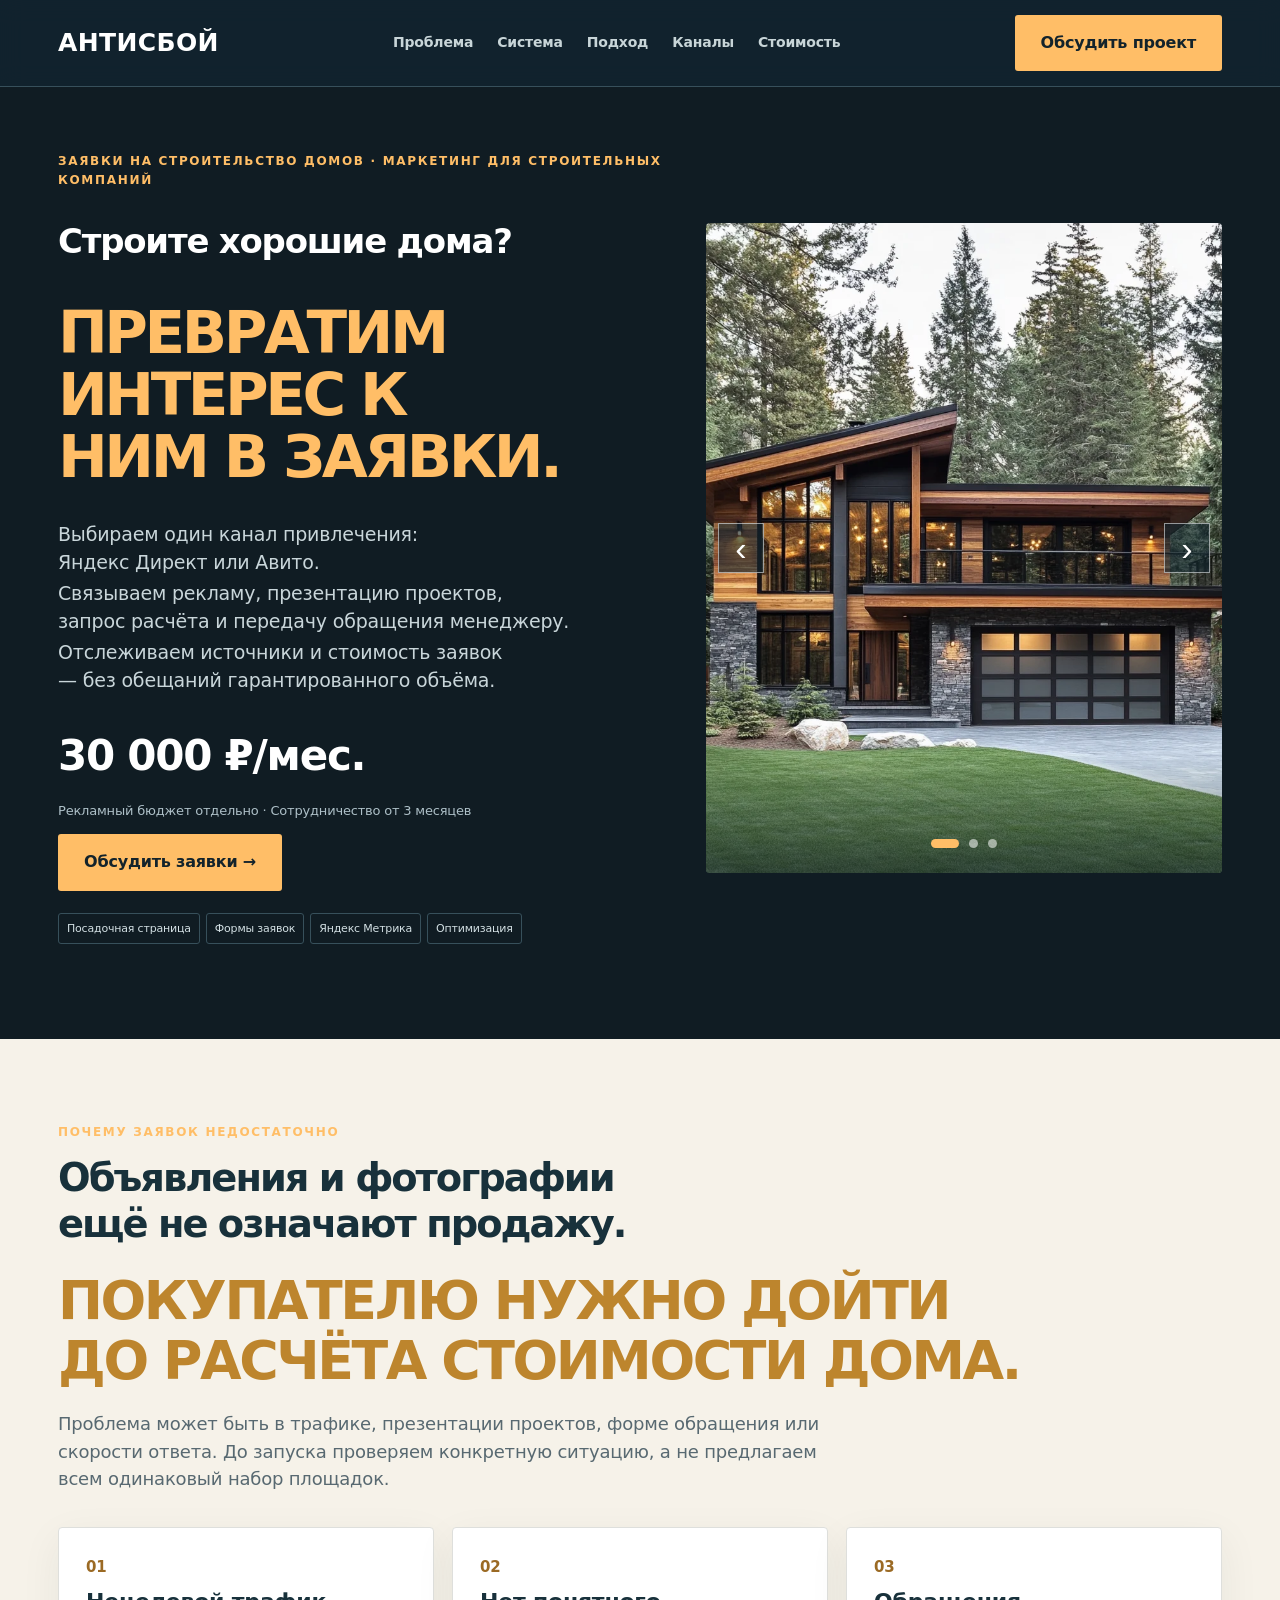
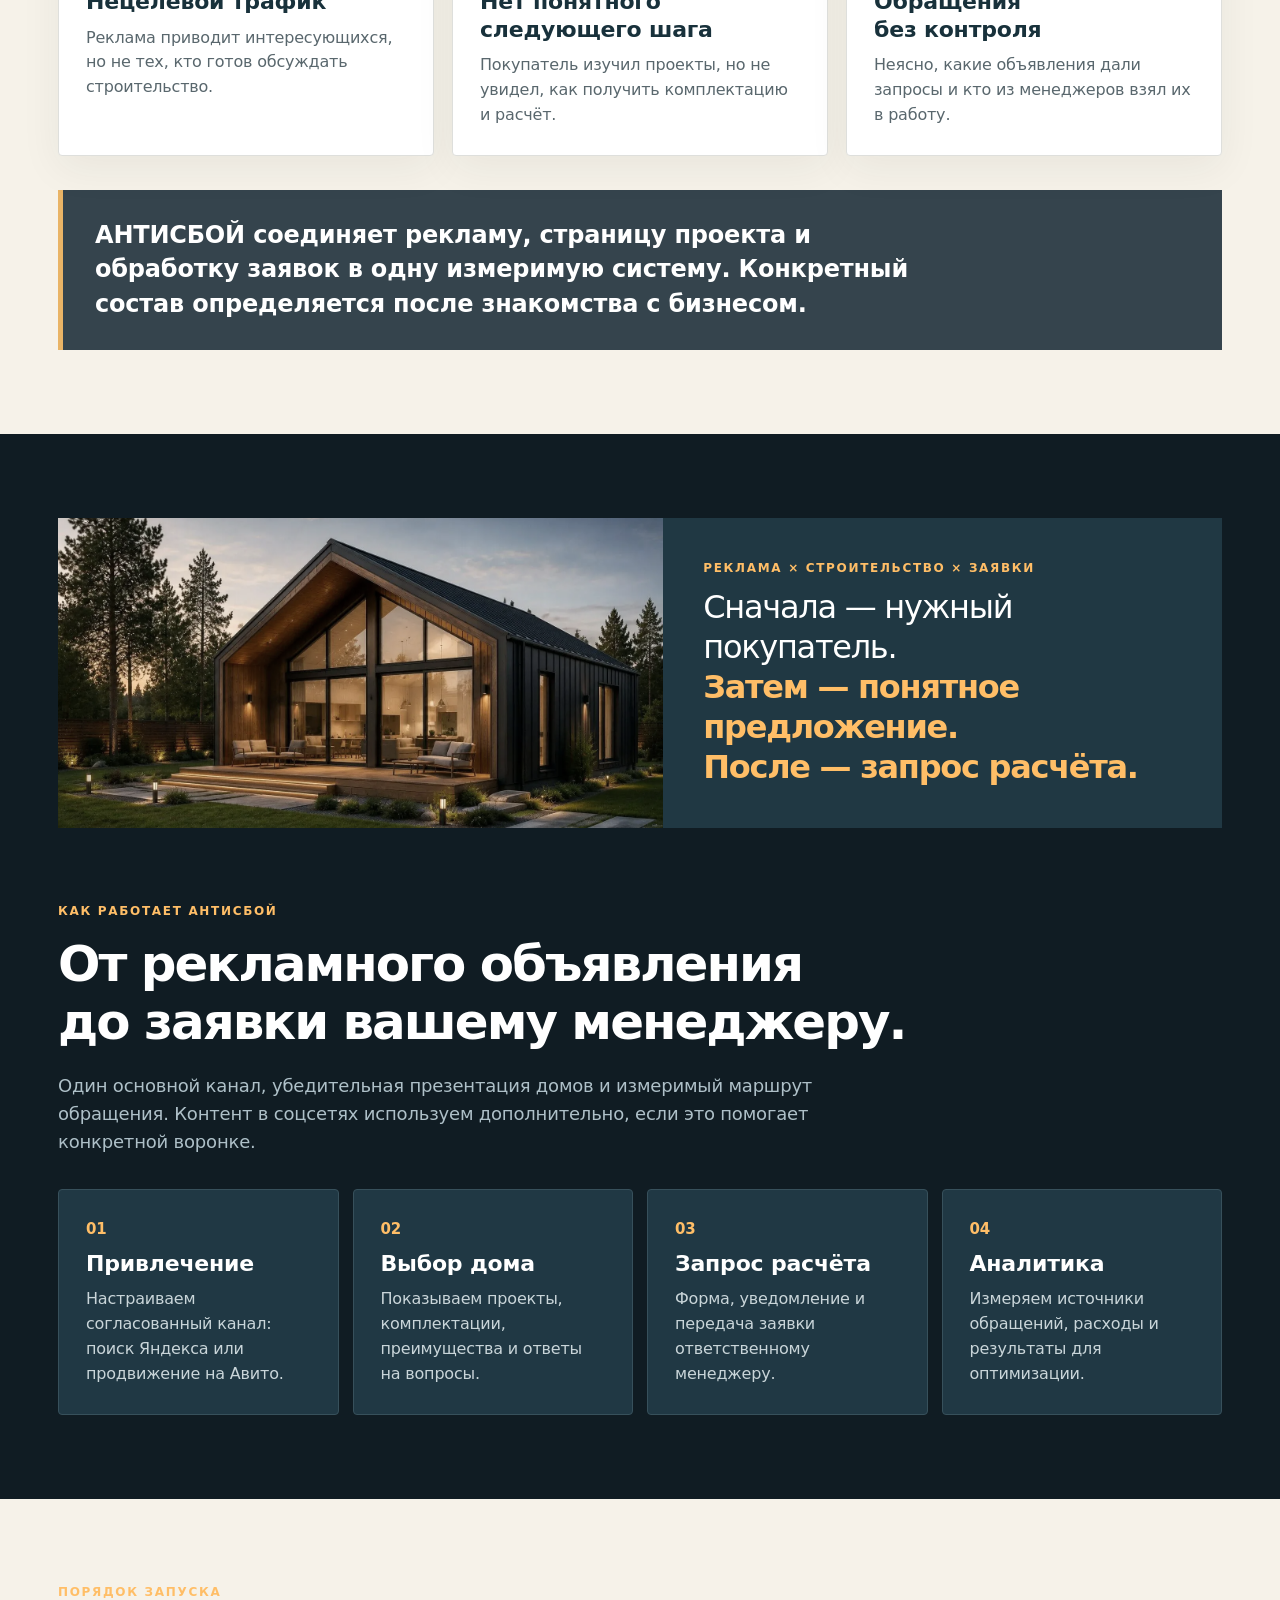
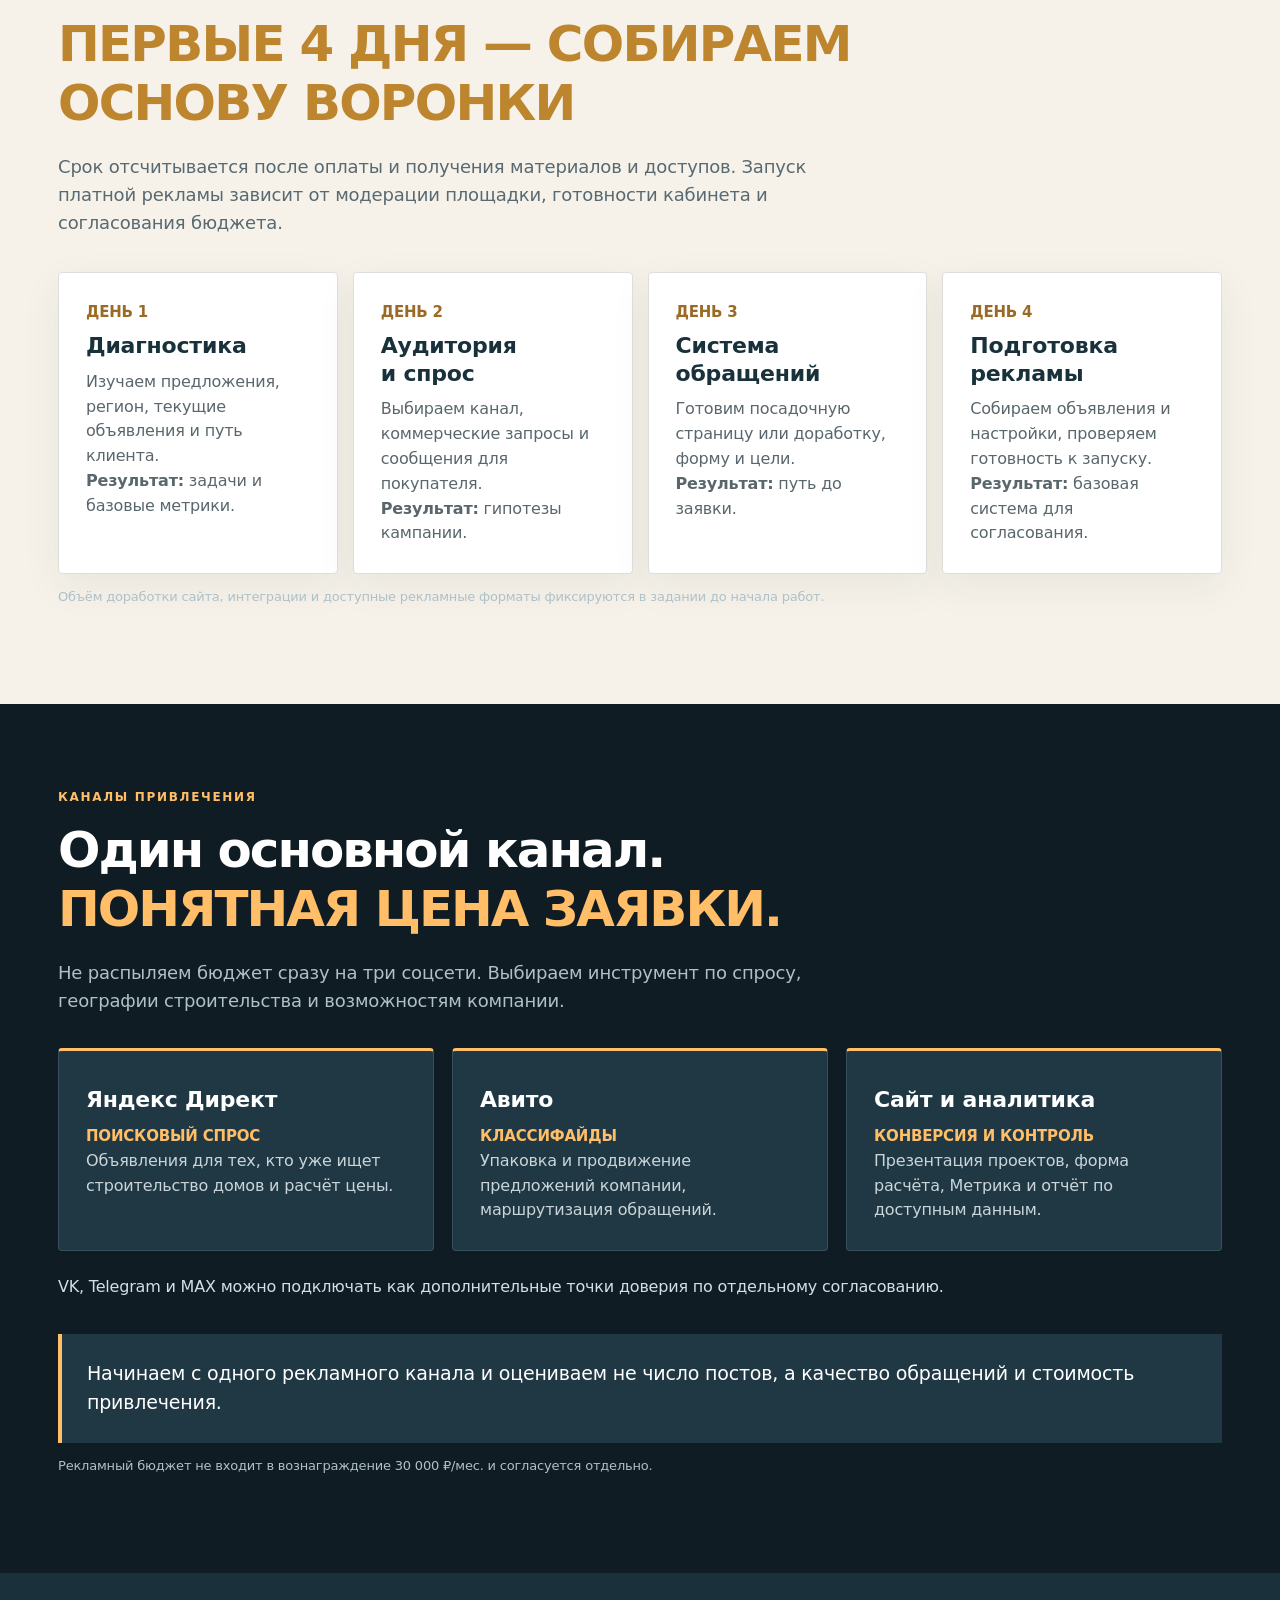
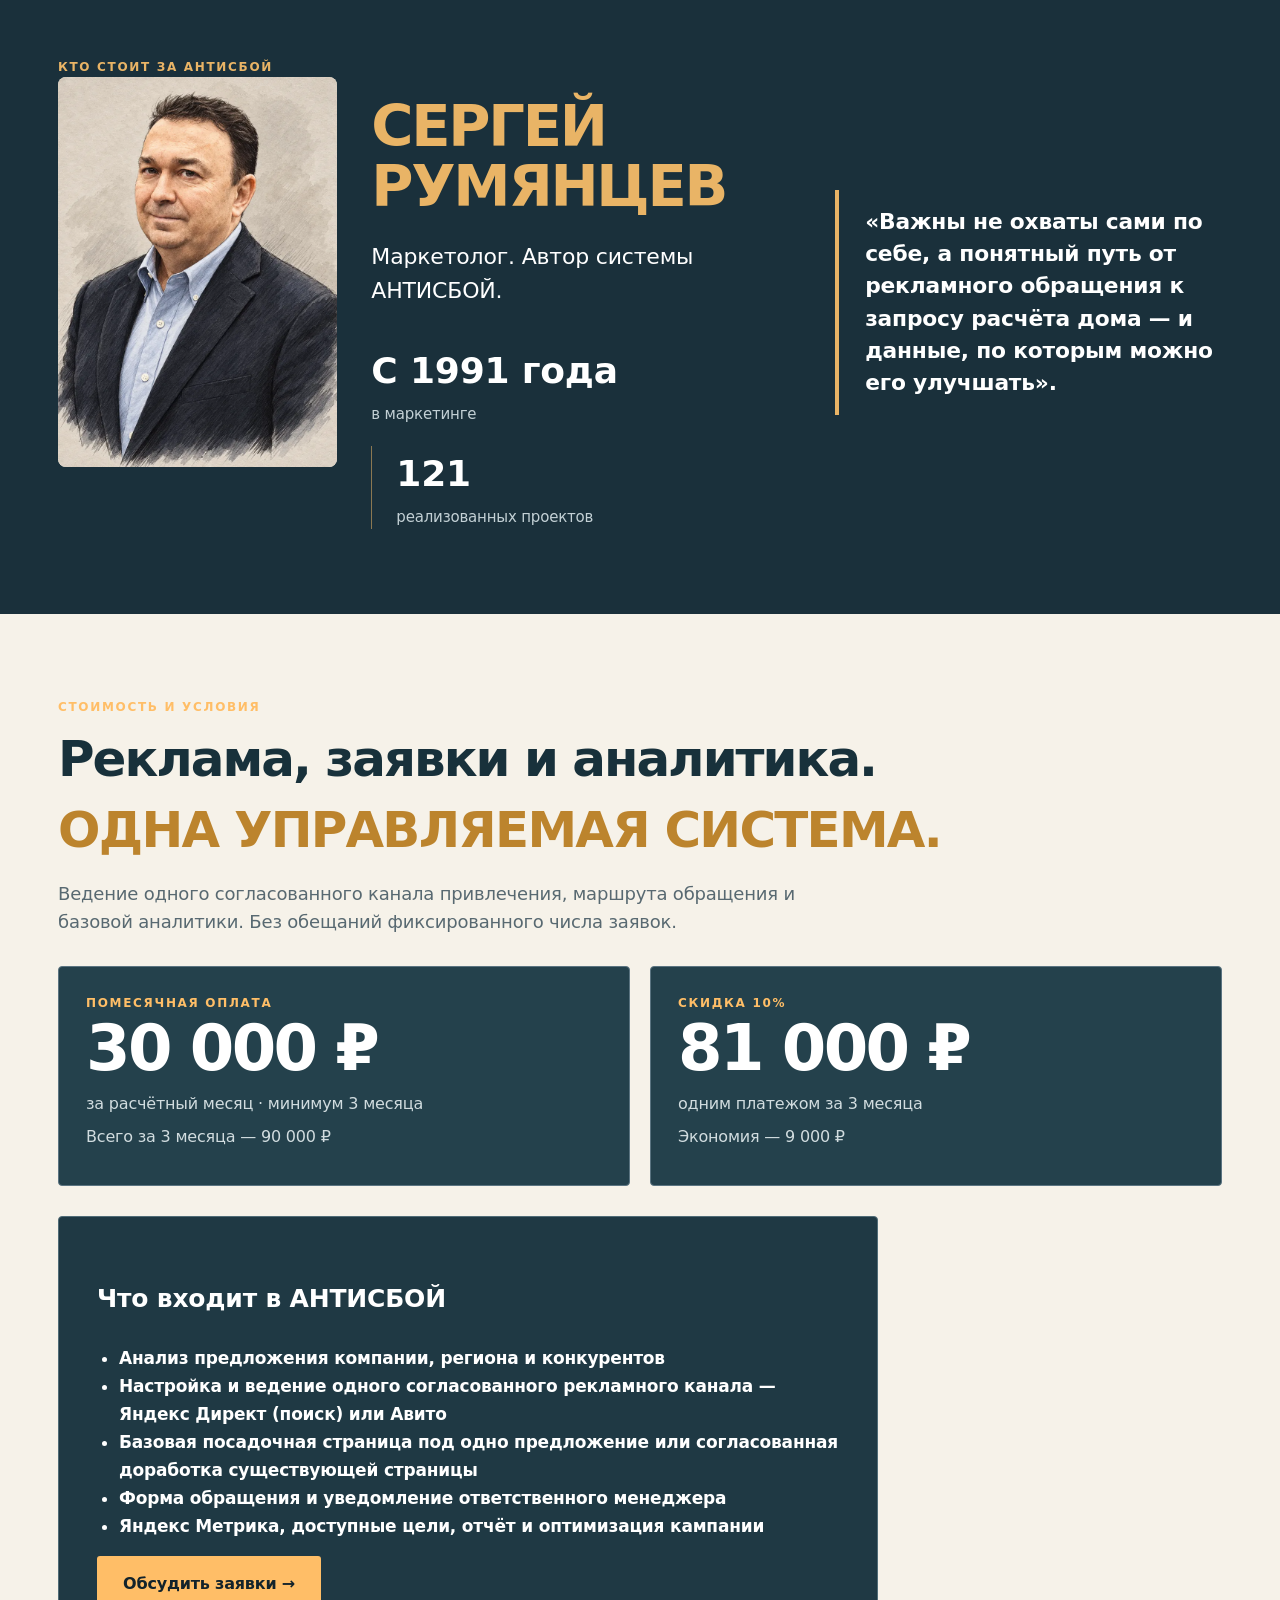
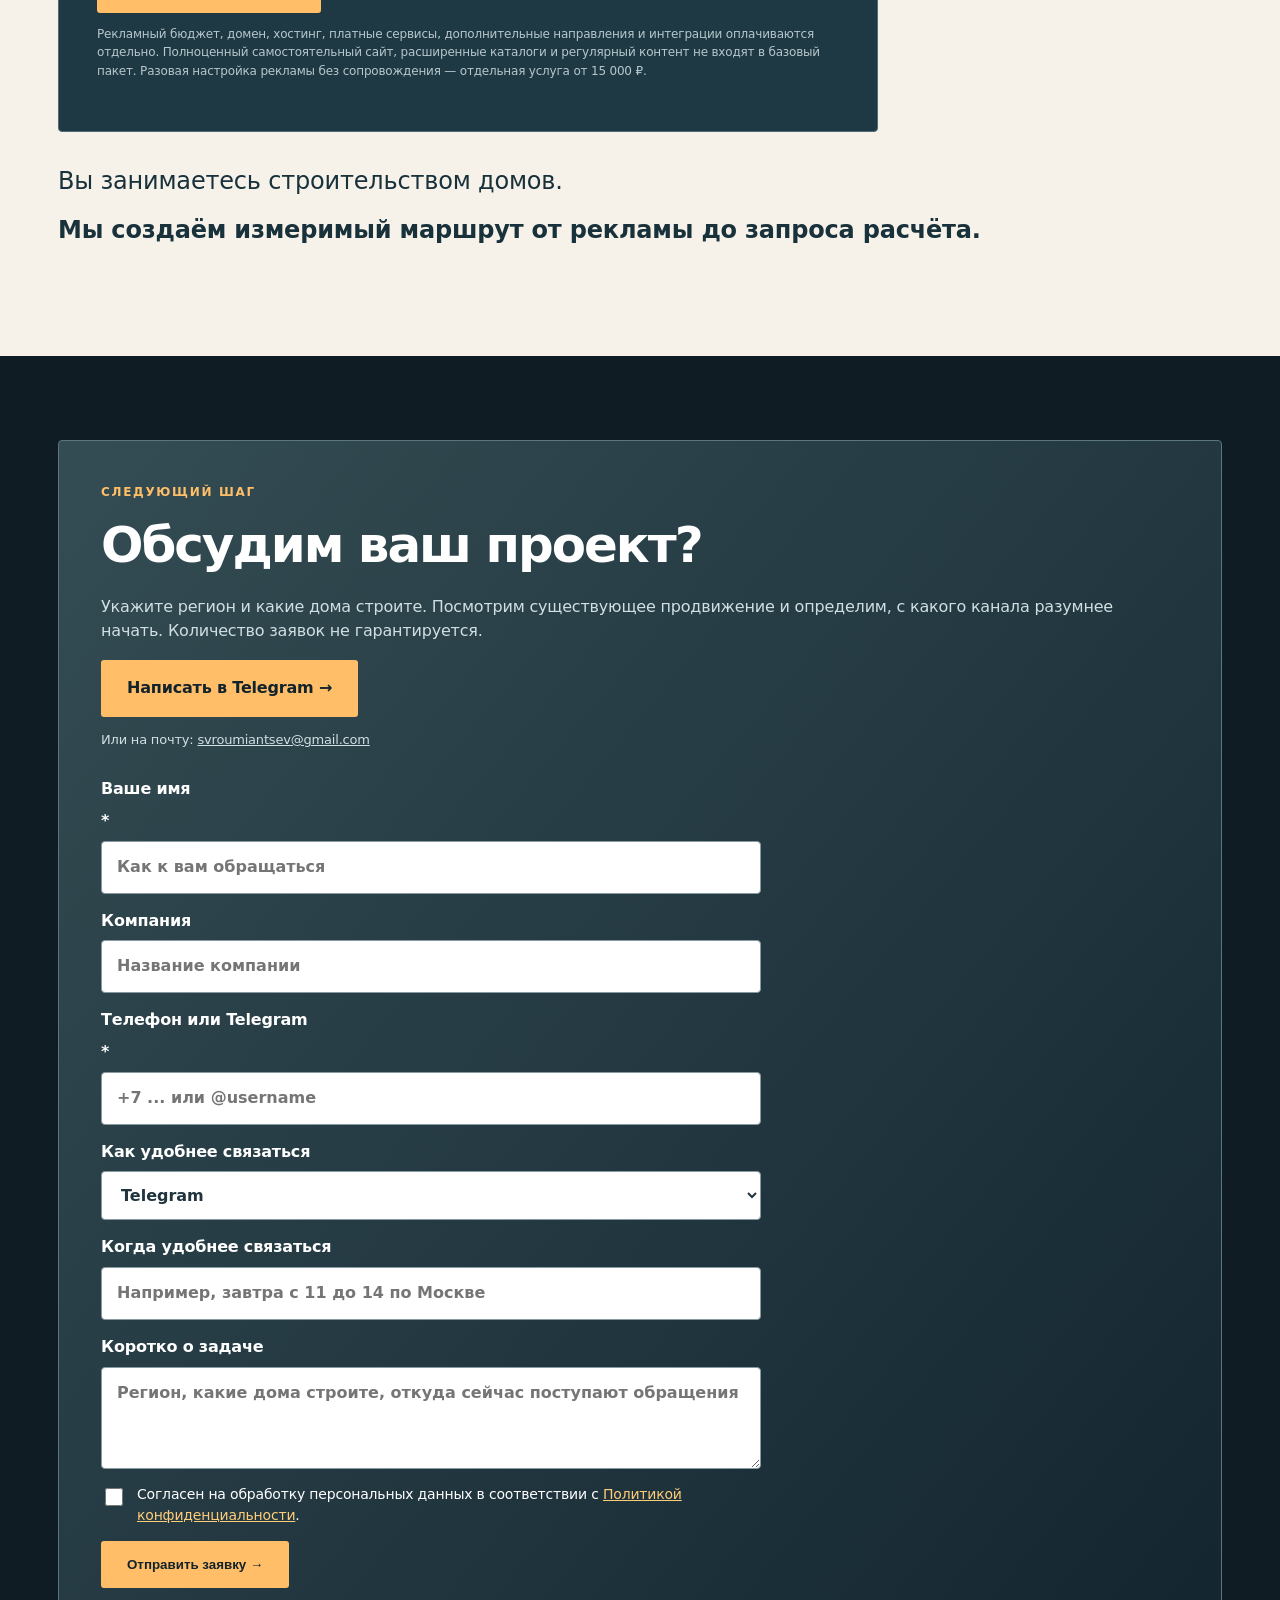
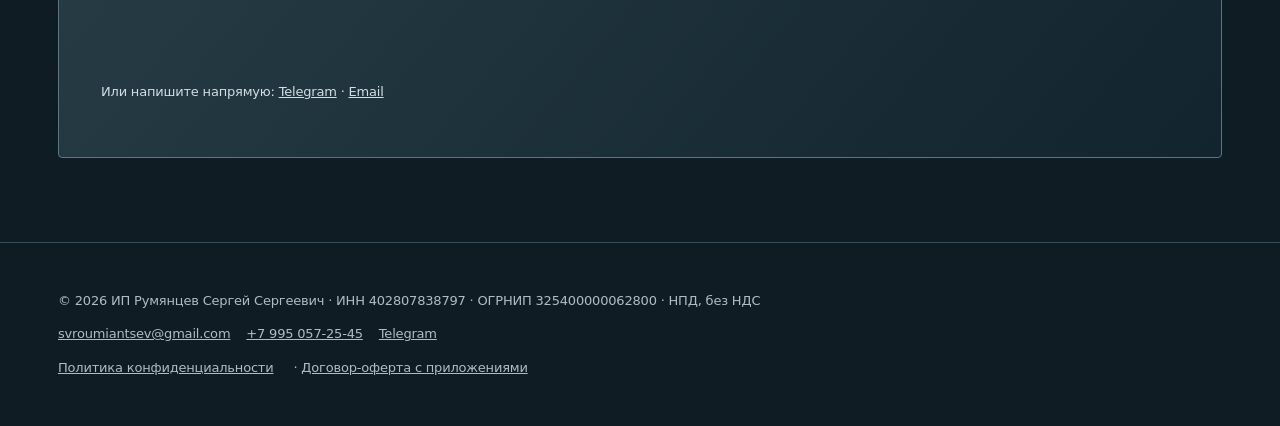
<file: index.html>
<!doctype html>
<html lang="ru"><head><meta name="yandex-verification" content="2708bbfb1cf5a9b8" /><meta charset="utf-8"><meta name="viewport" content="width=device-width,initial-scale=1"><title>АНТИСБОЙ — заявки на строительство домов: реклама и аналитика</title><meta name="description" content="Привлечение и контроль заявок на строительство домов: один рекламный канал, посадочная страница, формы и аналитика. АНТИСБОЙ — от 30 000 ₽/мес., рекламный бюджет отдельно."><link rel="canonical" href="https://antisboy.ru/"><meta name="robots" content="index,follow,max-image-preview:large"><meta property="og:type" content="website"><meta property="og:locale" content="ru_RU"><meta property="og:site_name" content="АНТИСБОЙ"><meta property="og:title" content="АНТИСБОЙ — заявки на строительство домов"><meta property="og:description" content="Реклама, посадочная страница, заявки и аналитика для строительных компаний. Первый этап — после согласования задачи и доступов."><meta property="og:url" content="https://antisboy.ru/"><meta name="twitter:card" content="summary"><meta name="theme-color" content="#12242e"><style>
:root{--bg:#12242e;--bg2:#1d3540;--cream:#f4f1e9;--muted:#aec0c8;--gold:#e9b466;--line:#37505b}*{box-sizing:border-box}html{scroll-behavior:smooth}body{margin:0;background:var(--bg);color:#fff;font:16px/1.55 system-ui,-apple-system,'Segoe UI',Arial,sans-serif}a{color:inherit}header{position:sticky;top:0;z-index:5;background:#12242ef0;border-bottom:1px solid var(--line);backdrop-filter:blur(12px)}.wrap{max-width:1140px;margin:auto;padding:0 28px}.top{height:76px;display:flex;align-items:center;justify-content:space-between;gap:20px}.brand{font-weight:900;letter-spacing:.09em;font-size:20px;text-decoration:none}.nav{display:flex;gap:24px}.nav a{text-decoration:none;color:#c8d5d8;font-size:14px}.btn{background:var(--gold);color:#13232b;text-decoration:none;padding:15px 22px;border-radius:7px;display:inline-block;font-weight:800;border:0;cursor:pointer}.btn.alt{background:transparent;color:#fff;border:1px solid #8299a4}.hero{min-height:730px;display:grid;grid-template-columns:1.15fr .85fr;align-items:center;gap:55px;padding-top:84px;padding-bottom:95px}.eyebrow{color:var(--gold);text-transform:uppercase;letter-spacing:.16em;font-size:12px;font-weight:800}.hero h1{font-size:clamp(38px,5vw,69px);line-height:1.08;letter-spacing:-.045em;margin:25px 0}.gold{color:var(--gold)}.lead{color:#c9d6da;font-size:20px}.hero-art{border:1px solid #51707b;border-radius:14px;aspect-ratio:4/5;overflow:hidden;position:relative;background:linear-gradient(160deg,#334e50 0%,#1e353b 50%,#091b24 100%);box-shadow:0 30px 70px #06101890}.house{position:absolute;inset:32% 8% 12%;background:linear-gradient(180deg,#475d65 0 22%,#1b2a2e 22% 100%);clip-path:polygon(0 22%,48% 0,100% 22%,100% 100%,0 100%);border-bottom:15px solid #10252e}.house:before{content:"";position:absolute;top:40%;left:10%;width:80%;height:40%;background:repeating-linear-gradient(90deg,#d8b777 0 16%,#273d48 16% 21%);box-shadow:0 0 40px #ecc27950}.art-note{position:absolute;bottom:24px;left:25px;background:#12242ee3;padding:12px 16px;font-size:13px;border-left:3px solid var(--gold)}.price{font-size:35px;font-weight:850;letter-spacing:-.03em;margin:25px 0 0}.small{color:var(--muted);font-size:13px}.chips{display:flex;flex-wrap:wrap;gap:10px;margin-top:22px}.chips span{border:1px solid var(--line);border-radius:20px;padding:6px 12px;font-size:13px;color:#d3e0e4}section{padding:84px 0}section h2{font-size:clamp(29px,3.3vw,44px);line-height:1.18;letter-spacing:-.025em;margin:14px 0 20px}.sub{color:var(--muted);font-size:18px;max-width:780px}.light{background:var(--cream);color:#18313b}.light .sub{color:#586971}.grid3{display:grid;grid-template-columns:repeat(3,1fr);gap:18px;margin-top:34px}.grid4{display:grid;grid-template-columns:repeat(4,1fr);gap:14px;margin-top:33px}.tile{padding:27px;border:1px solid var(--line);border-radius:10px;background:#203844}.light .tile{background:#fff;border-color:#dedfdc}.tile h3{margin:8px 0 10px;font-size:21px;line-height:1.25}.tile p{margin:0;color:#c9d5d9}.light .tile p{color:#59676d}.n{color:var(--gold);font-weight:900;font-size:15px}.light .n{color:#9b6a24}.statement{margin-top:34px;padding:25px;background:#203844;border-left:4px solid var(--gold);font-size:19px}.steps{display:grid;grid-template-columns:repeat(4,1fr);gap:15px;margin-top:35px}.steps .tile{min-height:250px}.mini{font-size:13px;color:var(--muted)}.channel{border-top:3px solid var(--gold)}.plans{display:grid;grid-template-columns:1fr 1fr;gap:20px;margin:30px 0}.plan{background:#24414c;border:1px solid #5b7481;padding:27px;border-radius:10px}.plan strong{font-size:38px}.plan p{color:#d1dcdf;margin:8px 0}.offer{max-width:820px;background:#1f3944;border:1px solid #506c77;padding:38px;border-radius:15px}.offer ul{padding-left:22px;line-height:2}.offer .fine{font-size:12px;color:#b6c7cc}.faq{display:grid;grid-template-columns:1fr 1fr;gap:22px}.contact{background:linear-gradient(130deg,#344c53,#12242e);padding:42px;border-radius:14px;border:1px solid #5b7581}.contact p{color:#d0dfe2}footer{border-top:1px solid var(--line);padding:35px 0;color:#aebdc4;font-size:13px}footer a{margin-right:16px}.notice{padding:12px;background:#e9b466;color:#1b2c33;text-align:center;font-size:13px;font-weight:700}.consent{display:flex;gap:10px;align-items:flex-start;font-size:13px;color:#d0dfe2;margin-top:16px}.consent input{margin-top:4px}.form{display:grid;gap:12px;margin-top:20px}.form input,.form textarea{width:100%;background:#102733;color:white;border:1px solid #708894;border-radius:6px;padding:13px;font:inherit}.form button:disabled{opacity:.5;cursor:not-allowed}@media(max-width:800px){.nav{display:none}.hero{grid-template-columns:1fr;padding-top:46px}.hero-art{aspect-ratio:16/10}.grid3,.grid4,.steps,.plans,.faq{grid-template-columns:1fr}section{padding:58px 0}.wrap{padding:0 19px}.top{height:65px}.hero h1{font-size:39px}}

/* Editorial upgrade — original design inspired by the clarity of US home-builder agency sites */
:root{--bg:#101c23;--bg2:#1a303c;--gold:#ffbe67;--cream:#f6f2e9}
body{font-family:Inter,system-ui,-apple-system,"Segoe UI",Arial,sans-serif;letter-spacing:-.012em}
.wrap{max-width:1220px}.top{height:86px}.brand{font-size:25px;letter-spacing:.015em}.nav a{font-weight:600}
.btn{border-radius:3px;padding:16px 26px;transition:transform .2s,background .2s}.btn:hover{transform:translateY(-2px);background:#ffd193}
.hero{grid-template-columns:1.06fr .94fr;gap:35px;min-height:750px;padding-top:65px}
.hero h1{font-size:clamp(47px,5.3vw,76px);line-height:1.035;letter-spacing:-.058em;margin:30px 0}
.hero .lead{max-width:570px;line-height:1.58}
.eyebrow{letter-spacing:.14em}
.hero-photo{position:relative;margin:0;height:660px;overflow:hidden;border-radius:3px;background:#30434a}
.hero-photo:before{content:"";position:absolute;inset:0;background:linear-gradient(180deg,transparent 58%,#08151ed9);z-index:1}
.hero-photo img{width:100%;height:100%;object-fit:cover;object-position:50% 50%;display:block;filter:saturate(.78) contrast(1.07)}
.hero-photo figcaption{position:absolute;bottom:28px;left:25px;right:25px;z-index:2;display:flex;justify-content:space-between;align-items:center;gap:10px;font-size:12px;font-weight:750;letter-spacing:.09em}
.photo-label{color:#fff}.photo-number{color:#ffcc85}
.chips span{border-radius:3px}.tile{border-radius:4px}.tile h3{font-size:22px}
section h2{font-size:clamp(33px,3.9vw,52px);letter-spacing:-.04em;max-width:1010px}
.editorial-band{display:grid;grid-template-columns: 52% 48%;background:#203843;min-height:290px;margin-bottom:74px;overflow:hidden}
.editorial-band>img{width:100%;height:310px;object-fit:cover;filter:saturate(.75)}
.editorial-band>div{display:flex;flex-direction:column;justify-content:center;padding:30px 40px}
.editorial-band p{font-size:clamp(23px,2.5vw,34px);line-height:1.25;letter-spacing:-.04em;margin:10px 0 0}
.editorial-band strong{color:var(--gold)}
.light .tile{box-shadow:0 12px 40px #192b3210}.price{font-size:42px}
.plan{border-radius:4px}.offer{border-radius:4px}.contact{border-radius:4px}
@media(max-width:900px){.hero{grid-template-columns:1fr;padding-top:44px}.hero-photo{height:440px}.editorial-band{grid-template-columns:1fr}.editorial-band>img{height:250px}.editorial-band>div{padding:26px}}
@media(max-width:600px){.top{height:68px}.brand{font-size:22px}.hero h1{font-size:clamp(37px,10vw,51px)}.hero-photo{height:370px}.editorial-band{margin-bottom:45px}.hero{gap:30px}.hero .lead{font-size:18px}}

/* First-screen composition, October 2026 */
.hero{grid-template-columns:minmax(0,1.08fr) minmax(0,.92fr);gap:42px;min-height:780px;align-items:center}
.hero-copy{min-width:0}
.hero h1{margin:32px 0 32px;line-height:1.11}
.hero-premise{display:block;font-size:clamp(25px,2.65vw,37px);font-weight:650;line-height:1.24;letter-spacing:-.035em;max-width:620px}
.hero-impact{display:block;color:var(--gold);font-size:clamp(42px,4.65vw,66px);font-weight:900;line-height:1.04;letter-spacing:-.058em;margin-top:39px;max-width:670px}
.hero-offer{display:flex;flex-direction:column;gap:3px;margin:0 0 28px;line-height:1.48!important;font-size:clamp(16px,1.55vw,19px)!important;max-width:660px!important}
.hero-offer span{display:block}
.house-gallery{display:grid;grid-template-columns:1fr 1fr;grid-template-rows:minmax(320px,1.9fr) minmax(170px,1fr) auto;gap:11px;min-width:0;align-self:stretch;padding:44px 0 30px}
.house-gallery figure{margin:0;position:relative;overflow:hidden;border-radius:3px;background:#344a54;min-height:0}
.house-gallery-main{grid-column:1/-1}
.house-gallery img{display:block;width:100%;height:100%;object-fit:cover;filter:saturate(.83) contrast(1.04);transition:transform .5s}
.house-gallery figure:hover img{transform:scale(1.025)}
.house-gallery figcaption{position:absolute;bottom:0;left:0;right:0;padding:30px 15px 12px;background:linear-gradient(transparent,#07151abb);font-size:11px;color:#fff;font-weight:800;letter-spacing:.085em}
.gallery-note{grid-column:1/-1;color:#aebfc8;font-size:11px;margin:0;text-align:right}
@media(max-width:1050px){.hero{grid-template-columns:1fr;gap:10px}.house-gallery{padding:10px 0 24px;grid-template-rows:340px 180px auto}.hero-impact{font-size:clamp(45px,7vw,70px)}}
@media(max-width:600px){.hero-premise{font-size:26px}.hero-impact{font-size:clamp(40px,10vw,56px);margin-top:32px}.hero h1{margin:24px 0 29px}.hero-offer{font-size:16px!important;gap:10px}.house-gallery{grid-template-rows:230px 140px auto;gap:7px}.house-gallery figcaption{font-size:9px;padding:24px 9px 8px}}
/* Three-image hero slider */
.hero-slider{height:650px;position:relative;overflow:hidden;border-radius:4px;background:#273d47;isolation:isolate;align-self:center;min-width:0}
.hero-slides,.hero-slide{position:absolute;inset:0;margin:0}
.hero-slide{opacity:0;transition:opacity .65s ease;pointer-events:none}
.hero-slide.active{opacity:1;z-index:1;pointer-events:auto}
.hero-slide img{display:block;width:100%;height:100%;object-fit:cover}
.hero-slider:after{content:"";position:absolute;bottom:0;left:0;right:0;height:120px;background:linear-gradient(transparent,#0c1a2299);pointer-events:none;z-index:2}
.slide-arrow{position:absolute;top:50%;transform:translateY(-50%);z-index:3;border:1px solid #fff8;background:#12263099;color:#fff;font-size:34px;line-height:1;width:46px;height:50px;cursor:pointer}
.slide-arrow:hover{background:#122630e8}.slide-arrow.prev{left:12px}.slide-arrow.next{right:12px}
.slide-dots{position:absolute;left:0;right:0;bottom:25px;display:flex;justify-content:center;gap:10px;z-index:3}
.slide-dots button{width:9px;height:9px;border:0;border-radius:50%;padding:0;background:#ffffff8c;cursor:pointer}
.slide-dots button.active{width:28px;border-radius:9px;background:#ffbe67}
@media(max-width:1050px){.hero-slider{height:460px;align-self:stretch}}
@media(max-width:600px){.hero-slider{height:335px}.slide-arrow{height:42px;width:36px}}
@media(prefers-reduced-motion:reduce){.hero-slide{transition:none}}
.problem-headline{display:flex;flex-direction:column;gap:24px;max-width:1120px!important}.problem-intro{font-size:clamp(28px,3vw,41px);font-weight:650;color:#18313b;line-height:1.2}.problem-accent{font-size:clamp(34px,4.2vw,56px);font-weight:900;letter-spacing:-.045em;line-height:1.1;color:#bd852d}.problem-statement{background:#35444d!important;border-left:5px solid #e9b466!important;color:#fff!important;font-size:clamp(18px,2vw,24px)!important;font-weight:750;line-height:1.45;padding:28px 32px!important}.problem-statement strong{color:#fff}@media(max-width:600px){.problem-headline{gap:19px}.problem-statement{padding:22px!important}}
/* Prevent orphaned short prepositions and improve headline line breaks */
h1,h2,h3,.problem-statement,.hero-offer{text-wrap:balance}
.process-headline-accent{color:#bd852d;font-weight:900;letter-spacing:-.035em;display:block}.channel-accent{color:#ffbe67;font-weight:900}.other-platforms{color:#d1e0e5;margin:24px 0 0;font-size:16px}.price-title-accent{display:block;color:#bc842d;font-weight:900;margin-top:12px;letter-spacing:-.035em}.plans .plan strong{display:block;color:#fff;font-size:clamp(45px,5vw,66px);font-weight:900;line-height:1.12;letter-spacing:-.04em}.offer h3,.offer li{color:#fff}.offer h3{font-weight:850;font-size:25px}.offer li{font-size:17px;font-weight:550;line-height:1.65}.price-closing{margin-top:32px;font-size:clamp(18px,2vw,24px);line-height:1.45}.price-closing strong{display:block;margin-top:15px;font-weight:850;max-width:1050px}@media(max-width:600px){.plans .plan strong{font-size:47px}.offer li{font-size:16px}}
.author-section{background:#1a303b;color:#fff;padding:85px 0}.author-section .eyebrow{color:#e9b466}.author-layout{display:grid;grid-template-columns:1.1fr .9fr;gap:60px;align-items:center}.author-title{font-size:clamp(34px,4.5vw,58px);line-height:1.05;letter-spacing:-.04em;font-weight:900;color:#e9b466;margin:20px 0}.author-subtitle{font-size:22px;color:#fff}.author-facts{display:flex;gap:45px;flex-wrap:wrap;margin-top:35px}.author-facts div{display:flex;flex-direction:column;gap:4px}.author-facts strong{font-size:clamp(25px,3vw,36px);font-weight:850;color:#fff}.author-facts span{color:#c3d0d5;font-size:15px}.author-quote{border-left:4px solid #e9b466;padding:16px 0 16px 26px;margin:0;font-size:clamp(19px,2vw,25px);font-weight:650;line-height:1.48;color:#fff}@media(max-width:750px){.author-section{padding:60px 0}.author-layout{grid-template-columns:1fr;gap:35px}.author-facts{gap:24px}}
.author-layout{grid-template-columns:minmax(190px,.65fr) minmax(240px,1fr) minmax(220px,.9fr);gap:34px}.author-portrait{overflow:hidden;border-radius:8px;background:#eee8dd;align-self:stretch;max-height:390px}.author-portrait img{display:block;width:100%;height:100%;object-fit:cover;object-position:center 15%}.author-details{min-width:0}.author-facts{gap:20px}.author-quote{font-size:clamp(17px,1.7vw,23px)}@media(max-width:950px){.author-layout{grid-template-columns:minmax(180px,.65fr) 1fr}.author-quote{grid-column:1/-1}.author-portrait{max-height:430px}}@media(max-width:600px){.author-layout{grid-template-columns:1fr}.author-portrait{max-width:340px;max-height:425px}.author-quote{grid-column:auto}}
.author-facts>div+div{border-left:1px solid rgba(233,180,102,.55);padding-left:24px}@media(max-width:600px){.author-facts>div+div{padding-left:18px}}
.lead-form{display:grid;gap:15px;max-width:660px;margin:27px 0}.lead-form label{display:grid;gap:7px;font-weight:650;color:#fff}.lead-form input:not([type=checkbox]),.lead-form textarea,.lead-form select{width:100%;padding:13px 15px;border:1px solid #8999a1;border-radius:4px;background:#fff;color:#20343e;font:inherit}.lead-form .lead-consent{display:flex;align-items:flex-start;gap:11px;font-size:14px;line-height:1.5;font-weight:400}.lead-consent input{margin-top:4px;width:18px;height:18px;flex-shrink:0}.lead-form .lead-consent a{color:#ffcc79}.lead-hp{position:absolute;left:-99999px;height:0;overflow:hidden}.lead-form button{justify-self:start}.lead-form button:disabled{opacity:.65;cursor:wait}#lead-status{min-height:20px;font-weight:600}
.hero .chips{flex-wrap:nowrap;gap:6px;max-width:100%}.hero .chips span{font-size:11px;white-space:nowrap;padding:6px 8px;flex:0 0 auto}@media(max-width:1050px){.hero .chips{flex-wrap:wrap}.hero .chips span{font-size:12px}}@media(min-width:1051px) and (max-width:1200px){.hero .chips span{font-size:10px;padding:6px 6px}}
</style><script>(function(m,e,t,r,i,k,a){m[i]=m[i]||function(){(m[i].a=m[i].a||[]).push(arguments)};m[i].l=1*new Date();k=e.createElement(t);a=e.getElementsByTagName(t)[0];k.async=1;k.src=r;a.parentNode.insertBefore(k,a)})(window,document,"script","https://mc.yandex.ru/metrika/tag.js","ym");ym(113901349,"init",{clickmap:true,trackLinks:true,accurateTrackBounce:true,webvisor:false});</script>
</head><body>

<header><div class="wrap top"><a class="brand" href="#top">АНТИСБОЙ</a><nav class="nav"><a href="#problems">Проблема</a><a href="#system">Система</a><a href="#process">Подход</a><a href="#channels">Каналы</a><a href="#price">Стоимость</a></nav><a href="#contact" class="btn">Обсудить проект</a></div></header>
<main>
<div class="wrap"><section class="hero" id="top"><div class="hero-copy"><div class="eyebrow">Заявки на строительство домов · маркетинг для строительных компаний</div><h1><span class="hero-premise">Строите хорошие дома?</span><span class="hero-impact">ПРЕВРАТИМ ИНТЕРЕС К НИМ В ЗАЯВКИ.</span></h1><p class="lead hero-offer"><span>Выбираем один канал привлечения: Яндекс Директ или Авито.</span><span>Связываем рекламу, презентацию проектов, запрос расчёта и передачу обращения менеджеру.</span><span>Отслеживаем источники и стоимость заявок — без обещаний гарантированного объёма.</span></p><p class="price">30 000 ₽/мес.</p><p class="small">Рекламный бюджет отдельно · Сотрудничество от 3 месяцев</p><a class="btn" href="#contact">Обсудить заявки →</a><div class="chips"><span>Посадочная страница</span><span>Формы заявок</span><span>Яндекс Метрика</span><span>Оптимизация</span></div></div><div class="hero-slider" aria-label="Фотографии загородных домов" tabindex="0"><div class="hero-slides"><figure class="hero-slide active"><img src="assets/antisboy-house-1.webp" alt="Современный загородный дом в лесу" fetchpriority="high"></figure><figure class="hero-slide"><img src="assets/antisboy-house-2.webp" alt="Современный барнхаус с панорамными окнами" loading="lazy"></figure><figure class="hero-slide"><img src="assets/antisboy-house-3.webp" alt="Современный двухэтажный загородный дом" loading="lazy"></figure></div><button class="slide-arrow prev" type="button" aria-label="Предыдущая фотография">‹</button><button class="slide-arrow next" type="button" aria-label="Следующая фотография">›</button><div class="slide-dots" aria-label="Выбор фотографии"><button class="active" type="button" aria-label="Фотография 1" aria-current="true"></button><button type="button" aria-label="Фотография 2"></button><button type="button" aria-label="Фотография 3"></button></div></div></section></div>
<section class="light" id="problems"><div class="wrap"><div class="eyebrow">Почему заявок недостаточно</div><h2 class="problem-headline"><span class="problem-intro">Объявления и фотографии ещё не означают продажу.</span><span class="problem-accent">ПОКУПАТЕЛЮ НУЖНО ДОЙТИ ДО РАСЧЁТА СТОИМОСТИ ДОМА.</span></h2><p class="sub">Проблема может быть в трафике, презентации проектов, форме обращения или скорости ответа. До запуска проверяем конкретную ситуацию, а не предлагаем всем одинаковый набор площадок.</p><div class="grid3"><div class="tile"><span class="n">01</span><h3>Нецелевой трафик</h3><p>Реклама приводит интересующихся, но не тех, кто готов обсуждать строительство.</p></div><div class="tile"><span class="n">02</span><h3>Нет понятного следующего шага</h3><p>Покупатель изучил проекты, но не увидел, как получить комплектацию и расчёт.</p></div><div class="tile"><span class="n">03</span><h3>Обращения без контроля</h3><p>Неясно, какие объявления дали запросы и кто из менеджеров взял их в работу.</p></div></div><div class="statement problem-statement">АНТИСБОЙ соединяет <strong>рекламу, страницу проекта и обработку заявок</strong> в одну измеримую систему. Конкретный состав определяется после знакомства с бизнесом.</div></div></section>
<section id="system"><div class="wrap"><div class="editorial-band"><img src="assets/antisboy-house-2.webp" loading="lazy" alt="Загородный дом с современной архитектурой"><div><span class="eyebrow">РЕКЛАМА × СТРОИТЕЛЬСТВО × ЗАЯВКИ</span><p>Сначала — нужный покупатель.<br><strong>Затем — понятное предложение.<br>После — запрос расчёта.</strong></p></div></div><div class="eyebrow">Как работает АНТИСБОЙ</div><h2>От рекламного объявления<br>до заявки вашему менеджеру.</h2><p class="sub">Один основной канал, убедительная презентация домов и измеримый маршрут обращения. Контент в соцсетях используем дополнительно, если это помогает конкретной воронке.</p><div class="grid4"><article class="tile"><span class="n">01</span><h3>Привлечение</h3><p>Настраиваем согласованный канал: поиск Яндекса или продвижение на Авито.</p></article><article class="tile"><span class="n">02</span><h3>Выбор дома</h3><p>Показываем проекты, комплектации, преимущества и ответы на вопросы.</p></article><article class="tile"><span class="n">03</span><h3>Запрос расчёта</h3><p>Форма, уведомление и передача заявки ответственному менеджеру.</p></article><article class="tile"><span class="n">04</span><h3>Аналитика</h3><p>Измеряем источники обращений, расходы и результаты для оптимизации.</p></article></div></div></section>
<section class="light" id="process"><div class="wrap"><div class="eyebrow">Порядок запуска</div><h2><span class="process-headline-accent">ПЕРВЫЕ 4 ДНЯ — СОБИРАЕМ ОСНОВУ ВОРОНКИ</span></h2><p class="sub">Срок отсчитывается после оплаты и получения материалов и доступов. Запуск платной рекламы зависит от модерации площадки, готовности кабинета и согласования бюджета.</p><div class="steps"><article class="tile"><span class="n">ДЕНЬ 1</span><h3>Диагностика</h3><p>Изучаем предложения, регион, текущие объявления и путь клиента.</p><p><b>Результат:</b> задачи и базовые метрики.</p></article><article class="tile"><span class="n">ДЕНЬ 2</span><h3>Аудитория и спрос</h3><p>Выбираем канал, коммерческие запросы и сообщения для покупателя.</p><p><b>Результат:</b> гипотезы кампании.</p></article><article class="tile"><span class="n">ДЕНЬ 3</span><h3>Система обращений</h3><p>Готовим посадочную страницу или доработку, форму и цели.</p><p><b>Результат:</b> путь до заявки.</p></article><article class="tile"><span class="n">ДЕНЬ 4</span><h3>Подготовка рекламы</h3><p>Собираем объявления и настройки, проверяем готовность к запуску.</p><p><b>Результат:</b> базовая система для согласования.</p></article></div><p class="mini">Объём доработки сайта, интеграции и доступные рекламные форматы фиксируются в задании до начала работ.</p></div></section>
<section id="channels"><div class="wrap"><div class="eyebrow">Каналы привлечения</div><h2>Один основной канал.<br><span class="channel-accent">ПОНЯТНАЯ ЦЕНА ЗАЯВКИ.</span></h2><p class="sub">Не распыляем бюджет сразу на три соцсети. Выбираем инструмент по спросу, географии строительства и возможностям компании.</p><div class="grid3"><article class="tile channel"><h3>Яндекс Директ</h3><span class="n">ПОИСКОВЫЙ СПРОС</span><p>Объявления для тех, кто уже ищет строительство домов и расчёт цены.</p></article><article class="tile channel"><h3>Авито</h3><span class="n">КЛАССИФАЙДЫ</span><p>Упаковка и продвижение предложений компании, маршрутизация обращений.</p></article><article class="tile channel"><h3>Сайт и аналитика</h3><span class="n">КОНВЕРСИЯ И КОНТРОЛЬ</span><p>Презентация проектов, форма расчёта, Метрика и отчёт по доступным данным.</p></article></div><p class="other-platforms">VK, Telegram и MAX можно подключать как дополнительные точки доверия по отдельному согласованию.</p><div class="statement">Начинаем с одного рекламного канала и оцениваем не число постов, а качество обращений и стоимость привлечения.</div><p class="small">Рекламный бюджет не входит в вознаграждение 30 000 ₽/мес. и согласуется отдельно.</p></div></section>
<section class="author-section" id="author"><div class="wrap"><div class="eyebrow">Кто стоит за АНТИСБОЙ</div><div class="author-layout"><div class="author-portrait"><img src="/assets/sergey-rumyantsev-portrait.webp" alt="Сергей Румянцев — автор системы АНТИСБОЙ. Иллюстрированный портрет" loading="lazy" width="840" height="1050"></div><div class="author-details"><h2 class="author-title">СЕРГЕЙ РУМЯНЦЕВ</h2><p class="author-subtitle">Маркетолог. Автор системы АНТИСБОЙ.</p><div class="author-facts"><div><strong>С 1991 года</strong><span>в маркетинге</span></div><div><strong>121</strong><span>реализованных проектов</span></div></div></div><blockquote class="author-quote">«Важны не охваты сами по себе, а понятный путь от рекламного обращения к запросу расчёта дома — и данные, по которым можно его улучшать».</blockquote></div></div></section>
<section class="light" id="price"><div class="wrap"><div class="eyebrow">Стоимость и условия</div><h2>Реклама, заявки и аналитика.<br><span class="price-title-accent">ОДНА УПРАВЛЯЕМАЯ СИСТЕМА.</span></h2><p class="sub">Ведение одного согласованного канала привлечения, маршрута обращения и базовой аналитики. Без обещаний фиксированного числа заявок.</p><div class="plans"><div class="plan"><div class="eyebrow">Помесячная оплата</div><strong>30 000 ₽</strong><p>за расчётный месяц · минимум 3 месяца</p><p>Всего за 3 месяца — 90 000 ₽</p></div><div class="plan"><div class="eyebrow">Скидка 10%</div><strong>81 000 ₽</strong><p>одним платежом за 3 месяца</p><p>Экономия — 9 000 ₽</p></div></div><div class="offer"><h3>Что входит в АНТИСБОЙ</h3><ul><li>Анализ предложения компании, региона и конкурентов</li><li>Настройка и ведение одного согласованного рекламного канала — Яндекс Директ (поиск) или Авито</li><li>Базовая посадочная страница под одно предложение или согласованная доработка существующей страницы</li><li>Форма обращения и уведомление ответственного менеджера</li><li>Яндекс Метрика, доступные цели, отчёт и оптимизация кампании</li></ul><a class="btn" href="#contact">Обсудить заявки →</a><p class="fine">Рекламный бюджет, домен, хостинг, платные сервисы, дополнительные направления и интеграции оплачиваются отдельно. Полноценный самостоятельный сайт, расширенные каталоги и регулярный контент не входят в базовый пакет. Разовая настройка рекламы без сопровождения — отдельная услуга от 15 000 ₽.</p></div><p class="price-closing">Вы занимаетесь строительством домов.<br><strong>Мы создаём измеримый маршрут от рекламы до запроса расчёта.</strong></p></div></section>
<section id="contact"><div class="wrap"><div class="contact"><div class="eyebrow">Следующий шаг</div><h2>Обсудим ваш проект?</h2><p>Укажите регион и какие дома строите. Посмотрим существующее продвижение и определим, с какого канала разумнее начать. Количество заявок не гарантируется.</p><a class="btn" href="https://t.me/Svroum" target="_blank" rel="noopener noreferrer">Написать в Telegram →</a><p class="small">Или на почту: <a href="mailto:svroumiantsev@gmail.com">svroumiantsev@gmail.com</a></p><form id="lead-form" class="lead-form"><label>Ваше имя <span aria-hidden="true">*</span><input name="name" required minlength="2" maxlength="120" autocomplete="name" placeholder="Как к вам обращаться"></label><label>Компания<input name="company" maxlength="160" autocomplete="organization" placeholder="Название компании"></label><label>Телефон или Telegram <span aria-hidden="true">*</span><input name="contact" required minlength="5" maxlength="180" placeholder="+7 ... или @username"></label><label>Как удобнее связаться<select name="contact_method"><option value="Telegram">Telegram</option><option value="Телефонный звонок">Телефонный звонок</option><option value="WhatsApp">WhatsApp</option><option value="Электронная почта">Электронная почта</option></select></label><label>Когда удобнее связаться<input name="contact_time" maxlength="160" placeholder="Например, завтра с 11 до 14 по Москве"></label><label>Коротко о задаче<textarea name="details" maxlength="2000" rows="3" placeholder="Регион, какие дома строите, откуда сейчас поступают обращения"></textarea></label><label class="lead-consent"><input type="checkbox" name="consent" required> <span>Согласен на обработку персональных данных в соответствии с <a href="/privacy/" target="_blank" rel="noopener">Политикой конфиденциальности</a>.</span></label><div class="lead-hp" aria-hidden="true"><label>Сайт<input name="website" tabindex="-1" autocomplete="off"></label></div><button class="btn" type="submit">Отправить заявку →</button><p id="lead-status" role="status" aria-live="polite"></p></form><p class="small">Или напишите напрямую: <a href="https://t.me/Svroum" target="_blank" rel="noopener noreferrer">Telegram</a> · <a href="mailto:svroumiantsev@gmail.com">Email</a></p></div></div></section>
</main><footer><div class="wrap"><p>© 2026 ИП Румянцев Сергей Сергеевич · ИНН 402807838797 · ОГРНИП 325400000062800 · НПД, без НДС</p><p><a href="mailto:svroumiantsev@gmail.com">svroumiantsev@gmail.com</a><a href="tel:+79950572545">+7 995 057-25-45</a><a href="https://t.me/Svroum">Telegram</a></p><p><a href="/privacy/">Политика конфиденциальности</a> · <a href="/offer/">Договор-оферта с приложениями</a></p></div></footer><script>
(()=>{const el=document.querySelector('.hero-slider');if(!el)return;const slides=[...el.querySelectorAll('.hero-slide')];const dots=[...el.querySelectorAll('.slide-dots button')];let i=0;let timer;const show=n=>{i=(n+slides.length)%slides.length;slides.forEach((slide,k)=>slide.classList.toggle('active',k===i));dots.forEach((dot,k)=>{dot.classList.toggle('active',k===i);if(k===i)dot.setAttribute('aria-current','true');else dot.removeAttribute('aria-current')})};const stop=()=>clearInterval(timer);const play=()=>{stop();if(!window.matchMedia('(prefers-reduced-motion: reduce)').matches)timer=setInterval(()=>show(i+1),5500)};el.querySelector('.prev').addEventListener('click',()=>{show(i-1);play()});el.querySelector('.next').addEventListener('click',()=>{show(i+1);play()});dots.forEach((dot,k)=>dot.addEventListener('click',()=>{show(k);play()}));el.addEventListener('keydown',e=>{if(e.key==='ArrowLeft'||e.key==='ArrowRight'){e.preventDefault();show(i+(e.key==='ArrowLeft'?-1:1));play()}});el.addEventListener('mouseenter',stop);el.addEventListener('mouseleave',play);el.addEventListener('focusin',stop);el.addEventListener('focusout',play);document.addEventListener('visibilitychange',()=>document.hidden?stop():play());play()})();
</script><script>(()=>{const form=document.getElementById("lead-form");if(!form)return;const status=document.getElementById("lead-status");const button=form.querySelector('button[type="submit"]');let began=false;form.addEventListener("focusin",e=>{if(!began&&e.target.matches("input,textarea,select")){began=true;if(typeof ym==="function")ym(113901349,"reachGoal","lead_form_start")}});form.addEventListener("submit",async(e)=>{e.preventDefault();if(!form.reportValidity())return;button.disabled=true;status.textContent="Отправляем заявку…";const v=Object.fromEntries(new FormData(form).entries());try{const ctl=new AbortController();const timeout=setTimeout(()=>ctl.abort(),12000);let r;try{r=await fetch("https://typxvvoukgburdntbcpd.supabase.co/functions/v1/submit-lead",{method:"POST",headers:{"Content-Type":"application/json"},body:JSON.stringify({...v,consent:form.elements.consent.checked}),signal:ctl.signal})}finally{clearTimeout(timeout)}const result=await r.json();if(!r.ok||!result.ok)throw new Error(result.error||"Ошибка отправки");form.reset();began=false;status.textContent="Спасибо! Заявка отправлена. Мы свяжемся с вами.";if(typeof ym==="function")ym(113901349,"reachGoal","lead_submitted");}catch(err){status.textContent=(err.message||"Ошибка связи")+". Можно написать нам в Telegram: @Svroum."}finally{button.disabled=false}})})();</script><script>document.addEventListener("click",function(e){const a=e.target.closest('a[href^="https://t.me/Svroum"]');if(a&&typeof ym==="function")ym(113901349,"reachGoal","telegram_click")});</script><noscript><div><img src="https://mc.yandex.ru/watch/113901349" style="position:absolute;left:-9999px" alt=""></div></noscript></body></html>
</file>
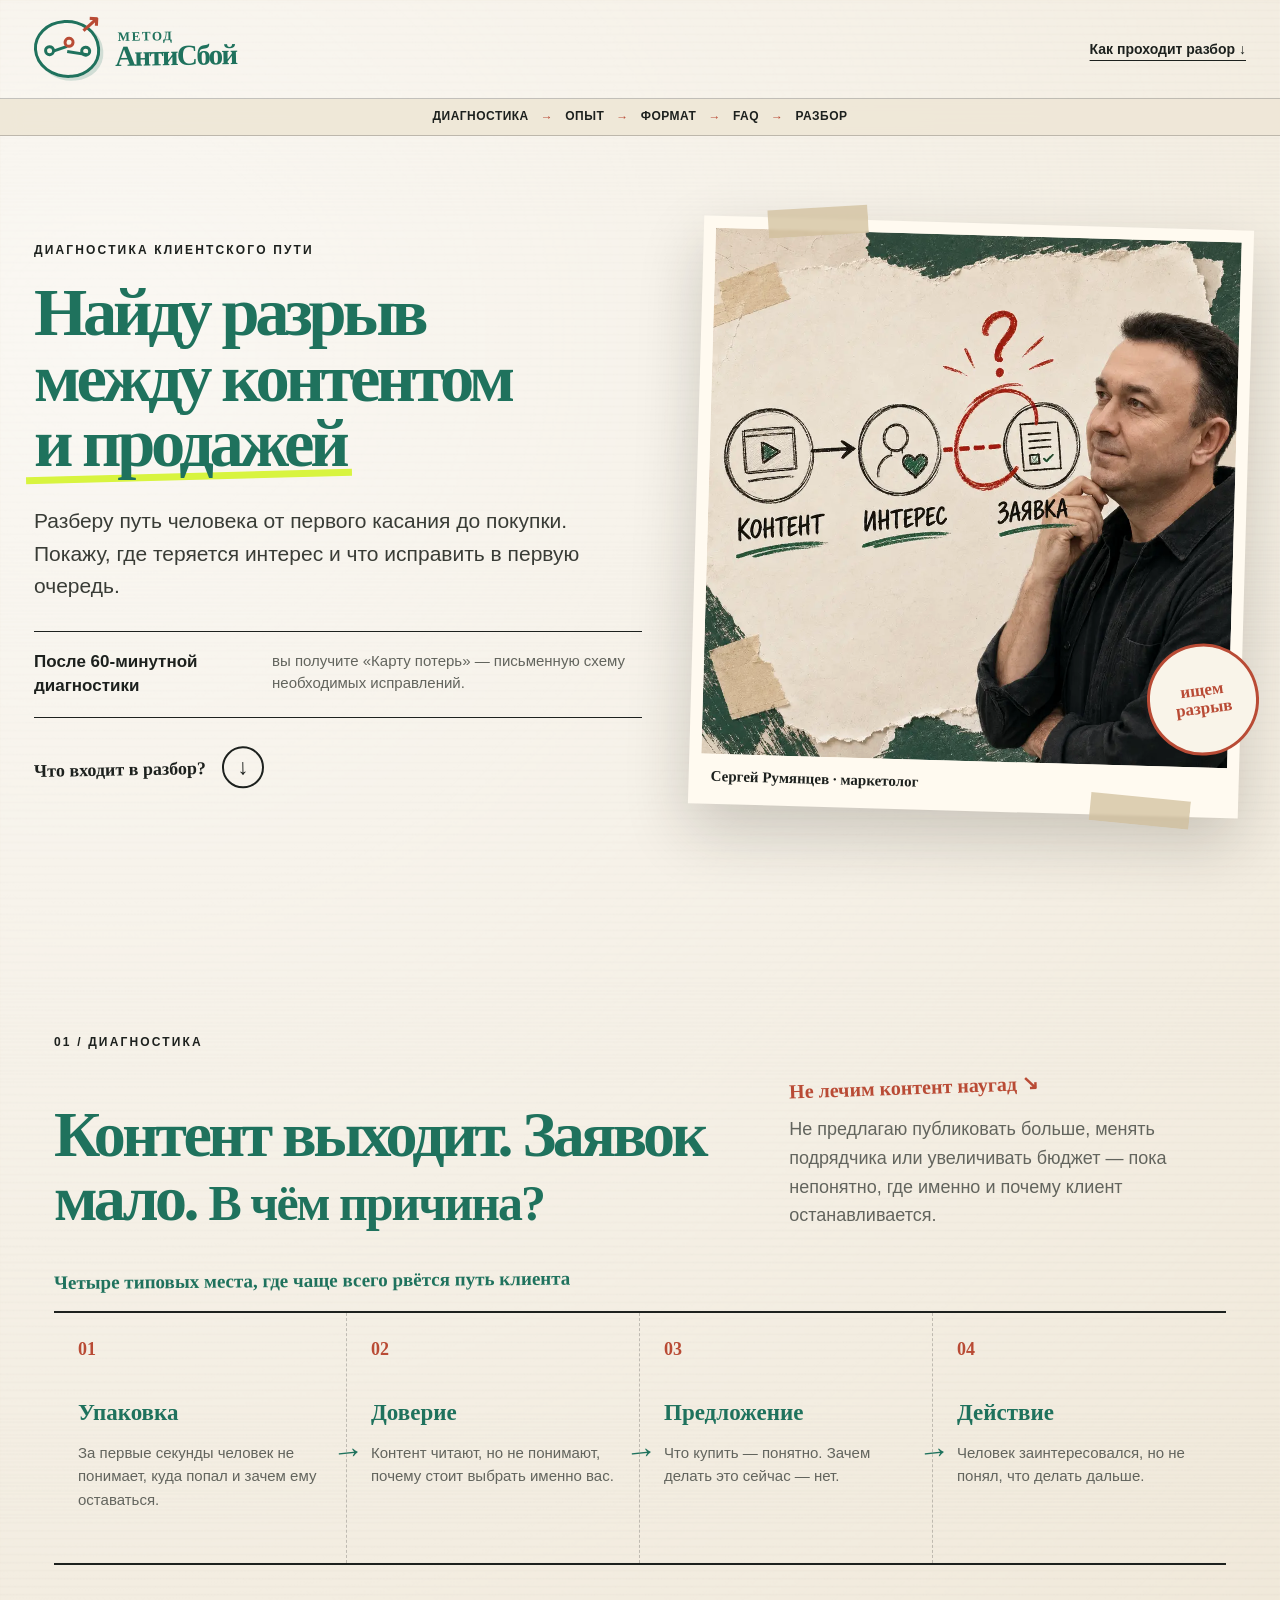
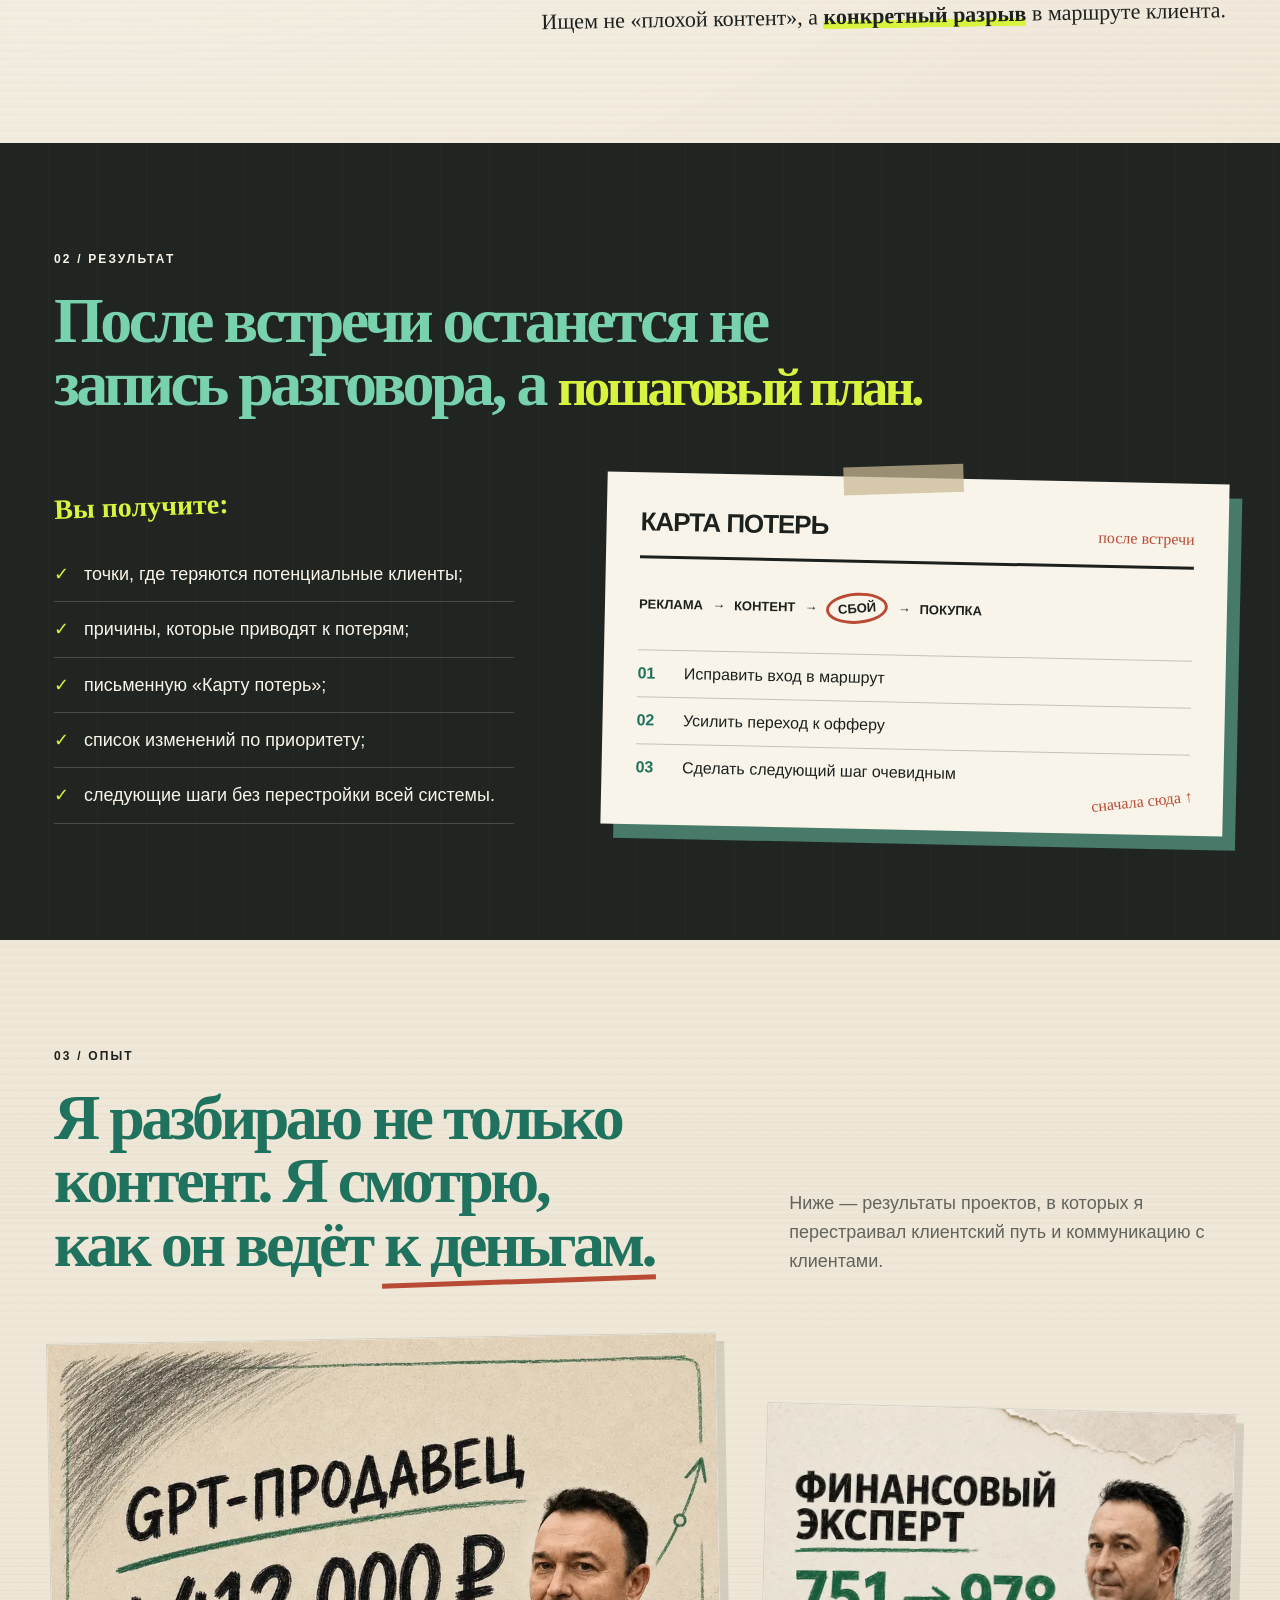
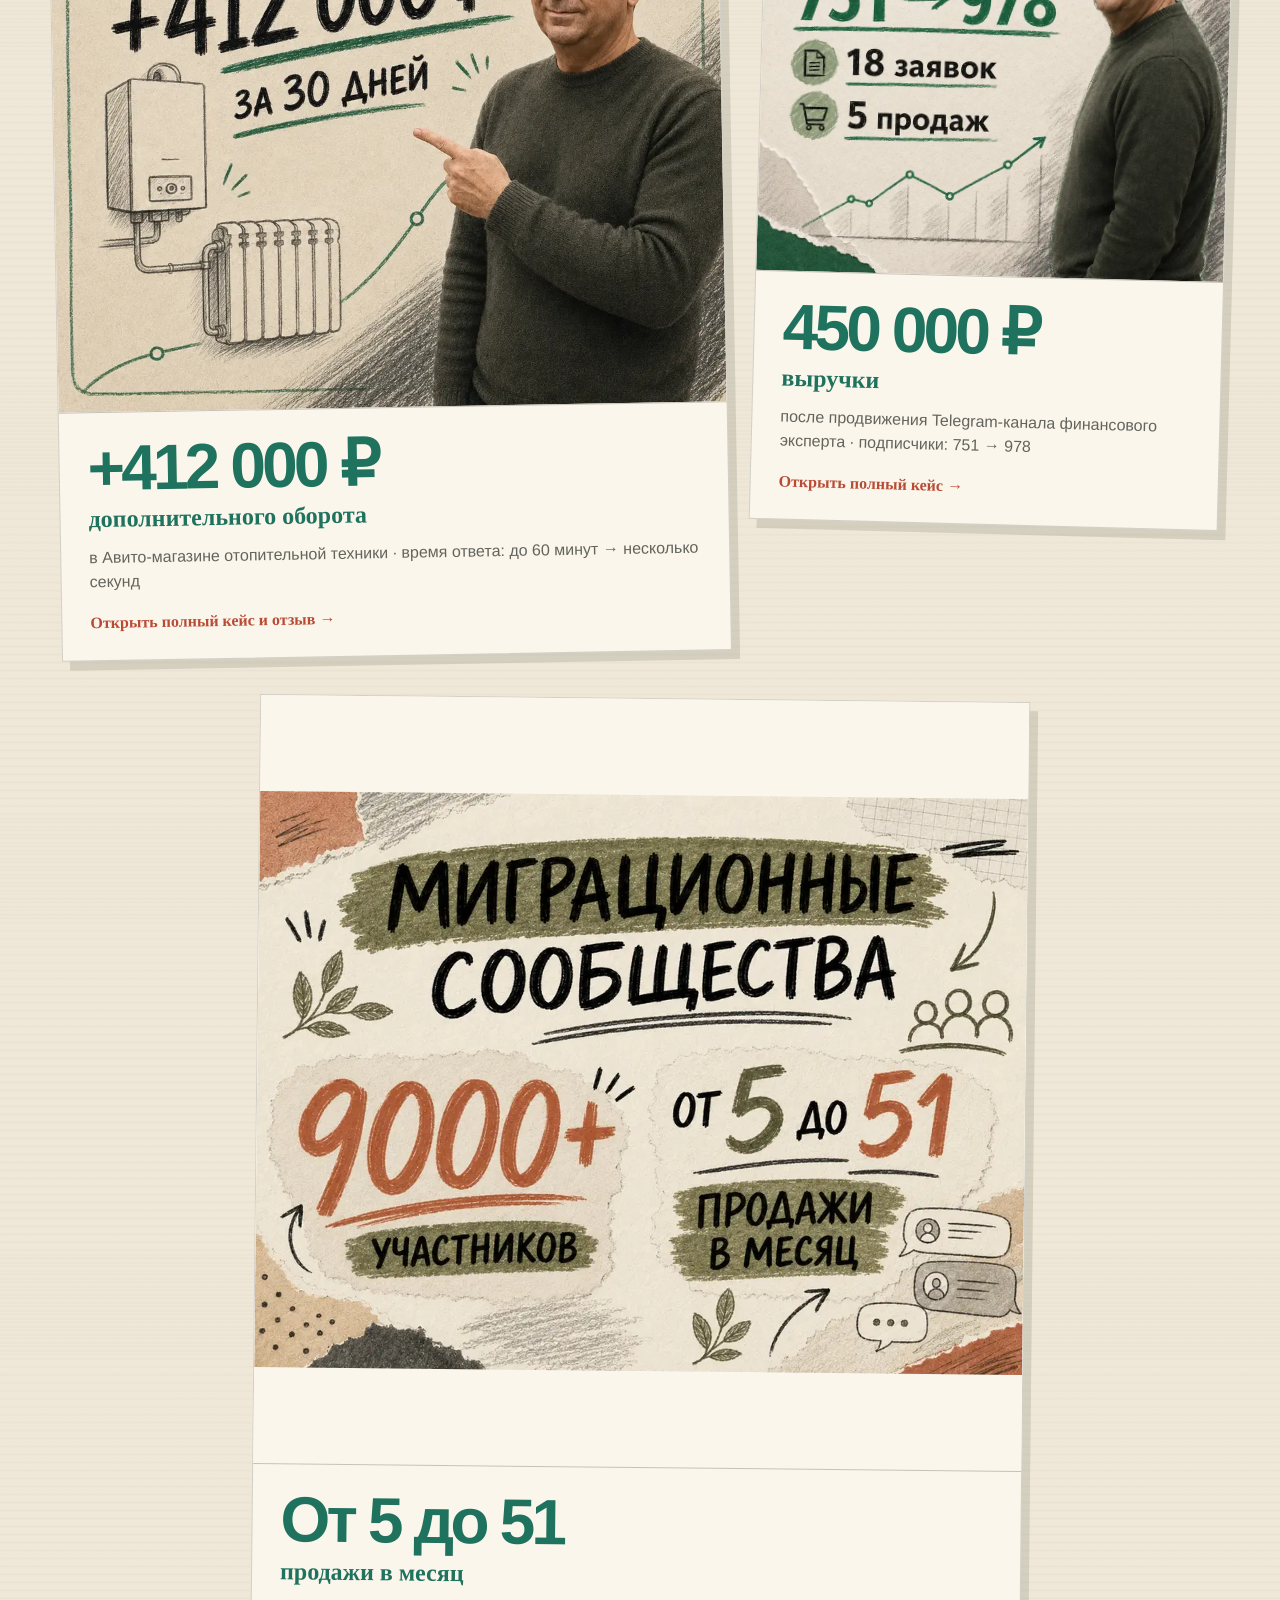
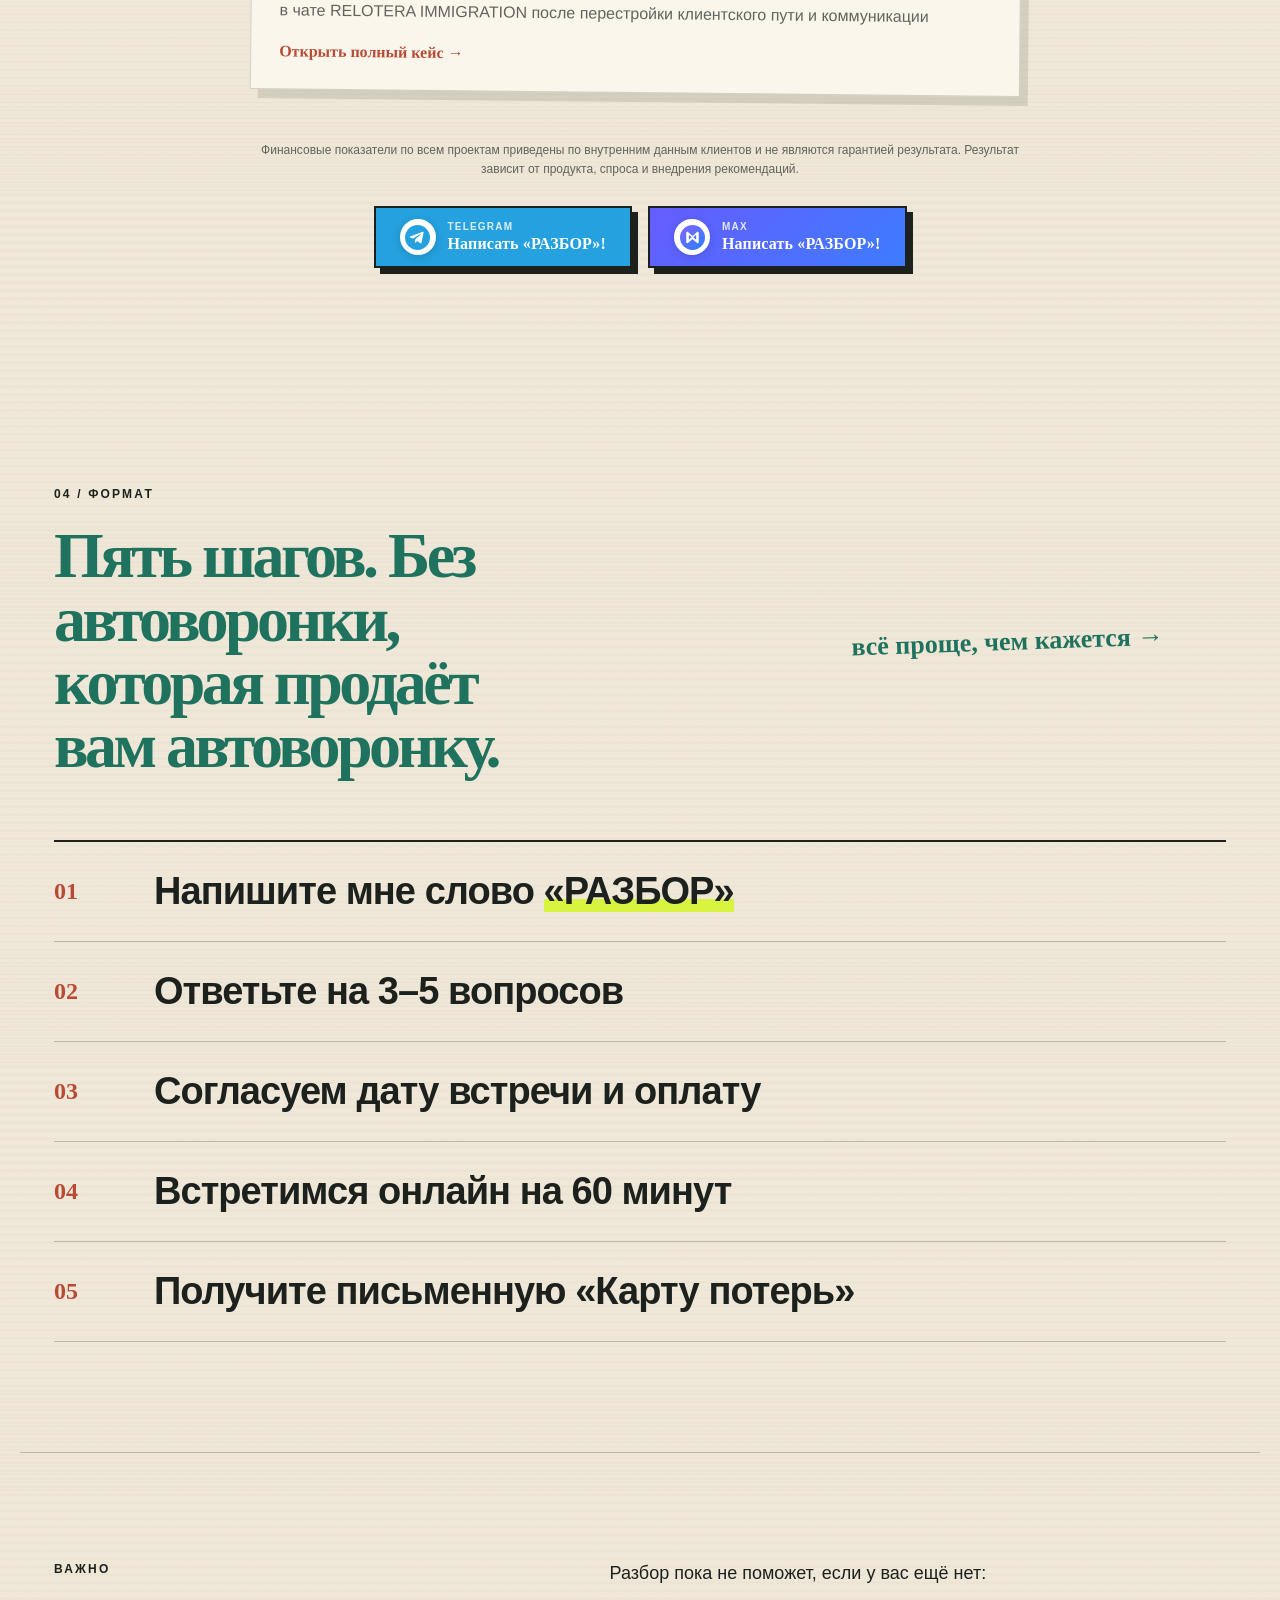
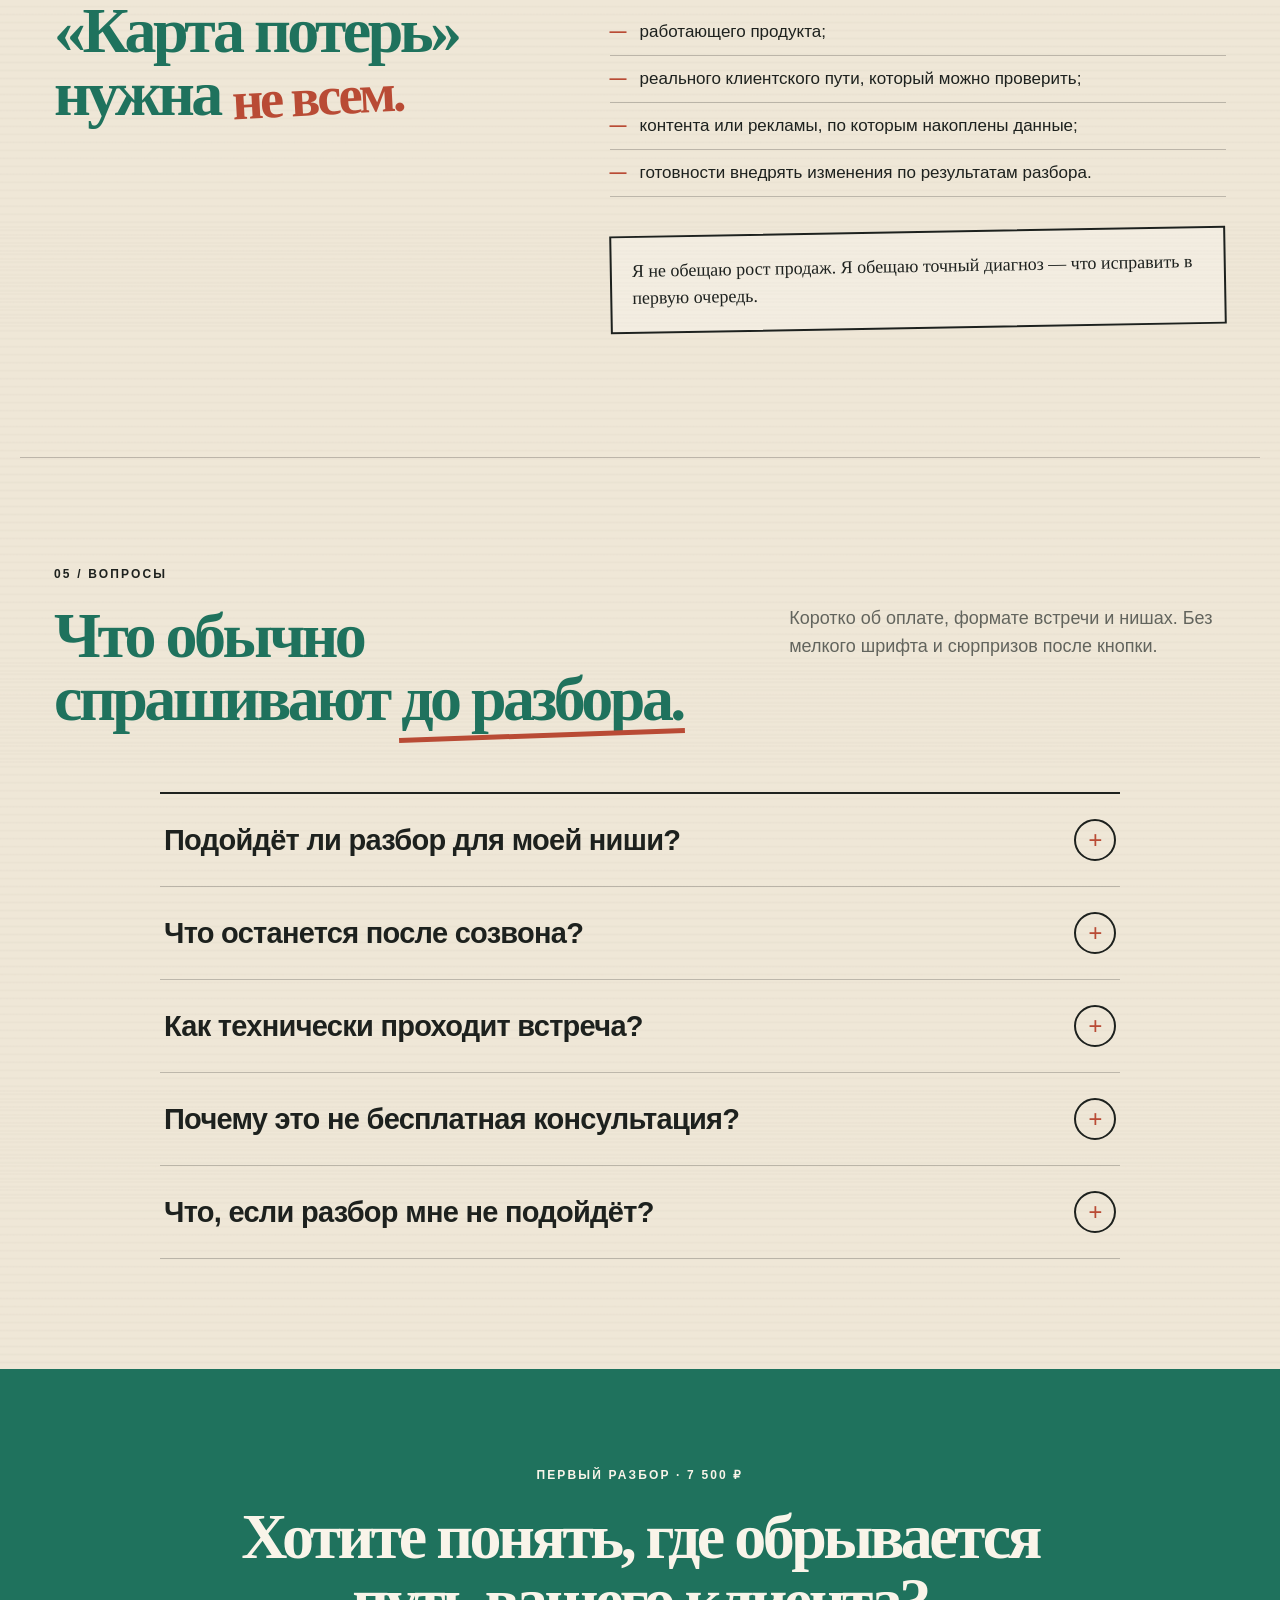
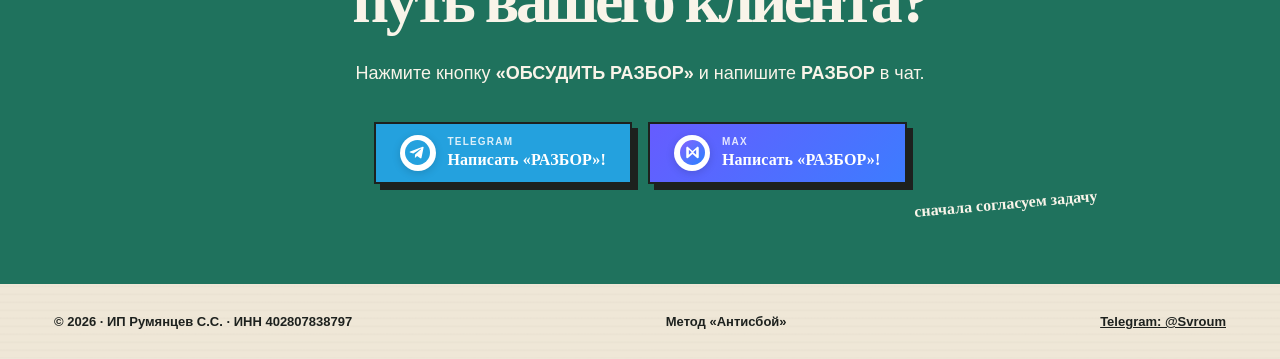
<file: audit/index.html>
<!doctype html>
<html lang="ru">
<head>
  <meta charset="UTF-8">
  <meta name="viewport" content="width=device-width, initial-scale=1.0">
  <meta name="description" content="Метод «Антисбой»: диагностика разрывов между контентом и продажей. После разбора вы получите письменную «Карту потерь».">
  <meta name="theme-color" content="#1f725d">
  <meta property="og:title" content="«Антисбой» — диагностика клиентского пути">
  <meta property="og:description" content="Найду разрыв между контентом и продажей. После диагностики вы получите письменную «Карту потерь».">
  <meta property="og:type" content="website">
  <meta property="og:url" content="https://antisboy.ru/audit/">
  <meta property="og:image" content="https://antisboy.ru/audit/assets/og-share.jpg">
  <meta property="og:image:width" content="1200">
  <meta property="og:image:height" content="630">
  <link rel="canonical" href="https://antisboy.ru/audit/">
  <meta name="twitter:card" content="summary_large_image">
  <meta name="twitter:title" content="«Антисбой» — диагностика клиентского пути">
  <meta name="twitter:description" content="Найду разрыв между контентом и продажей. После диагностики вы получите письменную «Карту потерь».">
  <meta name="twitter:image" content="https://antisboy.ru/audit/assets/og-share.jpg">
  <title>Карта потерь — диагностика клиентского пути | АНТИСБОЙ</title>
  <link rel="icon" href="../favicon.svg" type="image/svg+xml">
  <link rel="stylesheet" href="../styles.css?v=20260728a">
  <script type="application/ld+json">
  {
    "@context": "https://schema.org",
    "@type": "Service",
    "name": "«Карта потерь» — диагностика клиентского пути",
    "description": "Диагностика пути клиента от первого касания до покупки с письменной картой приоритетных исправлений.",
    "provider": {
      "@type": "Person",
      "name": "Сергей Румянцев",
      "jobTitle": "Маркетолог"
    },
    "areaServed": "RU",
    "offers": {
      "@type": "Offer",
      "price": "7500",
      "priceCurrency": "RUB"
    },
    "url": "https://antisboy.ru/audit/"
  }
  </script>
</head>
<body>
<main>
  <header class="topbar">
    <a class="brand" href="#top">
      <span class="brand-mark" aria-hidden="true"><i></i><i></i><i></i><b>↗</b></span>
      <span class="brand-name"><small>Метод</small><strong>АнтиСбой</strong></span>
    </a>
    <a class="header-link" href="#format">Как проходит разбор ↓</a>
  </header>
  <nav class="section-nav" aria-label="Разделы страницы">
    <a href="#inside">Диагностика</a><span>→</span>
    <a href="#cases">Опыт</a><span>→</span>
    <a href="#format">Формат</a><span>→</span>
    <a href="#faq">FAQ</a><span>→</span>
    <a href="#contact">Разбор</a>
  </nav>

  <section class="hero" id="top">
    <div class="hero-copy">
      <p class="eyebrow">Диагностика клиентского пути</p>
      <h1>Найду разрыв между контентом <span class="marker">и продажей</span></h1>
      <p class="lead">Разберу путь человека от первого касания до покупки. Покажу, где теряется интерес и что исправить в первую очередь.</p>
      <div class="offer-line"><strong>После 60-минутной диагностики</strong><span>вы получите «Карту потерь» — письменную схему необходимых исправлений.</span></div>
      <a class="scroll-cue" href="#inside"><span>Что входит в разбор?</span><b aria-hidden="true">↓</b></a>
    </div>
    <figure class="hero-collage">
      <picture><img src="../assets/sergey-hero.webp?v=4" alt="Сергей Румянцев разбирает разрыв в маршруте клиента"
             width="960" height="960" fetchpriority="high" decoding="async"></picture>
      <figcaption>Сергей Румянцев · маркетолог</figcaption>
      <span class="tape tape-one"></span><span class="tape tape-two"></span><span class="hero-sticker">ищем<br>разрыв</span>
    </figure>
  </section>

  <section class="section intro" id="inside">
    <p class="section-number">01 / ДИАГНОСТИКА</p>
    <div class="section-heading">
      <h2>Контент выходит. Заявок мало. <em>В чём причина?</em></h2>
      <div><p class="hand-note">Не лечим контент наугад ↘</p><p>Не предлагаю публиковать больше, менять подрядчика или увеличивать бюджет — пока непонятно, где именно и почему клиент останавливается.</p></div>
    </div>
    <p class="route-label">Четыре типовых места, где чаще всего рвётся путь клиента</p>
    <div class="loss-route">
      <article class="loss-card"><span>01</span><h3>Упаковка</h3><p>За первые секунды человек не понимает, куда попал и зачем ему оставаться.</p><i aria-hidden="true">→</i></article>
      <article class="loss-card"><span>02</span><h3>Доверие</h3><p>Контент читают, но не понимают, почему стоит выбрать именно вас.</p><i aria-hidden="true">→</i></article>
      <article class="loss-card"><span>03</span><h3>Предложение</h3><p>Что купить — понятно. Зачем делать это сейчас — нет.</p><i aria-hidden="true">→</i></article>
      <article class="loss-card"><span>04</span><h3>Действие</h3><p>Человек заинтересовался, но не понял, что делать дальше.</p></article>
    </div>
    <p class="route-summary">Ищем не «плохой контент», а <strong>конкретный разрыв</strong> в маршруте клиента.</p>
  </section>

  <section class="dark-section"><div class="section dark-inner">
    <p class="section-number">02 / РЕЗУЛЬТАТ</p>
    <div class="section-heading result-heading"><h2>После встречи останется не запись разговора, а <span class="chalk">пошаговый план.</span></h2></div>
    <div class="deliverables">
      <div class="deliverable-main"><p class="hand-label">Вы получите:</p><ul>
        <li>точки, где теряются потенциальные клиенты;</li><li>причины, которые приводят к потерям;</li><li>письменную «Карту потерь»;</li><li>список изменений по приоритету;</li><li>следующие шаги без перестройки всей системы.</li>
      </ul></div>
      <div class="map-sheet">
        <div class="map-head"><b>КАРТА ПОТЕРЬ</b><span>после встречи</span></div>
        <div class="map-path"><span>Реклама</span><i>→</i><span>Контент</span><i>→</i><span class="broken">Сбой</span><i>→</i><span>Покупка</span></div>
        <ol><li><b>01</b> Исправить вход в маршрут</li><li><b>02</b> Усилить переход к офферу</li><li><b>03</b> Сделать следующий шаг очевидным</li></ol>
        <span class="map-scribble">сначала сюда ↑</span>
      </div>
    </div>
  </div></section>

  <section class="section cases-section" id="cases">
    <p class="section-number">03 / ОПЫТ</p>
    <div class="section-heading"><h2>Я разбираю не только контент. Я смотрю, как он ведёт <span class="red-underline">к деньгам.</span></h2><p>Ниже — результаты проектов, в которых я перестраивал клиентский путь и коммуникацию с клиентами.</p></div>
    <div class="cases-grid">
      <article class="case-card case-1"><a class="case-main-link" href="../case-gpt.html"><div class="case-image"><picture><img src="../assets/case-gpt.webp?v=4" alt="Кейс GPT-продавца для магазина отопительной техники" width="960" height="960" loading="lazy" decoding="async"></picture></div><div class="case-copy"><strong>+412 000 ₽</strong><h3>дополнительного оборота</h3><p>в Авито-магазине отопительной техники · время ответа: до 60 минут → несколько секунд</p><span class="case-more">Открыть полный кейс и отзыв →</span></div></a></article>
      <article class="case-card case-2"><a class="case-main-link" href="../case-finance.html"><div class="case-image"><picture><img src="../assets/case-finance.webp?v=4" alt="Кейс продвижения Telegram-канала финансового эксперта" width="960" height="960" loading="lazy" decoding="async"></picture></div><div class="case-copy"><strong>450 000&nbsp;₽</strong><h3>выручки</h3><p>после продвижения Telegram-канала финансового эксперта · подписчики: 751 → 978</p><span class="case-more">Открыть полный кейс →</span></div></a></article>
      <article class="case-card case-3"><a class="case-main-link" href="../case-relotera.html"><div class="case-image"><picture><img src="../assets/case-relotera.webp?v=5" alt="Кейс роста миграционного сообщества" width="960" height="720" loading="lazy" decoding="async"></picture></div><div class="case-copy"><strong>От 5 до 51</strong><h3>продажи в месяц</h3><p>в чате RELOTERA IMMIGRATION после перестройки клиентского пути и коммуникации</p><span class="case-more">Открыть полный кейс →</span></div></a></article>
    </div>
    <p class="legal-note">Финансовые показатели по всем проектам приведены по внутренним данным клиентов и не являются гарантией результата. Результат зависит от продукта, спроса и внедрения рекомендаций.</p>
    <div class="cases-cta messenger-buttons">
      <a class="messenger-button messenger-button--telegram" href="https://t.me/Svroum?text=%D0%A0%D0%90%D0%97%D0%91%D0%9E%D0%A0"><span class="messenger-icon"><img src="../assets/telegram.svg" alt=""></span><span class="messenger-label"><small>Telegram</small>Написать «РАЗБОР»!</span></a>
      <a class="messenger-button messenger-button--max" href="https://max.ru/id402807838797_biz"><span class="messenger-icon"><img src="../assets/max.svg" alt=""></span><span class="messenger-label"><small>MAX</small>Написать «РАЗБОР»!</span></a>
    </div>
  </section>

  <section class="section format-section" id="format">
    <p class="section-number">04 / ФОРМАТ</p>
    <div class="section-heading"><h2>Пять шагов. Без автоворонки, которая продаёт вам автоворонку.</h2><p class="hand-note">всё проще, чем кажется →</p></div>
    <ol class="steps"><li><b>01</b><span>Напишите мне слово <strong>«РАЗБОР»</strong></span></li><li><b>02</b><span>Ответьте на 3–5 вопросов</span></li><li><b>03</b><span>Согласуем дату встречи и оплату</span></li><li><b>04</b><span>Встретимся онлайн на 60 минут</span></li><li><b>05</b><span>Получите письменную «Карту потерь»</span></li></ol>
  </section>

  <section class="section stop-section">
    <div class="stop-title"><p class="section-number">ВАЖНО</p><h2>«Карта потерь» нужна <span>не всем.</span></h2></div>
    <div class="stop-copy"><p>Разбор пока не поможет, если у вас ещё нет:</p><ul><li>работающего продукта;</li><li>реального клиентского пути, который можно проверить;</li><li>контента или рекламы, по которым накоплены данные;</li><li>готовности внедрять изменения по результатам разбора.</li></ul><p class="underline-note">Я не обещаю рост продаж. Я обещаю точный диагноз — что исправить в первую очередь.</p></div>
  </section>

  <section class="section faq-section" id="faq">
    <p class="section-number">05 / ВОПРОСЫ</p>
    <div class="section-heading"><h2>Что обычно спрашивают <span class="red-underline">до разбора.</span></h2><p>Коротко об оплате, формате встречи и нишах. Без мелкого шрифта и сюрпризов после кнопки.</p></div>
    <div class="faq-list">
      <details><summary>Подойдёт ли разбор для моей ниши?</summary><p>Метод не привязан к одной отрасли. Важно, чтобы у вас уже были продукт, контент или реклама и реальный путь клиента, который можно проверить по фактам.</p></details>
      <details><summary>Что останется после созвона?</summary><p>Письменная «Карта потерь»: точки разрыва, вероятные причины, порядок исправлений и конкретные следующие шаги.</p></details>
      <details><summary>Как технически проходит встреча?</summary><p>Онлайн, 60 минут. Площадку и удобное время согласуем заранее. До встречи попрошу ссылки, материалы и ответы на 3–5 вопросов.</p></details>
      <details><summary>Почему это не бесплатная консультация?</summary><p>Это рабочая диагностика: до встречи я изучаю ваш путь клиента, на созвоне проверяю причины потерь, после — оформляю письменную «Карту потерь» с приоритетами.</p></details>
      <details><summary>Что, если разбор мне не подойдёт?</summary><p>Сначала коротко сверим задачу. Если формат не поможет в вашей ситуации, я скажу об этом до оплаты. Условия переноса или отмены встречи согласуем заранее.</p></details>
    </div>
  </section>

  <section class="final-cta" id="contact"><div class="cta-inner">
    <p class="eyebrow">Первый разбор · 7 500 ₽</p><h2>Хотите понять, где обрывается путь вашего клиента?</h2><p>Нажмите кнопку <strong>«ОБСУДИТЬ РАЗБОР»</strong> и напишите <strong>РАЗБОР</strong> в чат.</p>
    <div class="messenger-buttons">
      <a class="messenger-button messenger-button--telegram" href="https://t.me/Svroum?text=%D0%A0%D0%90%D0%97%D0%91%D0%9E%D0%A0"><span class="messenger-icon"><img src="../assets/telegram.svg" alt=""></span><span class="messenger-label"><small>Telegram</small>Написать «РАЗБОР»!</span></a>
      <a class="messenger-button messenger-button--max" href="https://max.ru/id402807838797_biz"><span class="messenger-icon"><img src="../assets/max.svg" alt=""></span><span class="messenger-label"><small>MAX</small>Написать «РАЗБОР»!</span></a>
    </div><span class="cta-note">сначала согласуем задачу</span>
  </div></section>
  <footer><span>© 2026 · ИП Румянцев С.С. · ИНН 402807838797</span><span>Метод «Антисбой»</span><a href="https://t.me/Svroum?text=%D0%A0%D0%90%D0%97%D0%91%D0%9E%D0%A0">Telegram: @Svroum</a></footer>
</main>
</body>
</html>
</file>
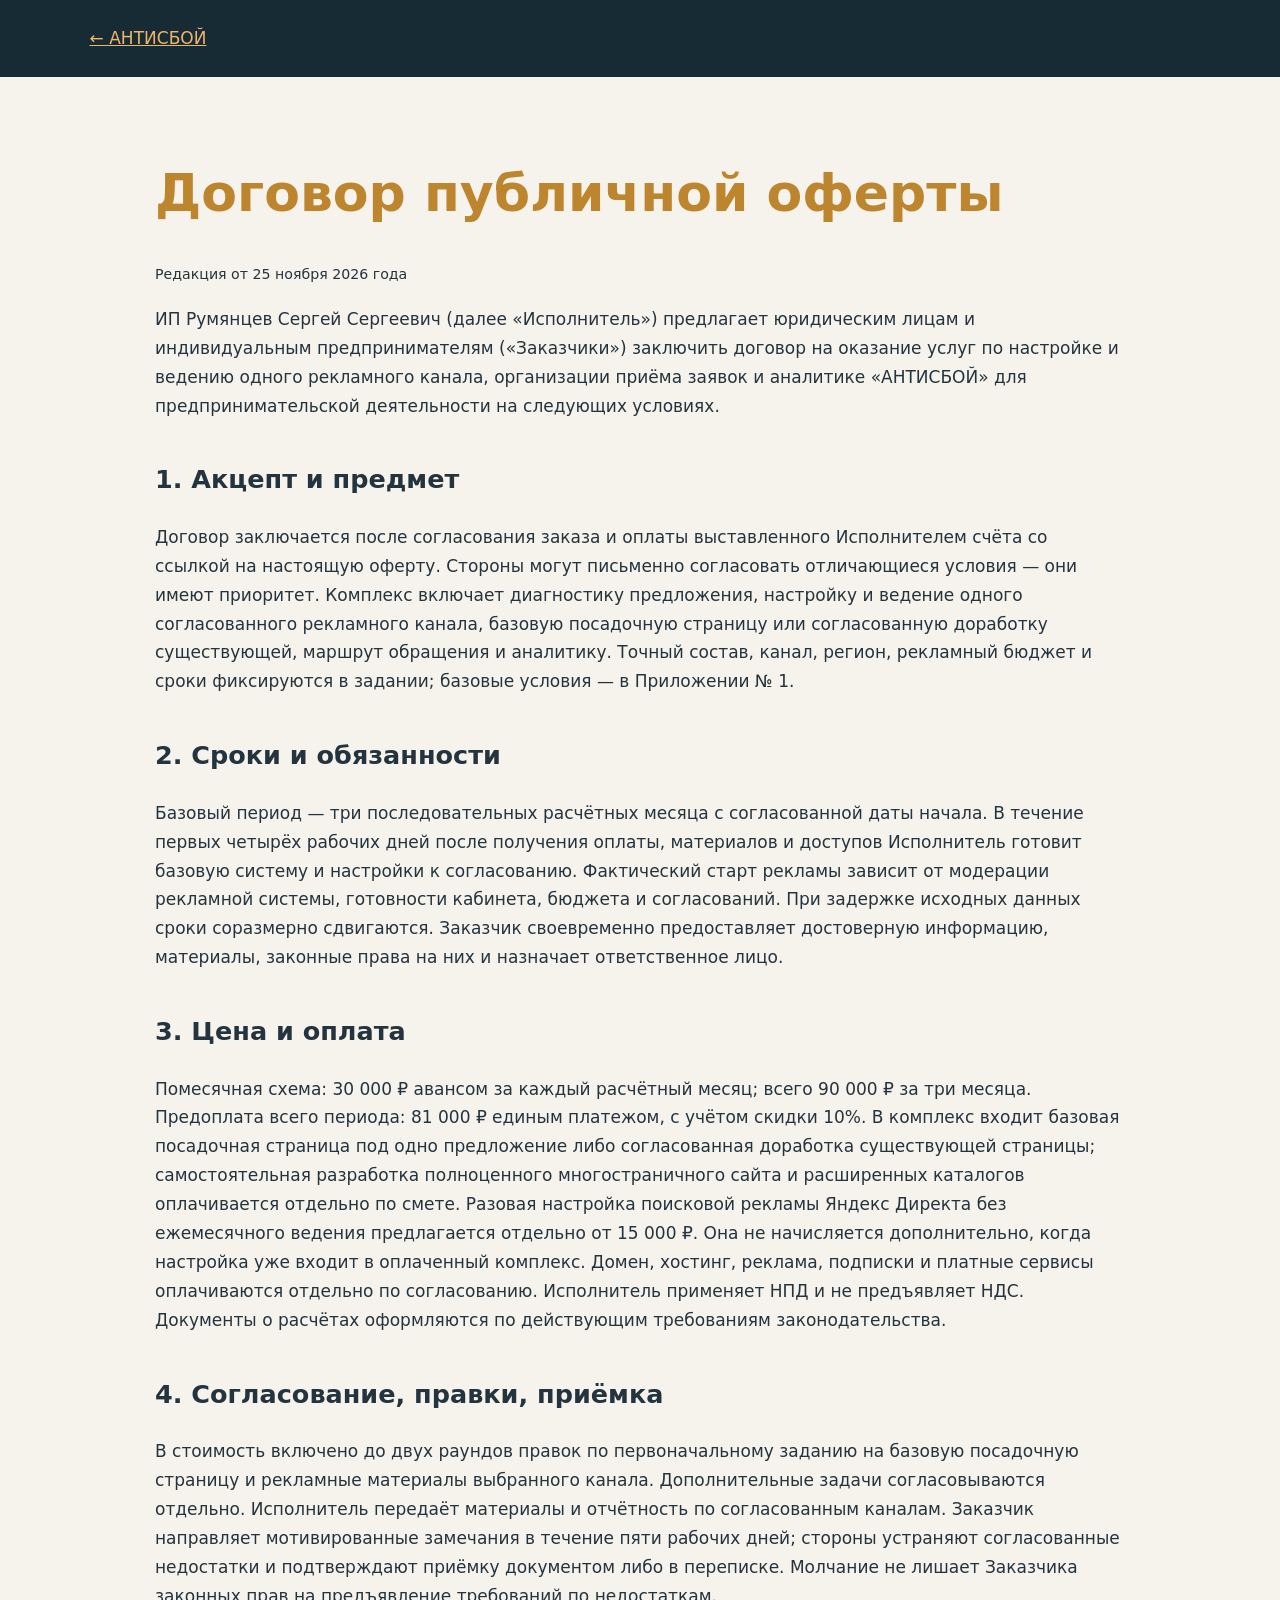
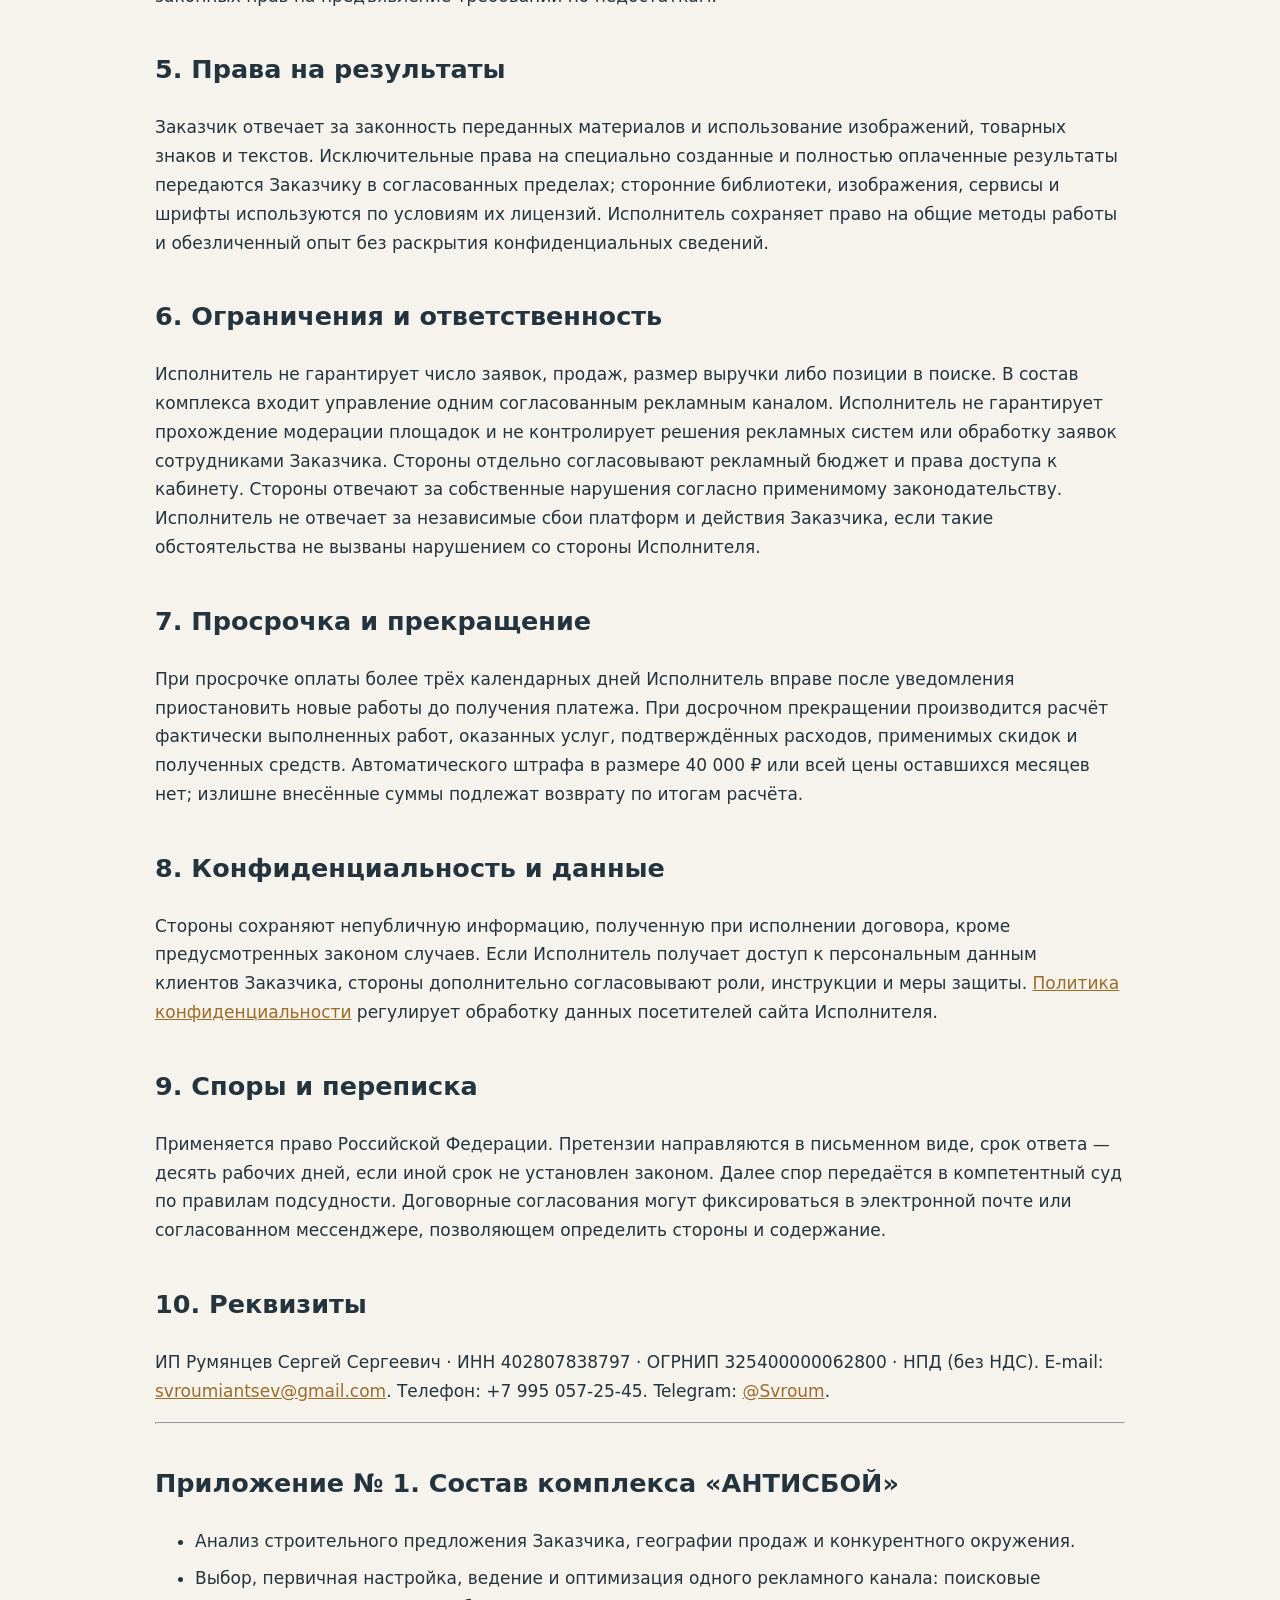
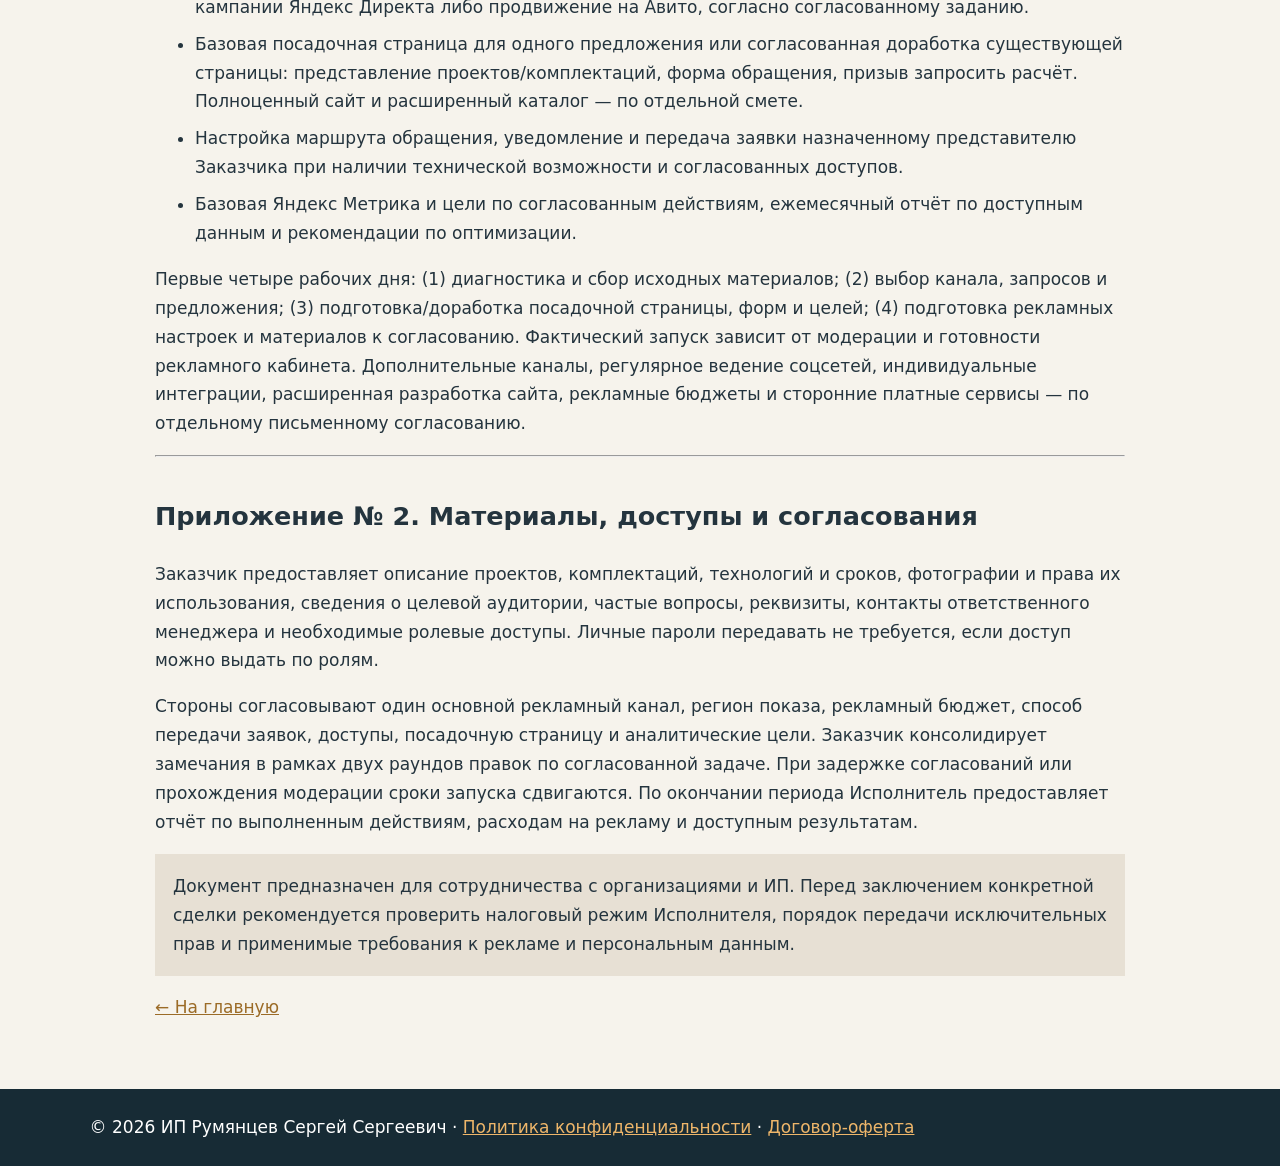
<file: offer/index.html>
<!doctype html><html lang="ru"><head><meta charset="utf-8"><meta name="viewport" content="width=device-width,initial-scale=1"><title>Договор-оферта и приложения — АНТИСБОЙ</title><link rel="canonical" href="https://antisboy.ru/offer/"><meta name="robots" content="index,follow"><meta name="description" content="Договор-оферта АНТИСБОЙ: цены, условия работы и приложения"><style>body{margin:0;background:#f6f3ec;color:#24343e;font:17px/1.7 system-ui,Arial}header,footer{background:#172b35;color:white;padding:24px 7%}header a,footer a{color:#eeb66a}main{max-width:970px;margin:auto;padding:50px 25px}h1{color:#bd852d;font-size:clamp(32px,5vw,52px);line-height:1.2}h2{margin-top:38px}a{color:#9b6b27}li{margin:8px 0}.note{background:#e7e0d4;padding:18px}table{border-collapse:collapse;width:100%}td,th{border:1px solid #cbd0d0;padding:9px;text-align:left}</style></head><body><header><a href="/">← АНТИСБОЙ</a></header><main><h1>Договор публичной оферты</h1><p><small>Редакция от 25 ноября 2026 года</small></p>
<p>ИП Румянцев Сергей Сергеевич (далее «Исполнитель») предлагает юридическим лицам и индивидуальным предпринимателям («Заказчики») заключить договор на оказание услуг по настройке и ведению одного рекламного канала, организации приёма заявок и аналитике «АНТИСБОЙ» для предпринимательской деятельности на следующих условиях.</p>
<h2>1. Акцепт и предмет</h2><p>Договор заключается после согласования заказа и оплаты выставленного Исполнителем счёта со ссылкой на настоящую оферту. Стороны могут письменно согласовать отличающиеся условия — они имеют приоритет. Комплекс включает диагностику предложения, настройку и ведение одного согласованного рекламного канала, базовую посадочную страницу или согласованную доработку существующей, маршрут обращения и аналитику. Точный состав, канал, регион, рекламный бюджет и сроки фиксируются в задании; базовые условия — в Приложении № 1.</p>
<h2>2. Сроки и обязанности</h2><p>Базовый период — три последовательных расчётных месяца с согласованной даты начала. В течение первых четырёх рабочих дней после получения оплаты, материалов и доступов Исполнитель готовит базовую систему и настройки к согласованию. Фактический старт рекламы зависит от модерации рекламной системы, готовности кабинета, бюджета и согласований. При задержке исходных данных сроки соразмерно сдвигаются. Заказчик своевременно предоставляет достоверную информацию, материалы, законные права на них и назначает ответственное лицо.</p>
<h2>3. Цена и оплата</h2><p>Помесячная схема: 30 000 ₽ авансом за каждый расчётный месяц; всего 90 000 ₽ за три месяца. Предоплата всего периода: 81 000 ₽ единым платежом, с учётом скидки 10%. В комплекс входит базовая посадочная страница под одно предложение либо согласованная доработка существующей страницы; самостоятельная разработка полноценного многостраничного сайта и расширенных каталогов оплачивается отдельно по смете. Разовая настройка поисковой рекламы Яндекс Директа без ежемесячного ведения предлагается отдельно от 15 000 ₽. Она не начисляется дополнительно, когда настройка уже входит в оплаченный комплекс. Домен, хостинг, реклама, подписки и платные сервисы оплачиваются отдельно по согласованию. Исполнитель применяет НПД и не предъявляет НДС. Документы о расчётах оформляются по действующим требованиям законодательства.</p>
<h2>4. Согласование, правки, приёмка</h2><p>В стоимость включено до двух раундов правок по первоначальному заданию на базовую посадочную страницу и рекламные материалы выбранного канала. Дополнительные задачи согласовываются отдельно. Исполнитель передаёт материалы и отчётность по согласованным каналам. Заказчик направляет мотивированные замечания в течение пяти рабочих дней; стороны устраняют согласованные недостатки и подтверждают приёмку документом либо в переписке. Молчание не лишает Заказчика законных прав на предъявление требований по недостаткам.</p>
<h2>5. Права на результаты</h2><p>Заказчик отвечает за законность переданных материалов и использование изображений, товарных знаков и текстов. Исключительные права на специально созданные и полностью оплаченные результаты передаются Заказчику в согласованных пределах; сторонние библиотеки, изображения, сервисы и шрифты используются по условиям их лицензий. Исполнитель сохраняет право на общие методы работы и обезличенный опыт без раскрытия конфиденциальных сведений.</p>
<h2>6. Ограничения и ответственность</h2><p>Исполнитель не гарантирует число заявок, продаж, размер выручки либо позиции в поиске. В состав комплекса входит управление одним согласованным рекламным каналом. Исполнитель не гарантирует прохождение модерации площадок и не контролирует решения рекламных систем или обработку заявок сотрудниками Заказчика. Стороны отдельно согласовывают рекламный бюджет и права доступа к кабинету. Стороны отвечают за собственные нарушения согласно применимому законодательству. Исполнитель не отвечает за независимые сбои платформ и действия Заказчика, если такие обстоятельства не вызваны нарушением со стороны Исполнителя.</p>
<h2>7. Просрочка и прекращение</h2><p>При просрочке оплаты более трёх календарных дней Исполнитель вправе после уведомления приостановить новые работы до получения платежа. При досрочном прекращении производится расчёт фактически выполненных работ, оказанных услуг, подтверждённых расходов, применимых скидок и полученных средств. Автоматического штрафа в размере 40 000 ₽ или всей цены оставшихся месяцев нет; излишне внесённые суммы подлежат возврату по итогам расчёта.</p>
<h2>8. Конфиденциальность и данные</h2><p>Стороны сохраняют непубличную информацию, полученную при исполнении договора, кроме предусмотренных законом случаев. Если Исполнитель получает доступ к персональным данным клиентов Заказчика, стороны дополнительно согласовывают роли, инструкции и меры защиты. <a href="/privacy/">Политика конфиденциальности</a> регулирует обработку данных посетителей сайта Исполнителя.</p>
<h2>9. Споры и переписка</h2><p>Применяется право Российской Федерации. Претензии направляются в письменном виде, срок ответа — десять рабочих дней, если иной срок не установлен законом. Далее спор передаётся в компетентный суд по правилам подсудности. Договорные согласования могут фиксироваться в электронной почте или согласованном мессенджере, позволяющем определить стороны и содержание.</p>
<h2>10. Реквизиты</h2><p>ИП Румянцев Сергей Сергеевич · ИНН 402807838797 · ОГРНИП 325400000062800 · НПД (без НДС). E-mail: <a href="mailto:svroumiantsev@gmail.com">svroumiantsev@gmail.com</a>. Телефон: +7 995 057-25-45. Telegram: <a href="https://t.me/Svroum">@Svroum</a>.</p>
<hr><h2 id="appendix1">Приложение № 1. Состав комплекса «АНТИСБОЙ»</h2><ul><li>Анализ строительного предложения Заказчика, географии продаж и конкурентного окружения.</li><li>Выбор, первичная настройка, ведение и оптимизация одного рекламного канала: поисковые кампании Яндекс Директа либо продвижение на Авито, согласно согласованному заданию.</li><li>Базовая посадочная страница для одного предложения или согласованная доработка существующей страницы: представление проектов/комплектаций, форма обращения, призыв запросить расчёт. Полноценный сайт и расширенный каталог — по отдельной смете.</li><li>Настройка маршрута обращения, уведомление и передача заявки назначенному представителю Заказчика при наличии технической возможности и согласованных доступов.</li><li>Базовая Яндекс Метрика и цели по согласованным действиям, ежемесячный отчёт по доступным данным и рекомендации по оптимизации.</li></ul><p>Первые четыре рабочих дня: (1) диагностика и сбор исходных материалов; (2) выбор канала, запросов и предложения; (3) подготовка/доработка посадочной страницы, форм и целей; (4) подготовка рекламных настроек и материалов к согласованию. Фактический запуск зависит от модерации и готовности рекламного кабинета. Дополнительные каналы, регулярное ведение соцсетей, индивидуальные интеграции, расширенная разработка сайта, рекламные бюджеты и сторонние платные сервисы — по отдельному письменному согласованию.</p>
<hr><h2 id="appendix2">Приложение № 2. Материалы, доступы и согласования</h2><p>Заказчик предоставляет описание проектов, комплектаций, технологий и сроков, фотографии и права их использования, сведения о целевой аудитории, частые вопросы, реквизиты, контакты ответственного менеджера и необходимые ролевые доступы. Личные пароли передавать не требуется, если доступ можно выдать по ролям.</p><p>Стороны согласовывают один основной рекламный канал, регион показа, рекламный бюджет, способ передачи заявок, доступы, посадочную страницу и аналитические цели. Заказчик консолидирует замечания в рамках двух раундов правок по согласованной задаче. При задержке согласований или прохождения модерации сроки запуска сдвигаются. По окончании периода Исполнитель предоставляет отчёт по выполненным действиям, расходам на рекламу и доступным результатам.</p>
<p class="note">Документ предназначен для сотрудничества с организациями и ИП. Перед заключением конкретной сделки рекомендуется проверить налоговый режим Исполнителя, порядок передачи исключительных прав и применимые требования к рекламе и персональным данным.</p>
<p><a href="/">← На главную</a></p></main><footer>© 2026 ИП Румянцев Сергей Сергеевич · <a href="/privacy/">Политика конфиденциальности</a> · <a href="/offer/">Договор-оферта</a></footer></body></html>
</file>
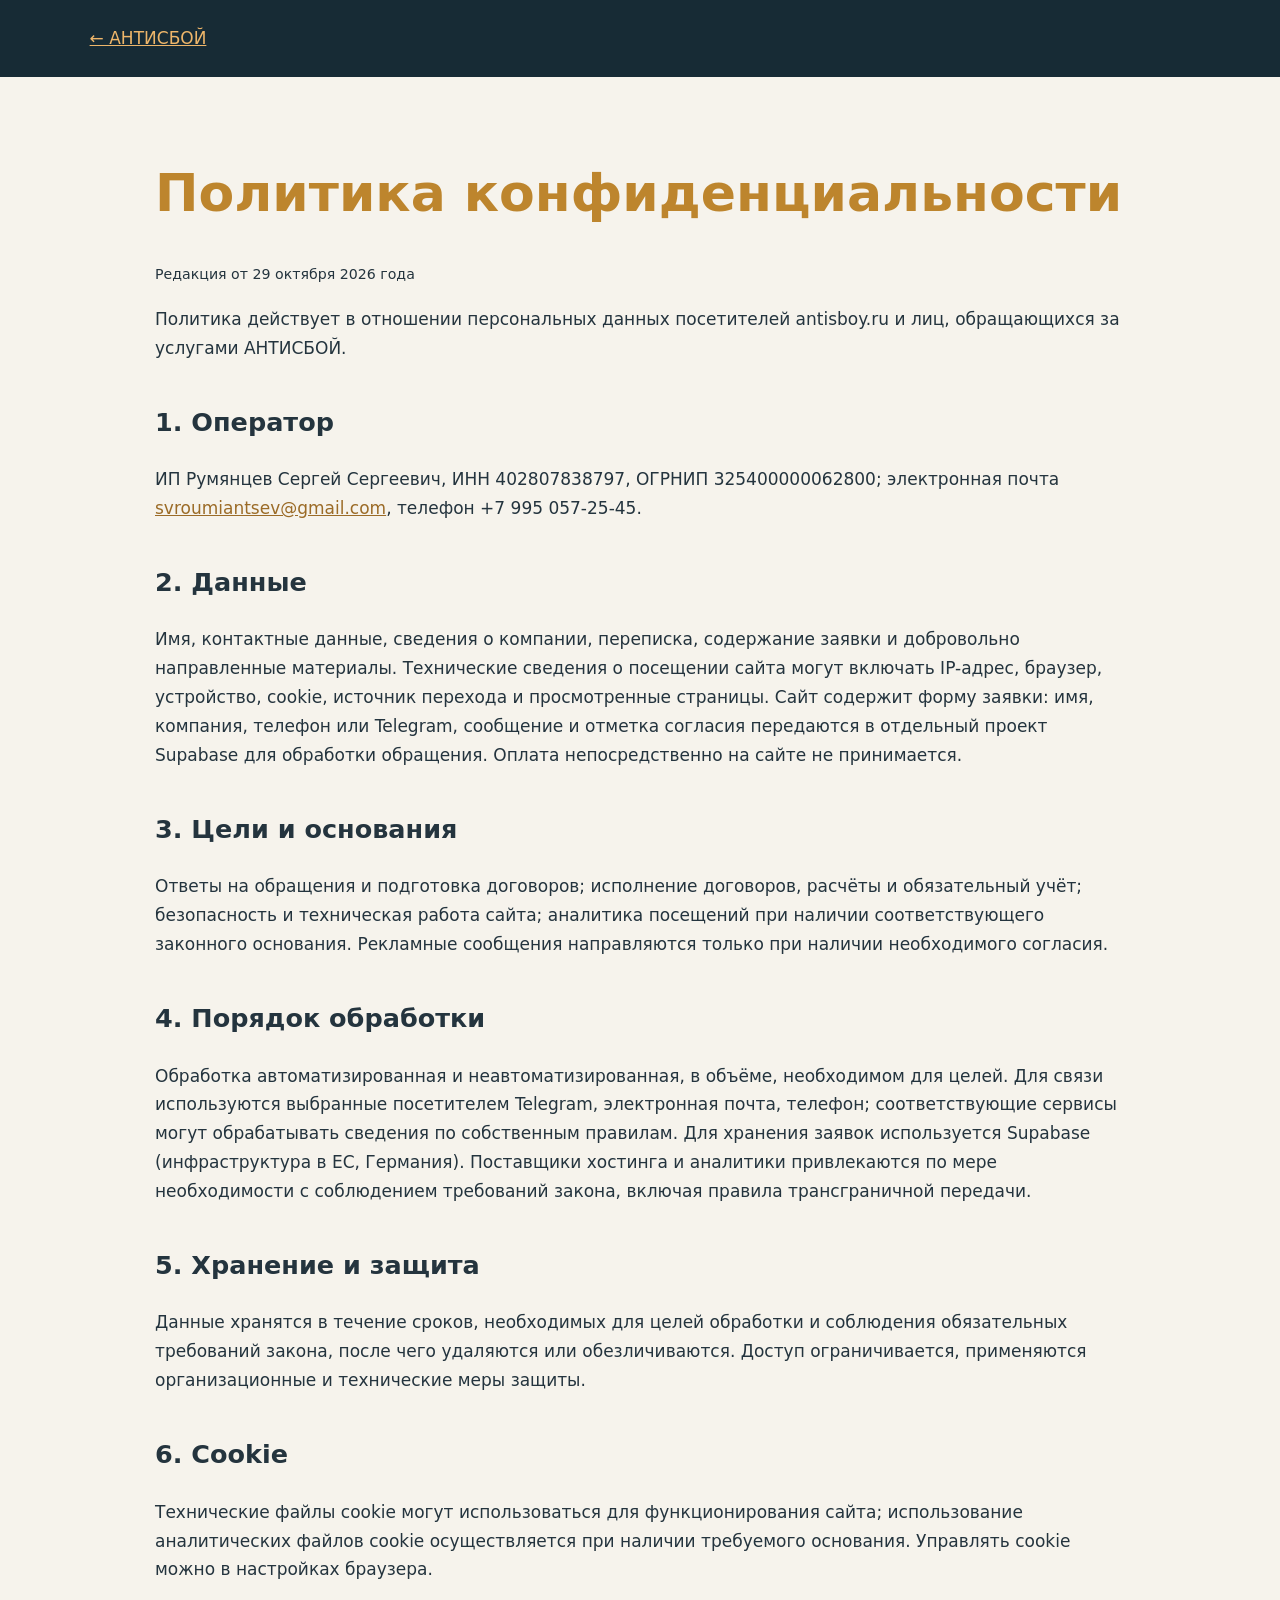
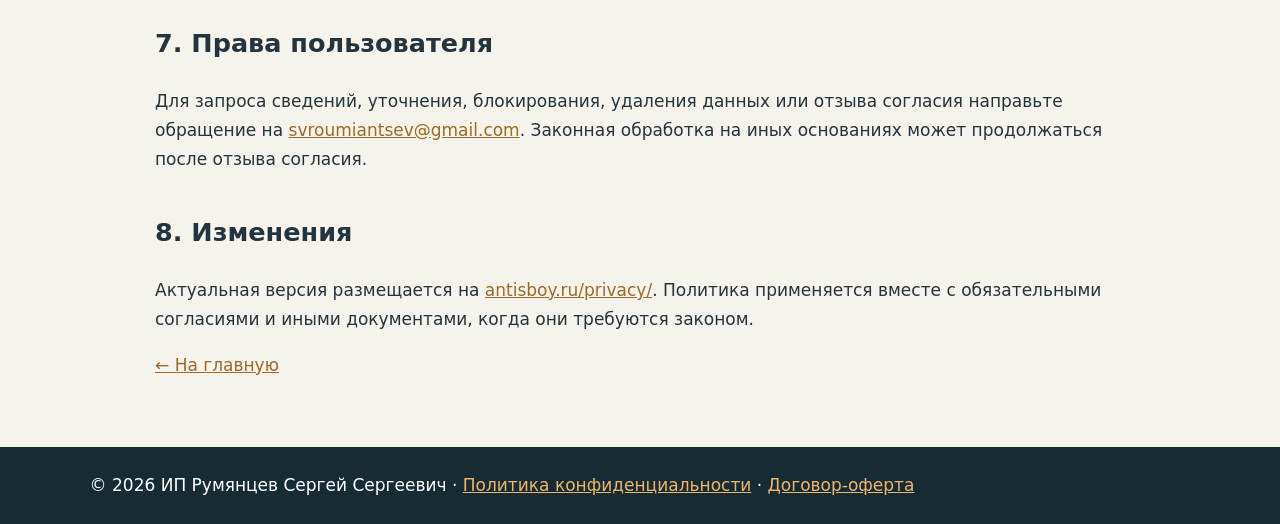
<file: privacy/index.html>
<!doctype html><html lang="ru"><head><meta charset="utf-8"><meta name="viewport" content="width=device-width,initial-scale=1"><title>Политика конфиденциальности — АНТИСБОЙ</title><link rel="canonical" href="https://antisboy.ru/privacy/"><meta name="robots" content="index,follow"><meta name="description" content="Политика обработки персональных данных на сайте АНТИСБОЙ"><style>body{margin:0;background:#f6f3ec;color:#24343e;font:17px/1.7 system-ui,Arial}header,footer{background:#172b35;color:white;padding:24px 7%}header a,footer a{color:#eeb66a}main{max-width:970px;margin:auto;padding:50px 25px}h1{color:#bd852d;font-size:clamp(32px,5vw,52px);line-height:1.2}h2{margin-top:38px}a{color:#9b6b27}li{margin:8px 0}.note{background:#e7e0d4;padding:18px}table{border-collapse:collapse;width:100%}td,th{border:1px solid #cbd0d0;padding:9px;text-align:left}</style></head><body><header><a href="/">← АНТИСБОЙ</a></header><main><h1>Политика конфиденциальности</h1><p><small>Редакция от 29 октября 2026 года</small></p>
<p>Политика действует в отношении персональных данных посетителей antisboy.ru и лиц, обращающихся за услугами АНТИСБОЙ.</p>
<h2>1. Оператор</h2><p>ИП Румянцев Сергей Сергеевич, ИНН 402807838797, ОГРНИП 325400000062800; электронная почта <a href="mailto:svroumiantsev@gmail.com">svroumiantsev@gmail.com</a>, телефон +7 995 057-25-45.</p>
<h2>2. Данные</h2><p>Имя, контактные данные, сведения о компании, переписка, содержание заявки и добровольно направленные материалы. Технические сведения о посещении сайта могут включать IP-адрес, браузер, устройство, cookie, источник перехода и просмотренные страницы. Сайт содержит форму заявки: имя, компания, телефон или Telegram, сообщение и отметка согласия передаются в отдельный проект Supabase для обработки обращения. Оплата непосредственно на сайте не принимается.</p>
<h2>3. Цели и основания</h2><p>Ответы на обращения и подготовка договоров; исполнение договоров, расчёты и обязательный учёт; безопасность и техническая работа сайта; аналитика посещений при наличии соответствующего законного основания. Рекламные сообщения направляются только при наличии необходимого согласия.</p>
<h2>4. Порядок обработки</h2><p>Обработка автоматизированная и неавтоматизированная, в объёме, необходимом для целей. Для связи используются выбранные посетителем Telegram, электронная почта, телефон; соответствующие сервисы могут обрабатывать сведения по собственным правилам. Для хранения заявок используется Supabase (инфраструктура в ЕС, Германия). Поставщики хостинга и аналитики привлекаются по мере необходимости с соблюдением требований закона, включая правила трансграничной передачи.</p>
<h2>5. Хранение и защита</h2><p>Данные хранятся в течение сроков, необходимых для целей обработки и соблюдения обязательных требований закона, после чего удаляются или обезличиваются. Доступ ограничивается, применяются организационные и технические меры защиты.</p>
<h2>6. Cookie</h2><p>Технические файлы cookie могут использоваться для функционирования сайта; использование аналитических файлов cookie осуществляется при наличии требуемого основания. Управлять cookie можно в настройках браузера.</p>
<h2>7. Права пользователя</h2><p>Для запроса сведений, уточнения, блокирования, удаления данных или отзыва согласия направьте обращение на <a href="mailto:svroumiantsev@gmail.com">svroumiantsev@gmail.com</a>. Законная обработка на иных основаниях может продолжаться после отзыва согласия.</p>
<h2>8. Изменения</h2><p>Актуальная версия размещается на <a href="/privacy/">antisboy.ru/privacy/</a>. Политика применяется вместе с обязательными согласиями и иными документами, когда они требуются законом.</p><p><a href="/">← На главную</a></p></main><footer>© 2026 ИП Румянцев Сергей Сергеевич · <a href="/privacy/">Политика конфиденциальности</a> · <a href="/offer/">Договор-оферта</a></footer></body></html>
</file>
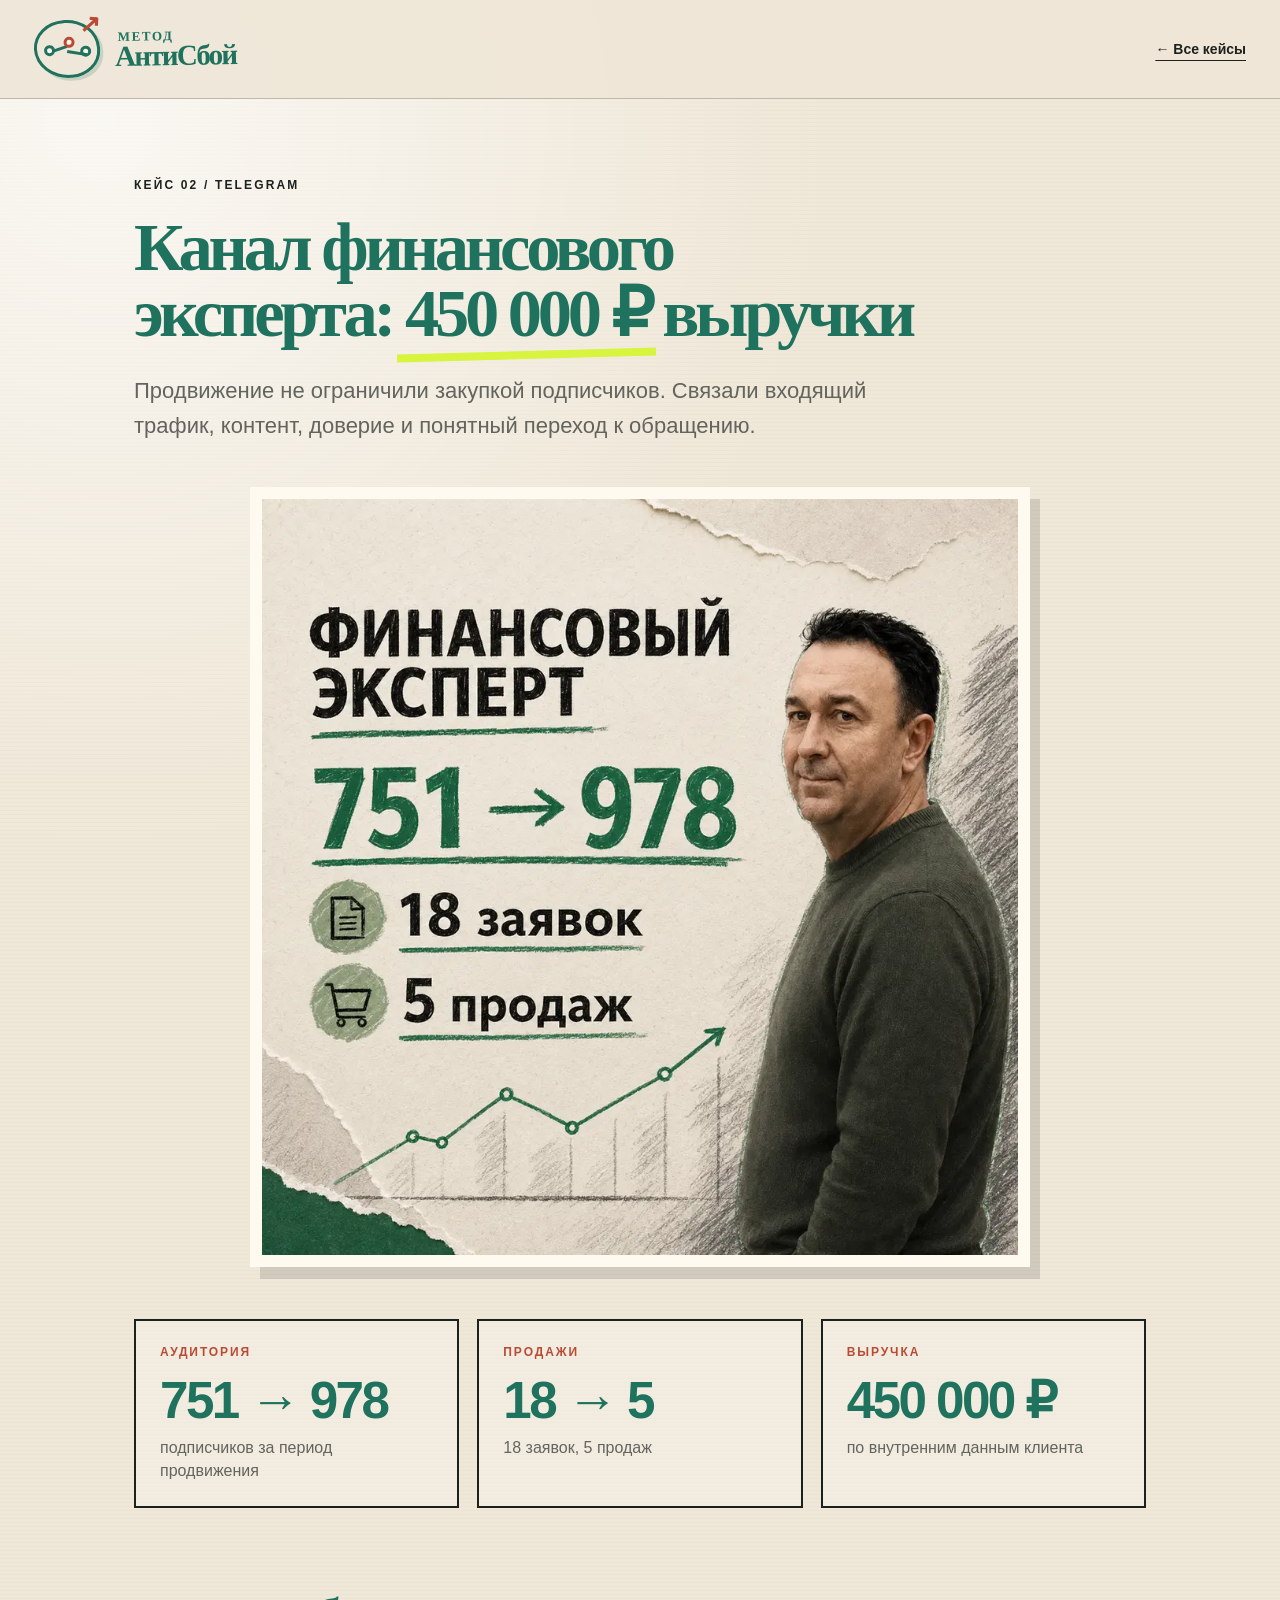
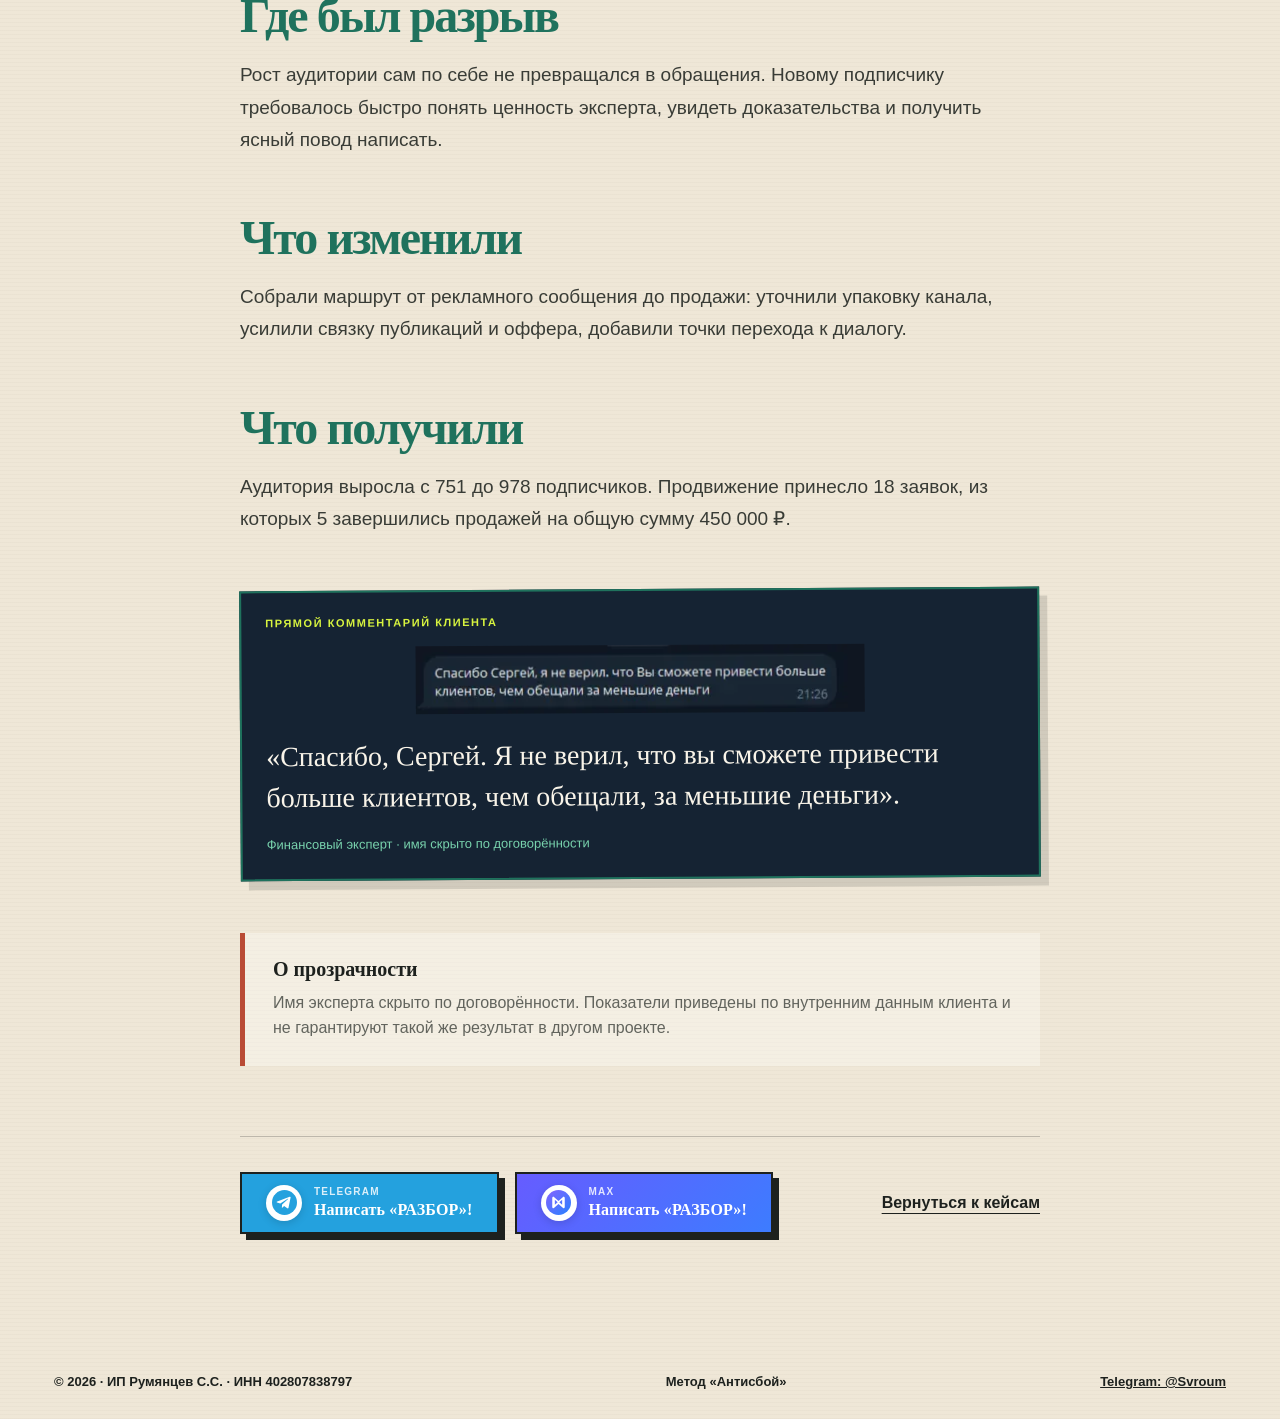
<file: case-finance.html>
<!doctype html>
<html lang="ru">
<head>
  <meta charset="UTF-8">
  <meta name="viewport" content="width=device-width, initial-scale=1.0">
  <meta name="description" content="Кейс продвижения Telegram-канала финансового эксперта: 18 заявок, 5 продаж и 450 000 ₽ выручки.">
  <link rel="canonical" href="https://antisboy.ru/case-finance.html">
  <title>Финансовый эксперт: 450 000 ₽ — кейс «Антисбой»</title>
  <link rel="icon" href="favicon.svg" type="image/svg+xml">
  <link rel="stylesheet" href="styles.css?v=20260728a">
</head>
<body class="case-page">
  <header class="topbar">
    <a class="brand" href="index.html">
      <span class="brand-mark" aria-hidden="true"><i></i><i></i><i></i><b>↗</b></span>
      <span class="brand-name"><small>Метод</small><strong>АнтиСбой</strong></span>
    </a>
    <a class="header-link" href="index.html#cases">← Все кейсы</a>
  </header>
  <main class="case-detail">
    <p class="section-number">КЕЙС 02 / TELEGRAM</p>
    <h1>Канал финансового эксперта: <span class="marker">450 000 ₽</span> выручки</h1>
    <p class="case-lead">Продвижение не ограничили закупкой подписчиков. Связали входящий трафик, контент, доверие и понятный переход к обращению.</p>
    <picture class="case-detail-image"><img src="assets/case-finance.webp?v=4" alt="Кейс продвижения Telegram-канала финансового эксперта" width="960" height="960" fetchpriority="high" decoding="async"></picture>
    <div class="case-facts">
      <article><span>Аудитория</span><strong>751 → 978</strong><p>подписчиков за период продвижения</p></article>
      <article><span>Продажи</span><strong>18 → 5</strong><p>18 заявок, 5 продаж</p></article>
      <article><span>Выручка</span><strong>450 000 ₽</strong><p>по внутренним данным клиента</p></article>
    </div>
    <section class="case-story">
      <h2>Где был разрыв</h2>
      <p>Рост аудитории сам по себе не превращался в обращения. Новому подписчику требовалось быстро понять ценность эксперта, увидеть доказательства и получить ясный повод написать.</p>
      <h2>Что изменили</h2>
      <p>Собрали маршрут от рекламного сообщения до продажи: уточнили упаковку канала, усилили связку публикаций и оффера, добавили точки перехода к диалогу.</p>
      <h2>Что получили</h2>
      <p>Аудитория выросла с 751 до 978 подписчиков. Продвижение принесло 18 заявок, из которых 5 завершились продажей на общую сумму 450 000 ₽.</p>
      <figure class="client-review">
        <p class="review-label">Прямой комментарий клиента</p>
        <img src="assets/review-finance.webp" alt="Отзыв клиента: Сергей привёл больше клиентов, чем обещал, за меньшие деньги" width="449" height="68" loading="lazy" decoding="async">
        <blockquote>«Спасибо, Сергей. Я не верил, что вы сможете привести больше клиентов, чем обещали, за меньшие деньги».</blockquote>
        <figcaption>Финансовый эксперт · имя скрыто по договорённости</figcaption>
      </figure>
      <aside><b>О прозрачности</b><p>Имя эксперта скрыто по договорённости. Показатели приведены по внутренним данным клиента и не гарантируют такой же результат в другом проекте.</p></aside>
    </section>
    <div class="case-bottom"><div class="messenger-buttons"><a class="messenger-button messenger-button--telegram" href="https://t.me/Svroum?text=%D0%A0%D0%90%D0%97%D0%91%D0%9E%D0%A0"><span class="messenger-icon"><img src="assets/telegram.svg" alt=""></span><span class="messenger-label"><small>Telegram</small>Написать «РАЗБОР»!</span></a><a class="messenger-button messenger-button--max" href="https://max.ru/id402807838797_biz"><span class="messenger-icon"><img src="assets/max.svg" alt=""></span><span class="messenger-label"><small>MAX</small>Написать «РАЗБОР»!</span></a></div><a href="index.html#cases">Вернуться к кейсам</a></div>
  </main>
  <footer><span>© 2026 · ИП Румянцев С.С. · ИНН 402807838797</span><span>Метод «Антисбой»</span><a href="https://t.me/Svroum?text=%D0%A0%D0%90%D0%97%D0%91%D0%9E%D0%A0">Telegram: @Svroum</a></footer>
</body>
</html>
</file>
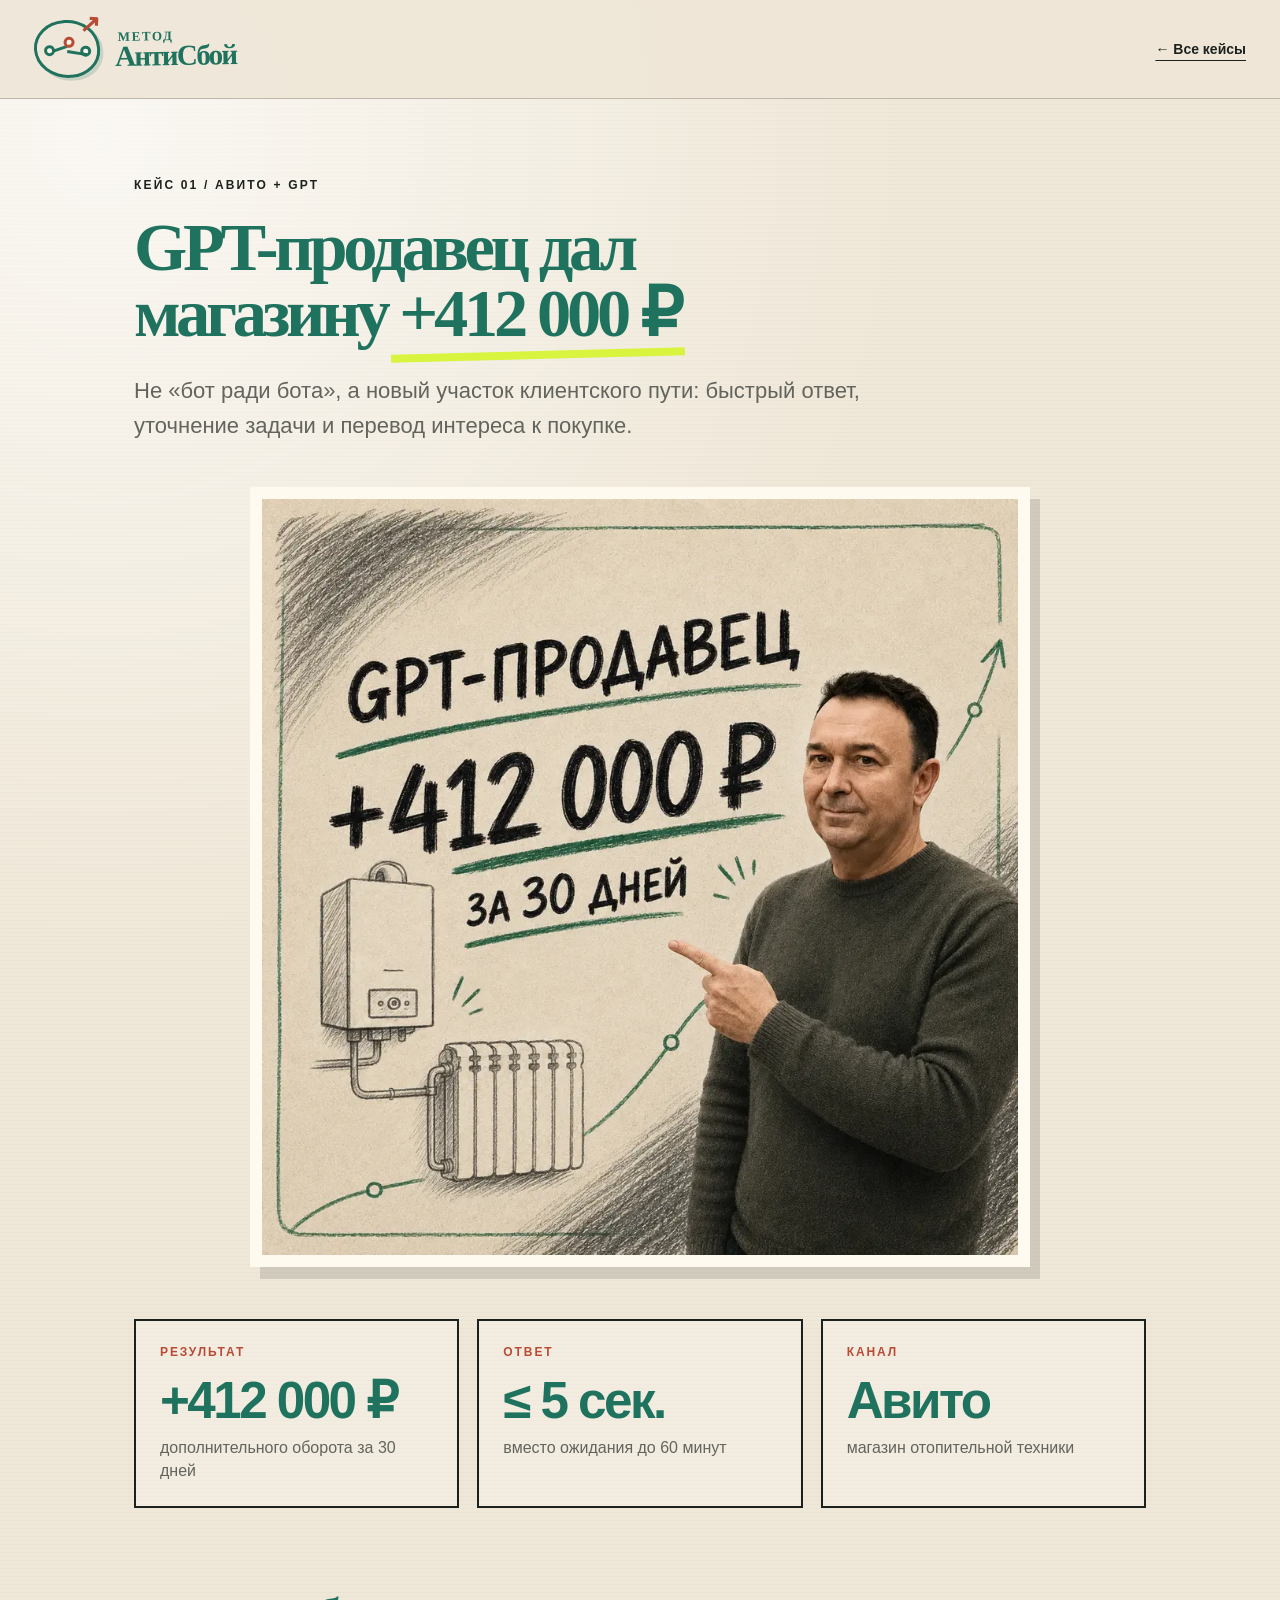
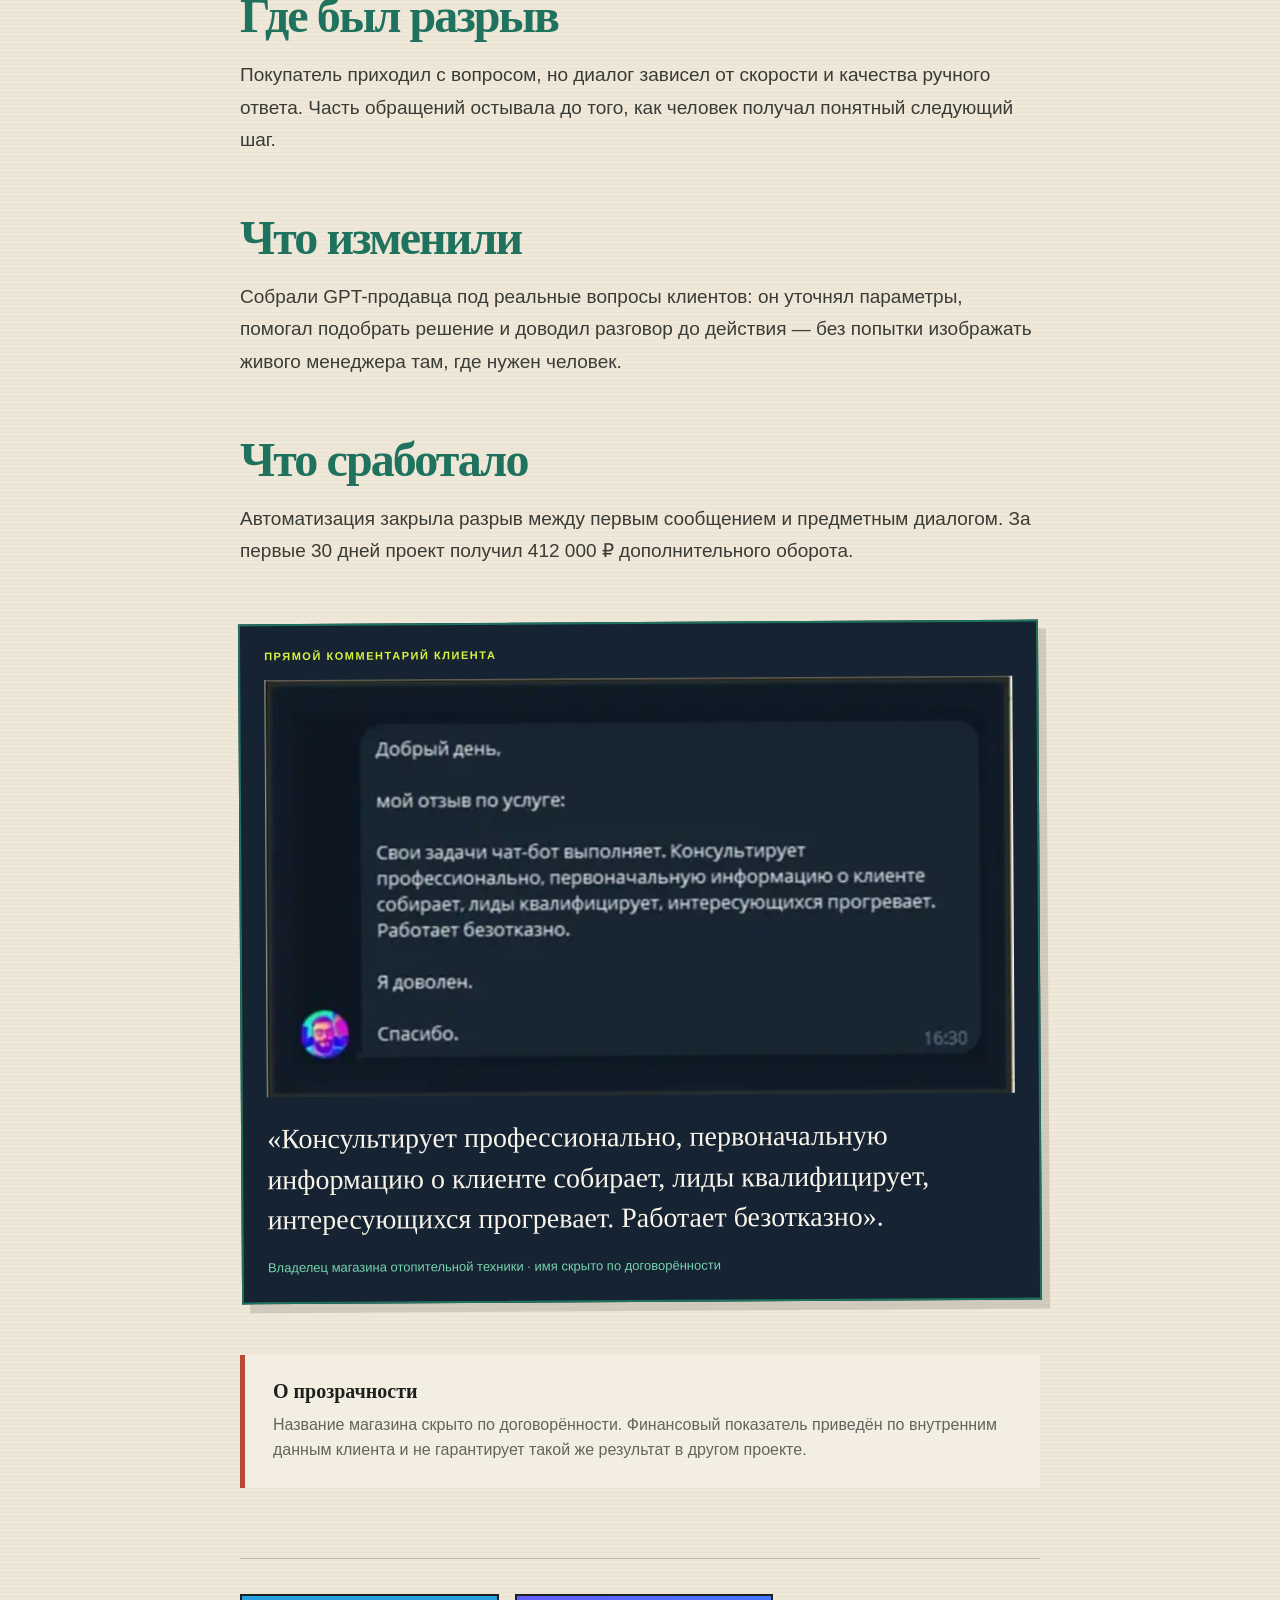
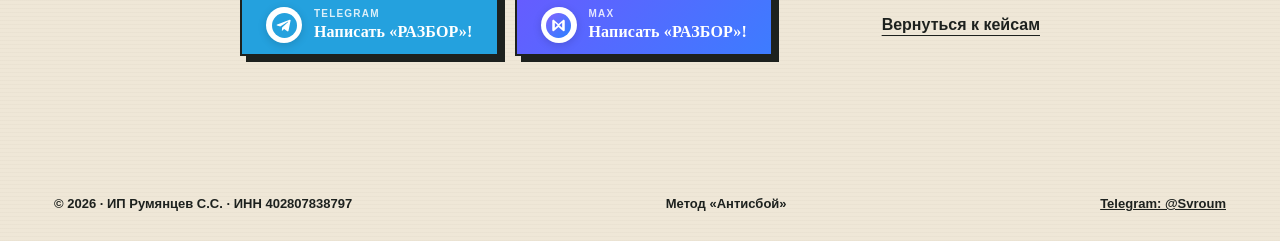
<file: case-gpt.html>
<!doctype html>
<html lang="ru">
<head>
  <meta charset="UTF-8">
  <meta name="viewport" content="width=device-width, initial-scale=1.0">
  <meta name="description" content="Кейс: GPT-продавец принёс магазину отопительной техники 412 000 ₽ дополнительного оборота за 30 дней.">
  <link rel="canonical" href="https://antisboy.ru/case-gpt.html">
  <title>GPT-продавец: +412 000 ₽ — кейс «Антисбой»</title>
  <link rel="icon" href="favicon.svg" type="image/svg+xml">
  <link rel="stylesheet" href="styles.css?v=20260728a">
</head>
<body class="case-page">
  <header class="topbar">
    <a class="brand" href="index.html">
      <span class="brand-mark" aria-hidden="true"><i></i><i></i><i></i><b>↗</b></span>
      <span class="brand-name"><small>Метод</small><strong>АнтиСбой</strong></span>
    </a>
    <a class="header-link" href="index.html#cases">← Все кейсы</a>
  </header>
  <main class="case-detail">
    <p class="section-number">КЕЙС 01 / АВИТО + GPT</p>
    <h1>GPT-продавец дал магазину <span class="marker">+412 000 ₽</span></h1>
    <p class="case-lead">Не «бот ради бота», а новый участок клиентского пути: быстрый ответ, уточнение задачи и перевод интереса к покупке.</p>
    <picture class="case-detail-image"><img src="assets/case-gpt.webp?v=4" alt="Кейс GPT-продавца для магазина отопительной техники" width="960" height="960" fetchpriority="high" decoding="async"></picture>
    <div class="case-facts">
      <article><span>Результат</span><strong>+412 000 ₽</strong><p>дополнительного оборота за 30 дней</p></article>
      <article><span>Ответ</span><strong>≤ 5 сек.</strong><p>вместо ожидания до 60 минут</p></article>
      <article><span>Канал</span><strong>Авито</strong><p>магазин отопительной техники</p></article>
    </div>
    <section class="case-story">
      <h2>Где был разрыв</h2>
      <p>Покупатель приходил с вопросом, но диалог зависел от скорости и качества ручного ответа. Часть обращений остывала до того, как человек получал понятный следующий шаг.</p>
      <h2>Что изменили</h2>
      <p>Собрали GPT-продавца под реальные вопросы клиентов: он уточнял параметры, помогал подобрать решение и доводил разговор до действия — без попытки изображать живого менеджера там, где нужен человек.</p>
      <h2>Что сработало</h2>
      <p>Автоматизация закрыла разрыв между первым сообщением и предметным диалогом. За первые 30 дней проект получил 412 000 ₽ дополнительного оборота.</p>
      <figure class="client-review">
        <p class="review-label">Прямой комментарий клиента</p>
        <img src="assets/review-gpt.webp?v=2" alt="Отзыв клиента: чат-бот консультирует профессионально, квалифицирует лиды, прогревает и работает безотказно" width="900" height="502" loading="lazy" decoding="async">
        <blockquote>«Консультирует профессионально, первоначальную информацию о клиенте собирает, лиды квалифицирует, интересующихся прогревает. Работает безотказно».</blockquote>
        <figcaption>Владелец магазина отопительной техники · имя скрыто по договорённости</figcaption>
      </figure>
      <aside><b>О прозрачности</b><p>Название магазина скрыто по договорённости. Финансовый показатель приведён по внутренним данным клиента и не гарантирует такой же результат в другом проекте.</p></aside>
    </section>
    <div class="case-bottom"><div class="messenger-buttons"><a class="messenger-button messenger-button--telegram" href="https://t.me/Svroum?text=%D0%A0%D0%90%D0%97%D0%91%D0%9E%D0%A0"><span class="messenger-icon"><img src="assets/telegram.svg" alt=""></span><span class="messenger-label"><small>Telegram</small>Написать «РАЗБОР»!</span></a><a class="messenger-button messenger-button--max" href="https://max.ru/id402807838797_biz"><span class="messenger-icon"><img src="assets/max.svg" alt=""></span><span class="messenger-label"><small>MAX</small>Написать «РАЗБОР»!</span></a></div><a href="index.html#cases">Вернуться к кейсам</a></div>
  </main>
  <footer><span>© 2026 · ИП Румянцев С.С. · ИНН 402807838797</span><span>Метод «Антисбой»</span><a href="https://t.me/Svroum?text=%D0%A0%D0%90%D0%97%D0%91%D0%9E%D0%A0">Telegram: @Svroum</a></footer>
</body>
</html>
</file>
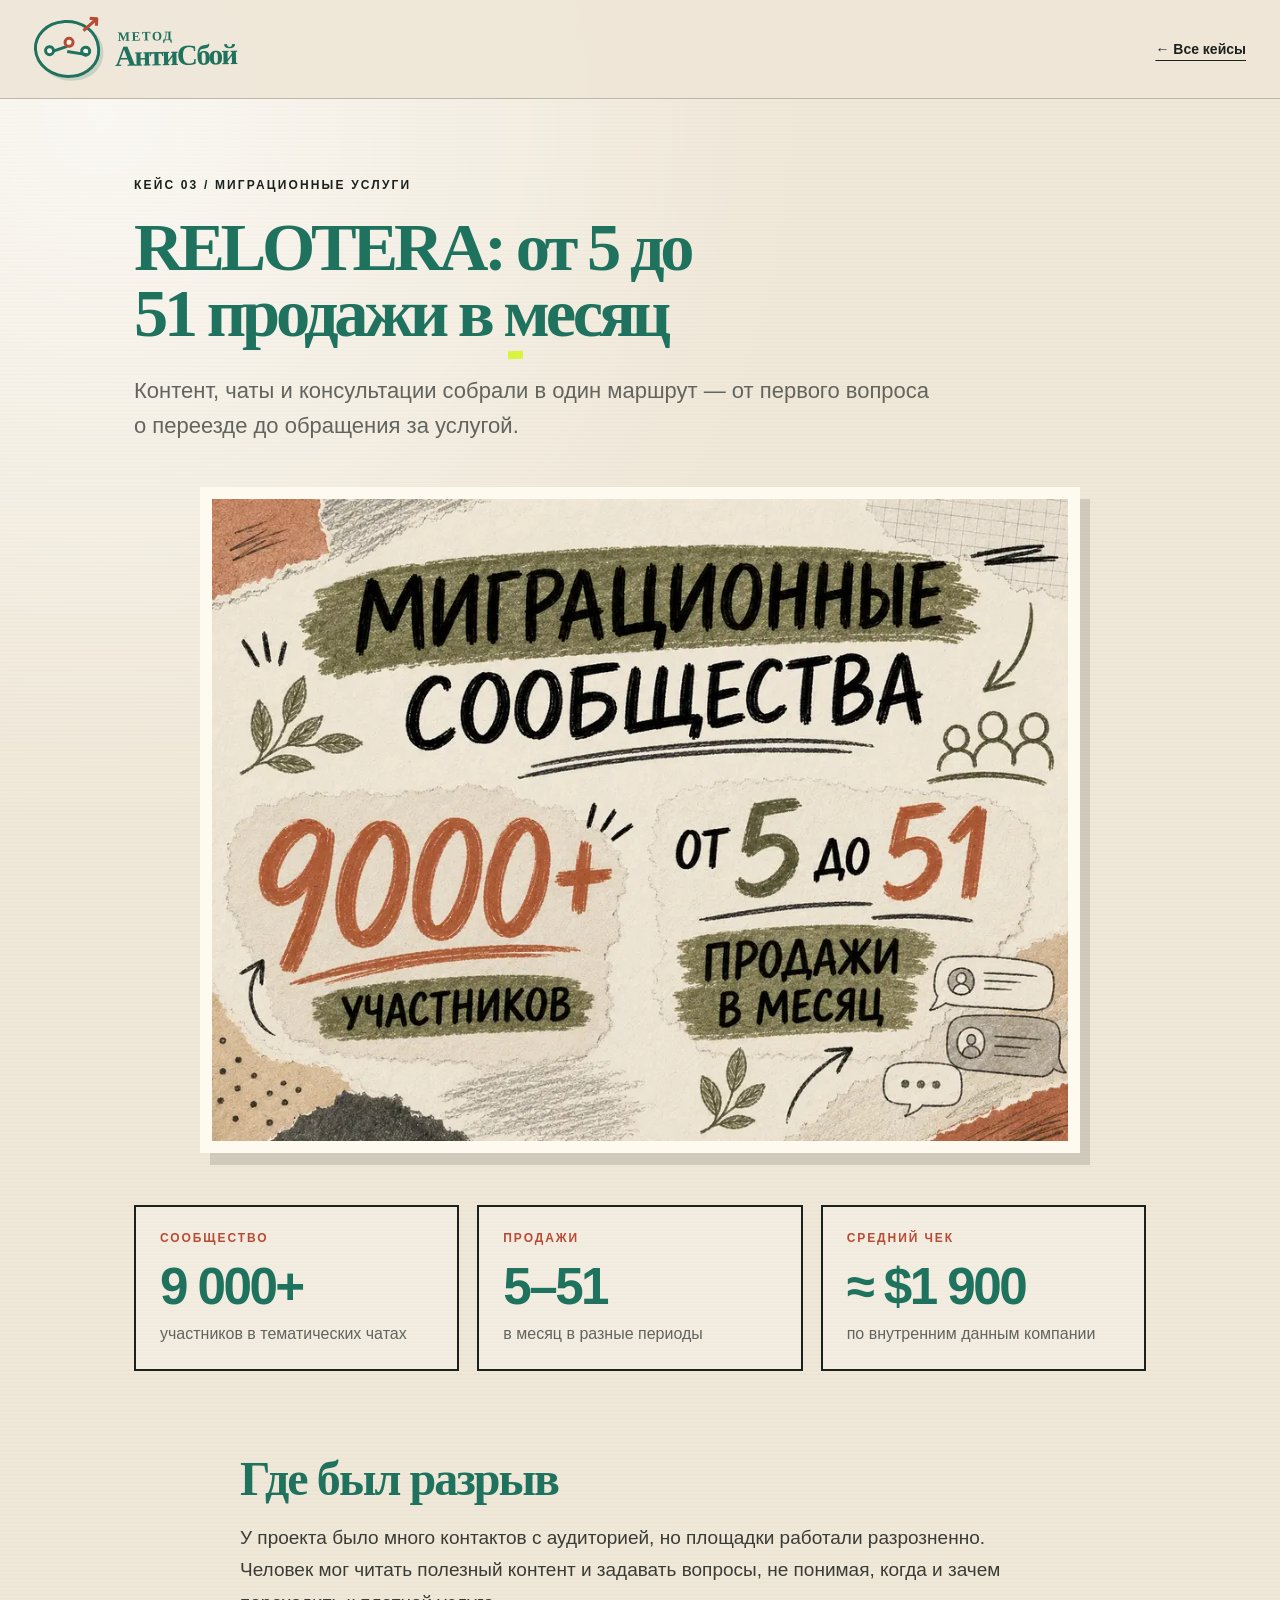
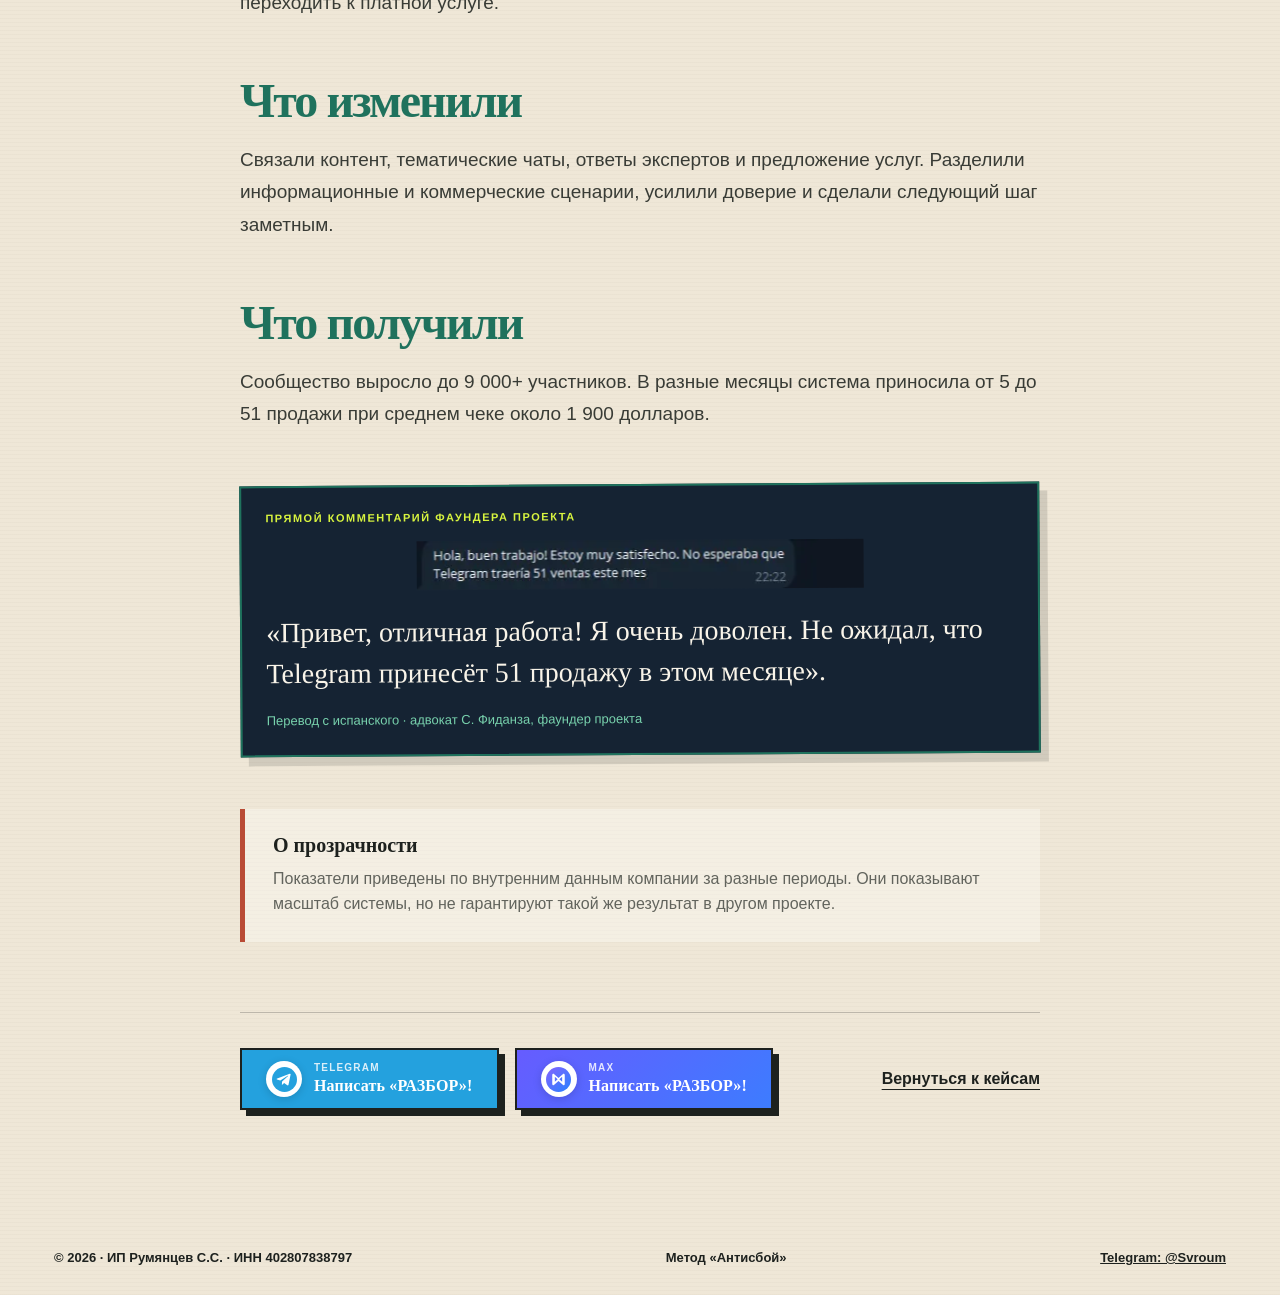
<file: case-relotera.html>
<!doctype html>
<html lang="ru">
<head>
  <meta charset="UTF-8">
  <meta name="viewport" content="width=device-width, initial-scale=1.0">
  <meta name="description" content="Кейс RELOTERA IMMIGRATION: сообщество 9000+ участников и от 5 до 51 продажи в месяц.">
  <link rel="canonical" href="https://antisboy.ru/case-relotera.html">
  <title>RELOTERA IMMIGRATION: от 5 до 51 продажи — кейс «Антисбой»</title>
  <link rel="icon" href="favicon.svg" type="image/svg+xml">
  <link rel="stylesheet" href="styles.css?v=20260728a">
</head>
<body class="case-page">
  <header class="topbar">
    <a class="brand" href="index.html">
      <span class="brand-mark" aria-hidden="true"><i></i><i></i><i></i><b>↗</b></span>
      <span class="brand-name"><small>Метод</small><strong>АнтиСбой</strong></span>
    </a>
    <a class="header-link" href="index.html#cases">← Все кейсы</a>
  </header>
  <main class="case-detail">
    <p class="section-number">КЕЙС 03 / МИГРАЦИОННЫЕ УСЛУГИ</p>
    <h1>RELOTERA: <span class="marker">от 5 до 51</span> продажи в месяц</h1>
    <p class="case-lead">Контент, чаты и консультации собрали в один маршрут — от первого вопроса о переезде до обращения за услугой.</p>
    <picture class="case-detail-image case-detail-image--landscape"><img src="assets/case-relotera.webp?v=5" alt="Кейс роста миграционного сообщества RELOTERA IMMIGRATION" width="960" height="720" fetchpriority="high" decoding="async"></picture>
    <div class="case-facts">
      <article><span>Сообщество</span><strong>9 000+</strong><p>участников в тематических чатах</p></article>
      <article><span>Продажи</span><strong>5–51</strong><p>в месяц в разные периоды</p></article>
      <article><span>Средний чек</span><strong>≈ $1 900</strong><p>по внутренним данным компании</p></article>
    </div>
    <section class="case-story">
      <h2>Где был разрыв</h2>
      <p>У проекта было много контактов с аудиторией, но площадки работали разрозненно. Человек мог читать полезный контент и задавать вопросы, не понимая, когда и зачем переходить к платной услуге.</p>
      <h2>Что изменили</h2>
      <p>Связали контент, тематические чаты, ответы экспертов и предложение услуг. Разделили информационные и коммерческие сценарии, усилили доверие и сделали следующий шаг заметным.</p>
      <h2>Что получили</h2>
      <p>Сообщество выросло до 9 000+ участников. В разные месяцы система приносила от 5 до 51 продажи при среднем чеке около 1 900 долларов.</p>
      <figure class="client-review">
        <p class="review-label">Прямой комментарий фаундера проекта</p>
        <img src="assets/review-relotera.webp?v=2" alt="Отзыв адвоката С. Фиданза, фаундера проекта, на испанском: Hola, buen trabajo. Estoy muy satisfecho. No esperaba que Telegram trajera 51 ventas este mes" width="447" height="49" loading="lazy" decoding="async">
        <blockquote>«Привет, отличная работа! Я очень доволен. Не ожидал, что Telegram принесёт 51 продажу в этом месяце».</blockquote>
        <figcaption>Перевод с испанского · адвокат С. Фиданза, фаундер проекта</figcaption>
      </figure>
      <aside><b>О прозрачности</b><p>Показатели приведены по внутренним данным компании за разные периоды. Они показывают масштаб системы, но не гарантируют такой же результат в другом проекте.</p></aside>
    </section>
    <div class="case-bottom"><div class="messenger-buttons"><a class="messenger-button messenger-button--telegram" href="https://t.me/Svroum?text=%D0%A0%D0%90%D0%97%D0%91%D0%9E%D0%A0"><span class="messenger-icon"><img src="assets/telegram.svg" alt=""></span><span class="messenger-label"><small>Telegram</small>Написать «РАЗБОР»!</span></a><a class="messenger-button messenger-button--max" href="https://max.ru/id402807838797_biz"><span class="messenger-icon"><img src="assets/max.svg" alt=""></span><span class="messenger-label"><small>MAX</small>Написать «РАЗБОР»!</span></a></div><a href="index.html#cases">Вернуться к кейсам</a></div>
  </main>
  <footer><span>© 2026 · ИП Румянцев С.С. · ИНН 402807838797</span><span>Метод «Антисбой»</span><a href="https://t.me/Svroum?text=%D0%A0%D0%90%D0%97%D0%91%D0%9E%D0%A0">Telegram: @Svroum</a></footer>
</body>
</html>
</file>
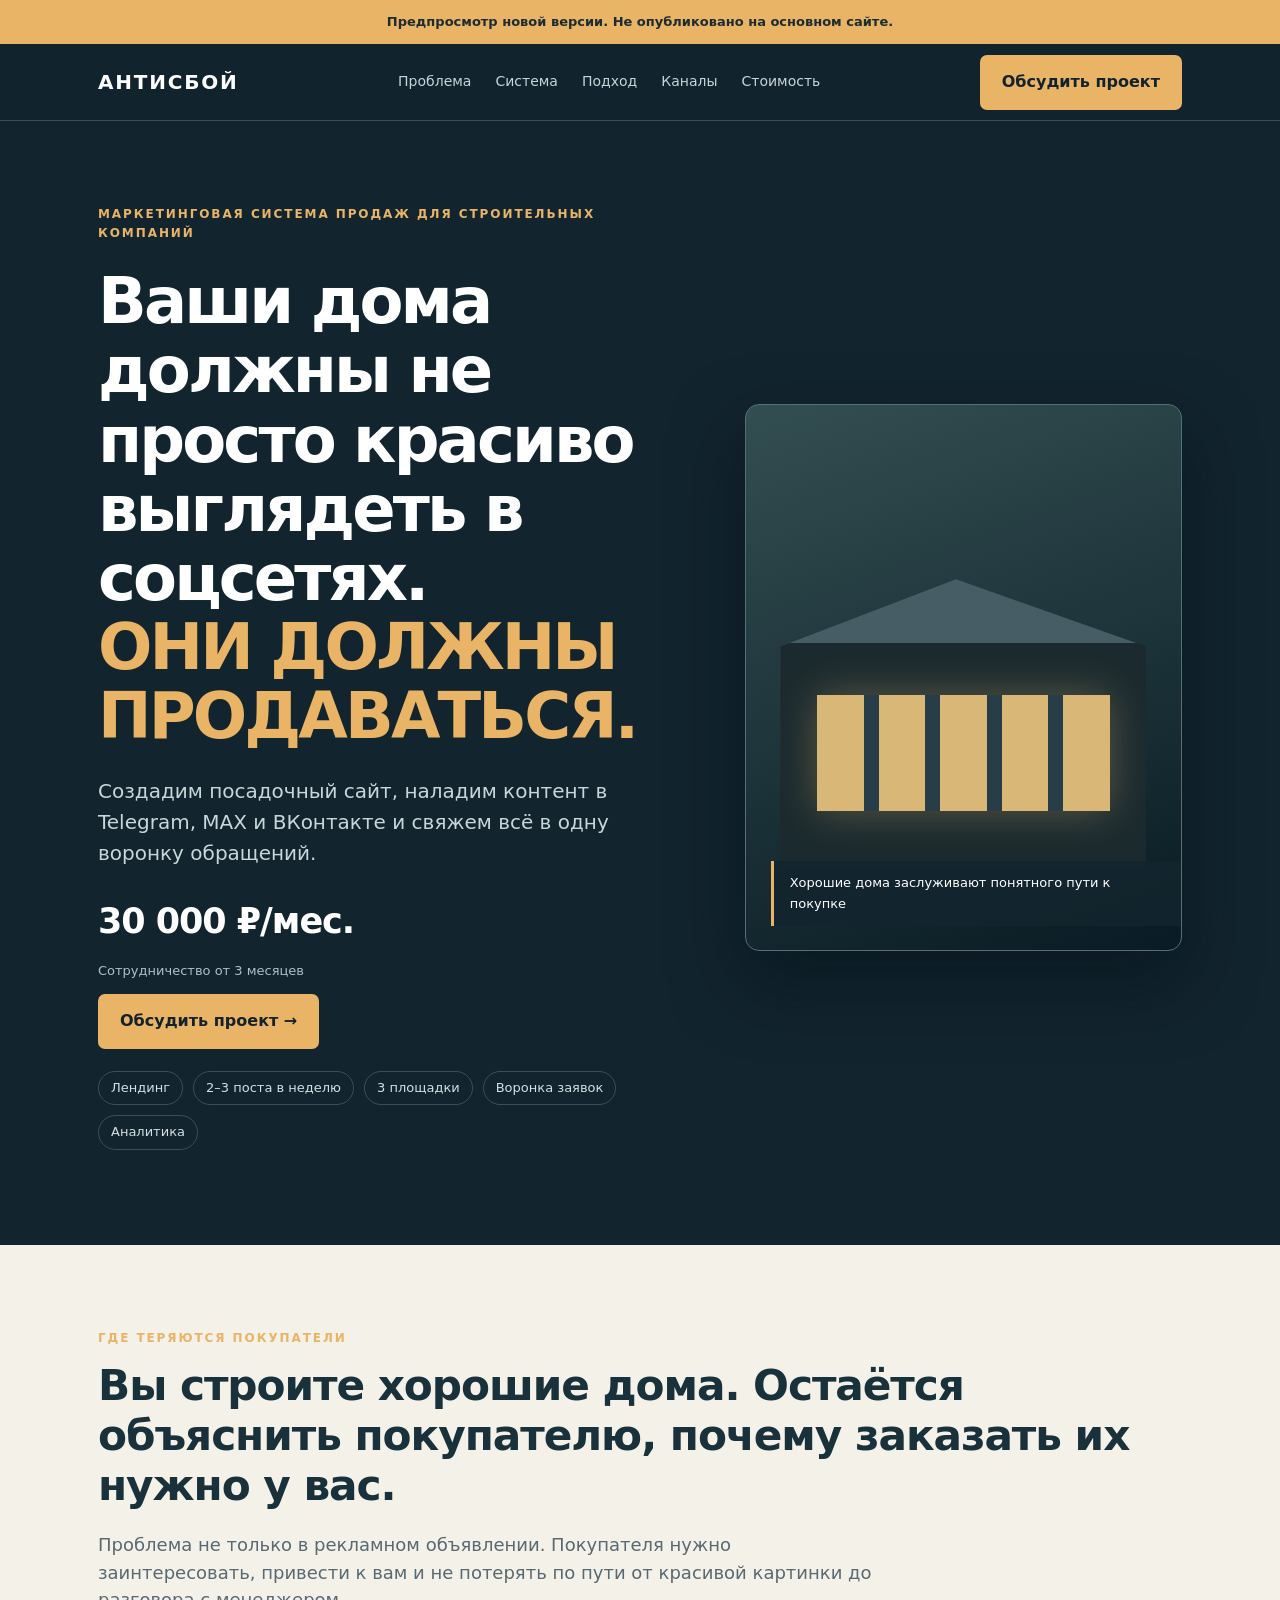
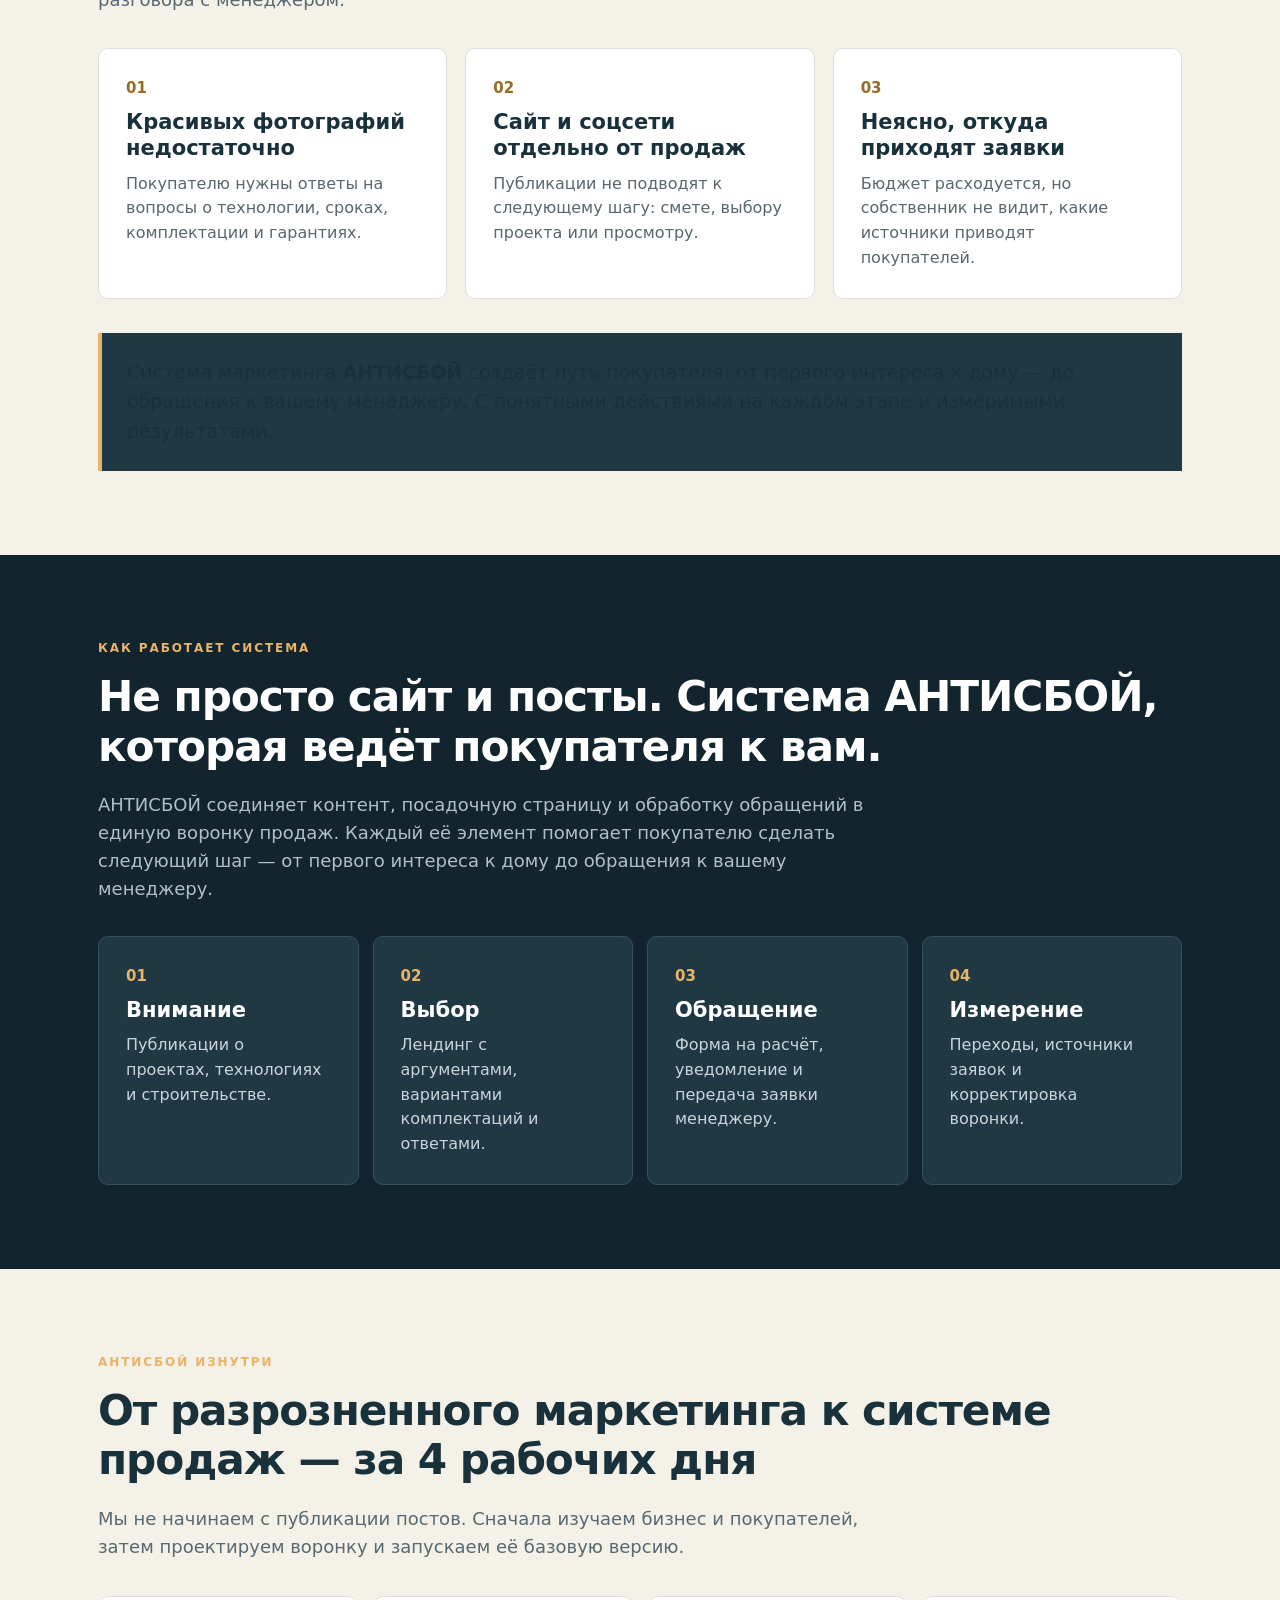
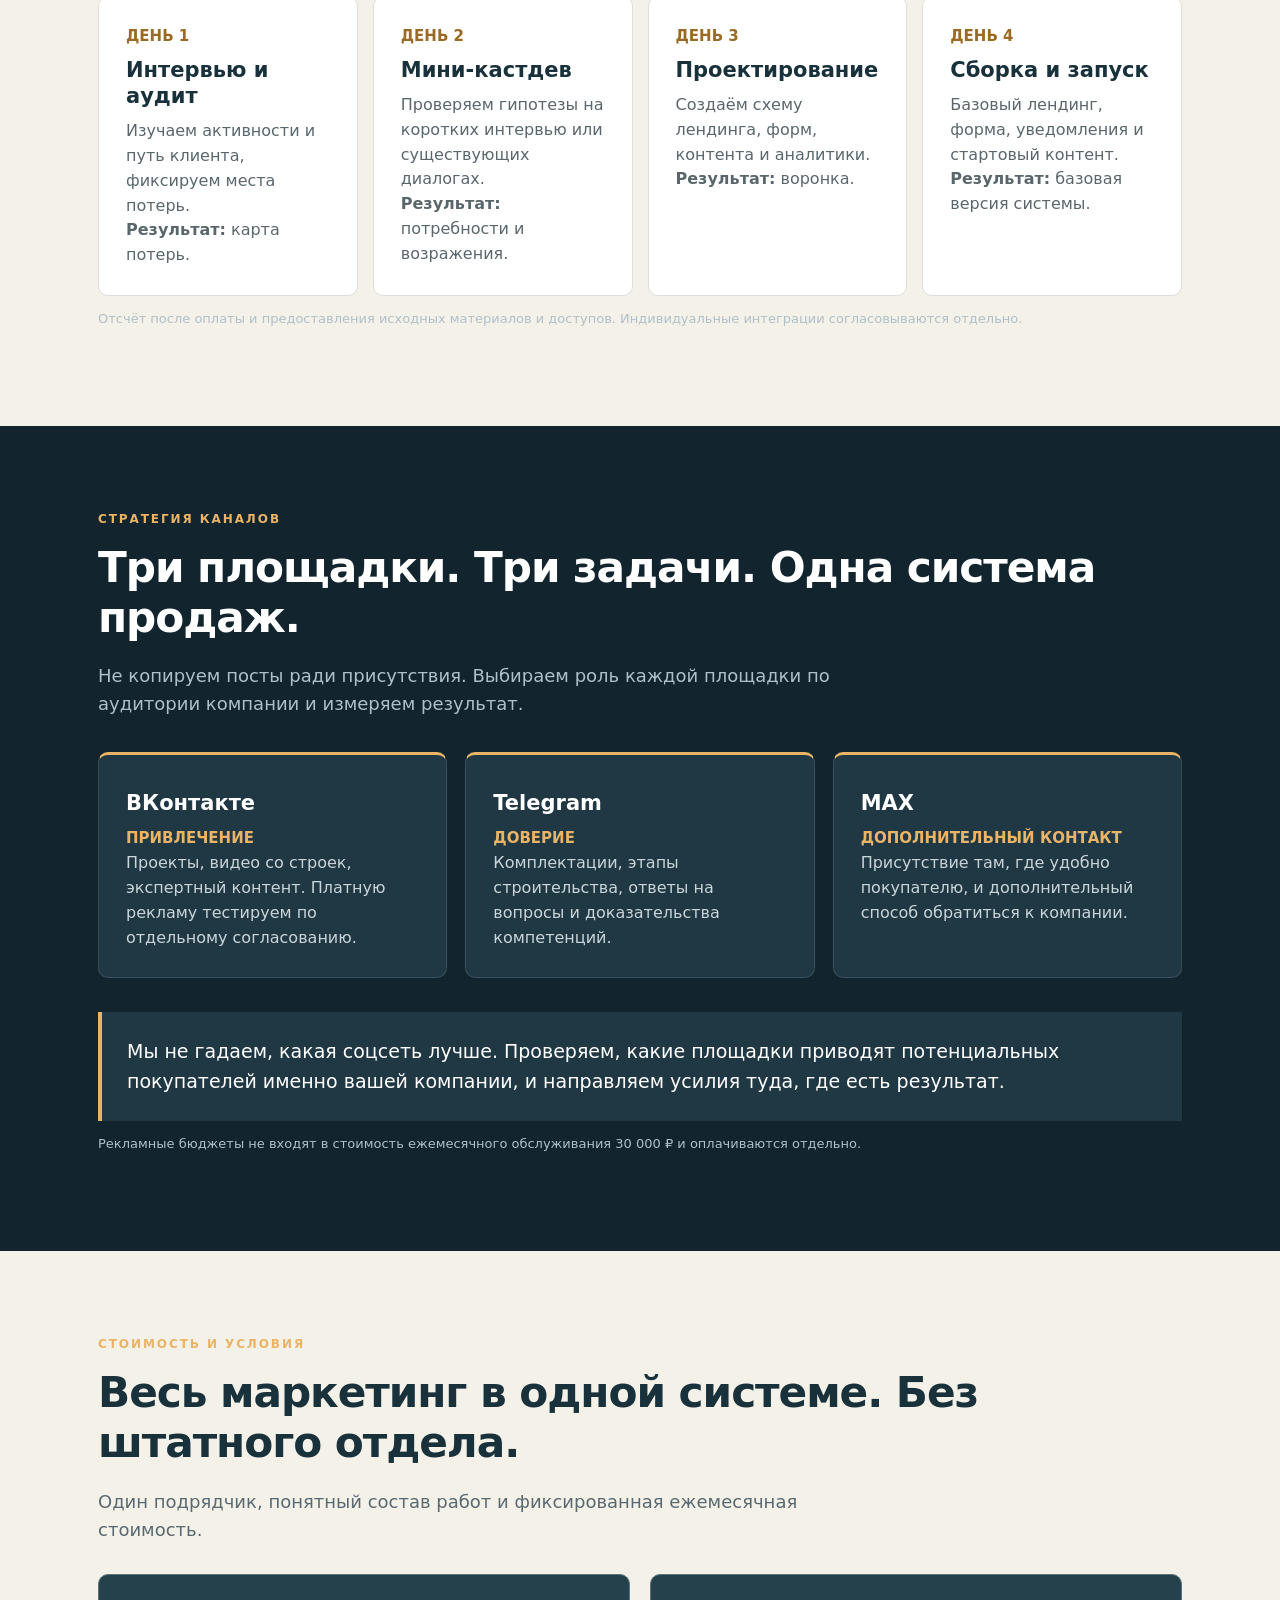
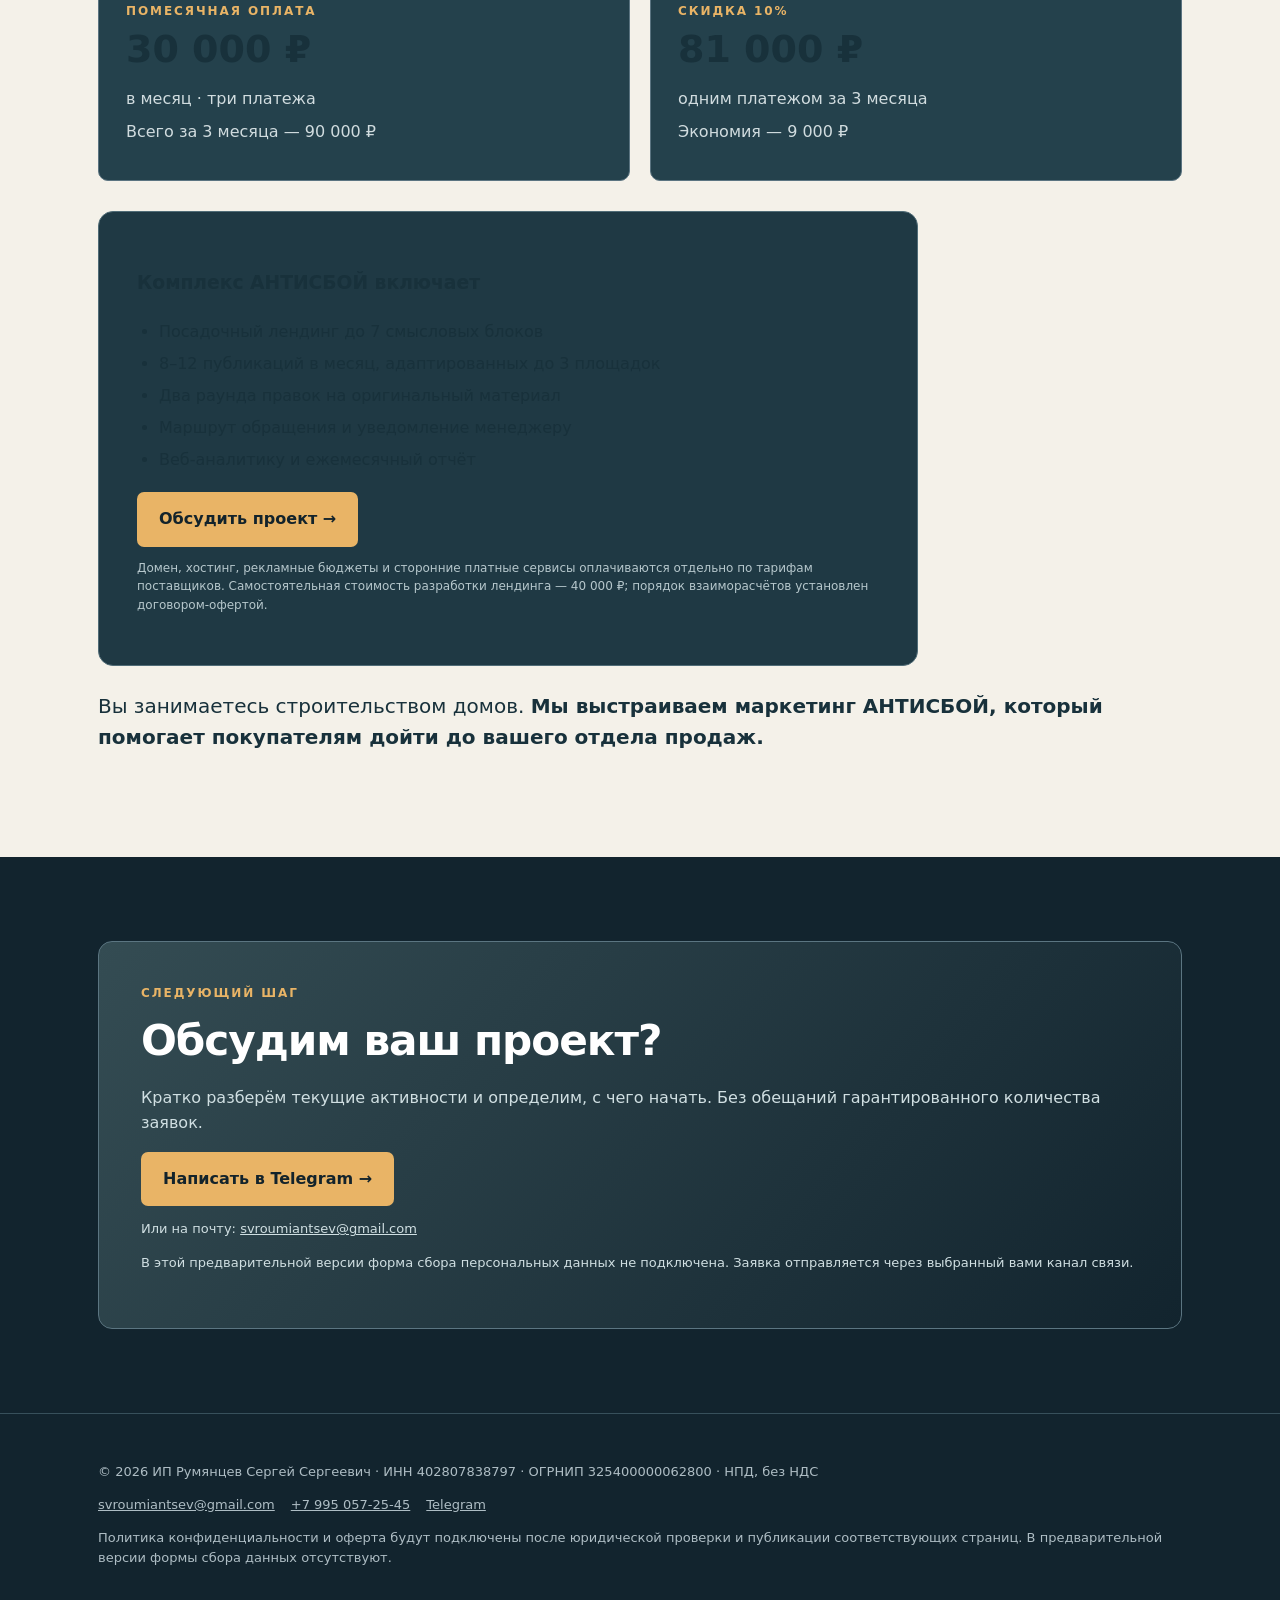
<file: construction-preview.html>
<!doctype html>
<html lang="ru"><head><meta charset="utf-8"><meta name="viewport" content="width=device-width,initial-scale=1"><meta name="robots" content="noindex,nofollow"><title>АНТИСБОЙ — маркетинговая система для строительных компаний (предпросмотр)</title><meta name="description" content="Лендинг, контент и система обращений для строительных компаний — 30 000 рублей в месяц."><style>
:root{--bg:#12242e;--bg2:#1d3540;--cream:#f4f1e9;--muted:#aec0c8;--gold:#e9b466;--line:#37505b}*{box-sizing:border-box}html{scroll-behavior:smooth}body{margin:0;background:var(--bg);color:#fff;font:16px/1.55 system-ui,-apple-system,'Segoe UI',Arial,sans-serif}a{color:inherit}header{position:sticky;top:0;z-index:5;background:#12242ef0;border-bottom:1px solid var(--line);backdrop-filter:blur(12px)}.wrap{max-width:1140px;margin:auto;padding:0 28px}.top{height:76px;display:flex;align-items:center;justify-content:space-between;gap:20px}.brand{font-weight:900;letter-spacing:.09em;font-size:20px;text-decoration:none}.nav{display:flex;gap:24px}.nav a{text-decoration:none;color:#c8d5d8;font-size:14px}.btn{background:var(--gold);color:#13232b;text-decoration:none;padding:15px 22px;border-radius:7px;display:inline-block;font-weight:800;border:0;cursor:pointer}.btn.alt{background:transparent;color:#fff;border:1px solid #8299a4}.hero{min-height:730px;display:grid;grid-template-columns:1.15fr .85fr;align-items:center;gap:55px;padding-top:84px;padding-bottom:95px}.eyebrow{color:var(--gold);text-transform:uppercase;letter-spacing:.16em;font-size:12px;font-weight:800}.hero h1{font-size:clamp(38px,5vw,69px);line-height:1.08;letter-spacing:-.045em;margin:25px 0}.gold{color:var(--gold)}.lead{color:#c9d6da;font-size:20px}.hero-art{border:1px solid #51707b;border-radius:14px;aspect-ratio:4/5;overflow:hidden;position:relative;background:linear-gradient(160deg,#334e50 0%,#1e353b 50%,#091b24 100%);box-shadow:0 30px 70px #06101890}.house{position:absolute;inset:32% 8% 12%;background:linear-gradient(180deg,#475d65 0 22%,#1b2a2e 22% 100%);clip-path:polygon(0 22%,48% 0,100% 22%,100% 100%,0 100%);border-bottom:15px solid #10252e}.house:before{content:"";position:absolute;top:40%;left:10%;width:80%;height:40%;background:repeating-linear-gradient(90deg,#d8b777 0 16%,#273d48 16% 21%);box-shadow:0 0 40px #ecc27950}.art-note{position:absolute;bottom:24px;left:25px;background:#12242ee3;padding:12px 16px;font-size:13px;border-left:3px solid var(--gold)}.price{font-size:35px;font-weight:850;letter-spacing:-.03em;margin:25px 0 0}.small{color:var(--muted);font-size:13px}.chips{display:flex;flex-wrap:wrap;gap:10px;margin-top:22px}.chips span{border:1px solid var(--line);border-radius:20px;padding:6px 12px;font-size:13px;color:#d3e0e4}section{padding:84px 0}section h2{font-size:clamp(29px,3.3vw,44px);line-height:1.18;letter-spacing:-.025em;margin:14px 0 20px}.sub{color:var(--muted);font-size:18px;max-width:780px}.light{background:var(--cream);color:#18313b}.light .sub{color:#586971}.grid3{display:grid;grid-template-columns:repeat(3,1fr);gap:18px;margin-top:34px}.grid4{display:grid;grid-template-columns:repeat(4,1fr);gap:14px;margin-top:33px}.tile{padding:27px;border:1px solid var(--line);border-radius:10px;background:#203844}.light .tile{background:#fff;border-color:#dedfdc}.tile h3{margin:8px 0 10px;font-size:21px;line-height:1.25}.tile p{margin:0;color:#c9d5d9}.light .tile p{color:#59676d}.n{color:var(--gold);font-weight:900;font-size:15px}.light .n{color:#9b6a24}.statement{margin-top:34px;padding:25px;background:#203844;border-left:4px solid var(--gold);font-size:19px}.steps{display:grid;grid-template-columns:repeat(4,1fr);gap:15px;margin-top:35px}.steps .tile{min-height:250px}.mini{font-size:13px;color:var(--muted)}.channel{border-top:3px solid var(--gold)}.plans{display:grid;grid-template-columns:1fr 1fr;gap:20px;margin:30px 0}.plan{background:#24414c;border:1px solid #5b7481;padding:27px;border-radius:10px}.plan strong{font-size:38px}.plan p{color:#d1dcdf;margin:8px 0}.offer{max-width:820px;background:#1f3944;border:1px solid #506c77;padding:38px;border-radius:15px}.offer ul{padding-left:22px;line-height:2}.offer .fine{font-size:12px;color:#b6c7cc}.faq{display:grid;grid-template-columns:1fr 1fr;gap:22px}.contact{background:linear-gradient(130deg,#344c53,#12242e);padding:42px;border-radius:14px;border:1px solid #5b7581}.contact p{color:#d0dfe2}footer{border-top:1px solid var(--line);padding:35px 0;color:#aebdc4;font-size:13px}footer a{margin-right:16px}.notice{padding:12px;background:#e9b466;color:#1b2c33;text-align:center;font-size:13px;font-weight:700}.consent{display:flex;gap:10px;align-items:flex-start;font-size:13px;color:#d0dfe2;margin-top:16px}.consent input{margin-top:4px}.form{display:grid;gap:12px;margin-top:20px}.form input,.form textarea{width:100%;background:#102733;color:white;border:1px solid #708894;border-radius:6px;padding:13px;font:inherit}.form button:disabled{opacity:.5;cursor:not-allowed}@media(max-width:800px){.nav{display:none}.hero{grid-template-columns:1fr;padding-top:46px}.hero-art{aspect-ratio:16/10}.grid3,.grid4,.steps,.plans,.faq{grid-template-columns:1fr}section{padding:58px 0}.wrap{padding:0 19px}.top{height:65px}.hero h1{font-size:39px}}
</style></head><body>
<div class="notice">Предпросмотр новой версии. Не опубликовано на основном сайте.</div>
<header><div class="wrap top"><a class="brand" href="#top">АНТИСБОЙ</a><nav class="nav"><a href="#problems">Проблема</a><a href="#system">Система</a><a href="#process">Подход</a><a href="#channels">Каналы</a><a href="#price">Стоимость</a></nav><a href="#contact" class="btn">Обсудить проект</a></div></header>
<main>
<div class="wrap"><section class="hero" id="top"><div><div class="eyebrow">Маркетинговая система продаж для строительных компаний</div><h1>Ваши дома должны не просто красиво выглядеть в соцсетях.<br><span class="gold">ОНИ ДОЛЖНЫ ПРОДАВАТЬСЯ.</span></h1><p class="lead">Создадим посадочный сайт, наладим контент в Telegram, MAX и ВКонтакте и свяжем всё в одну воронку обращений.</p><p class="price">30 000 ₽/мес.</p><p class="small">Сотрудничество от 3 месяцев</p><a class="btn" href="#contact">Обсудить проект →</a><div class="chips"><span>Лендинг</span><span>2–3 поста в неделю</span><span>3 площадки</span><span>Воронка заявок</span><span>Аналитика</span></div></div><div class="hero-art" aria-label="Концептуальное изображение загородного дома"><div class="house"></div><div class="art-note">Хорошие дома заслуживают понятного пути к покупке</div></div></section></div>
<section class="light" id="problems"><div class="wrap"><div class="eyebrow">Где теряются покупатели</div><h2>Вы строите хорошие дома. Остаётся объяснить покупателю, почему заказать их нужно у вас.</h2><p class="sub">Проблема не только в рекламном объявлении. Покупателя нужно заинтересовать, привести к вам и не потерять по пути от красивой картинки до разговора с менеджером.</p><div class="grid3"><div class="tile"><span class="n">01</span><h3>Красивых фотографий недостаточно</h3><p>Покупателю нужны ответы на вопросы о технологии, сроках, комплектации и гарантиях.</p></div><div class="tile"><span class="n">02</span><h3>Сайт и соцсети отдельно от продаж</h3><p>Публикации не подводят к следующему шагу: смете, выбору проекта или просмотру.</p></div><div class="tile"><span class="n">03</span><h3>Неясно, откуда приходят заявки</h3><p>Бюджет расходуется, но собственник не видит, какие источники приводят покупателей.</p></div></div><div class="statement">Система маркетинга <strong>АНТИСБОЙ</strong> создаёт путь покупателя: от первого интереса к дому — до обращения к вашему менеджеру. С понятными действиями на каждом этапе и измеримыми результатами.</div></div></section>
<section id="system"><div class="wrap"><div class="eyebrow">Как работает система</div><h2>Не просто сайт и посты. Система АНТИСБОЙ, которая ведёт покупателя к вам.</h2><p class="sub">АНТИСБОЙ соединяет контент, посадочную страницу и обработку обращений в единую воронку продаж. Каждый её элемент помогает покупателю сделать следующий шаг — от первого интереса к дому до обращения к вашему менеджеру.</p><div class="grid4"><article class="tile"><span class="n">01</span><h3>Внимание</h3><p>Публикации о проектах, технологиях и строительстве.</p></article><article class="tile"><span class="n">02</span><h3>Выбор</h3><p>Лендинг с аргументами, вариантами комплектаций и ответами.</p></article><article class="tile"><span class="n">03</span><h3>Обращение</h3><p>Форма на расчёт, уведомление и передача заявки менеджеру.</p></article><article class="tile"><span class="n">04</span><h3>Измерение</h3><p>Переходы, источники заявок и корректировка воронки.</p></article></div></div></section>
<section class="light" id="process"><div class="wrap"><div class="eyebrow">АНТИСБОЙ изнутри</div><h2>От разрозненного маркетинга к системе продаж — за 4 рабочих дня</h2><p class="sub">Мы не начинаем с публикации постов. Сначала изучаем бизнес и покупателей, затем проектируем воронку и запускаем её базовую версию.</p><div class="steps"><article class="tile"><span class="n">ДЕНЬ 1</span><h3>Интервью и аудит</h3><p>Изучаем активности и путь клиента, фиксируем места потерь.</p><p><b>Результат:</b> карта потерь.</p></article><article class="tile"><span class="n">ДЕНЬ 2</span><h3>Мини-кастдев</h3><p>Проверяем гипотезы на коротких интервью или существующих диалогах.</p><p><b>Результат:</b> потребности и возражения.</p></article><article class="tile"><span class="n">ДЕНЬ 3</span><h3>Проектирование</h3><p>Создаём схему лендинга, форм, контента и аналитики.</p><p><b>Результат:</b> воронка.</p></article><article class="tile"><span class="n">ДЕНЬ 4</span><h3>Сборка и запуск</h3><p>Базовый лендинг, форма, уведомления и стартовый контент.</p><p><b>Результат:</b> базовая версия системы.</p></article></div><p class="mini">Отсчёт после оплаты и предоставления исходных материалов и доступов. Индивидуальные интеграции согласовываются отдельно.</p></div></section>
<section id="channels"><div class="wrap"><div class="eyebrow">Стратегия каналов</div><h2>Три площадки. Три задачи. Одна система продаж.</h2><p class="sub">Не копируем посты ради присутствия. Выбираем роль каждой площадки по аудитории компании и измеряем результат.</p><div class="grid3"><article class="tile channel"><h3>ВКонтакте</h3><span class="n">ПРИВЛЕЧЕНИЕ</span><p>Проекты, видео со строек, экспертный контент. Платную рекламу тестируем по отдельному согласованию.</p></article><article class="tile channel"><h3>Telegram</h3><span class="n">ДОВЕРИЕ</span><p>Комплектации, этапы строительства, ответы на вопросы и доказательства компетенций.</p></article><article class="tile channel"><h3>MAX</h3><span class="n">ДОПОЛНИТЕЛЬНЫЙ КОНТАКТ</span><p>Присутствие там, где удобно покупателю, и дополнительный способ обратиться к компании.</p></article></div><div class="statement">Мы не гадаем, какая соцсеть лучше. Проверяем, какие площадки приводят потенциальных покупателей именно вашей компании, и направляем усилия туда, где есть результат.</div><p class="small">Рекламные бюджеты не входят в стоимость ежемесячного обслуживания 30 000 ₽ и оплачиваются отдельно.</p></div></section>
<section class="light" id="price"><div class="wrap"><div class="eyebrow">Стоимость и условия</div><h2>Весь маркетинг в одной системе. Без штатного отдела.</h2><p class="sub">Один подрядчик, понятный состав работ и фиксированная ежемесячная стоимость.</p><div class="plans"><div class="plan"><div class="eyebrow">Помесячная оплата</div><strong>30 000 ₽</strong><p>в месяц · три платежа</p><p>Всего за 3 месяца — 90 000 ₽</p></div><div class="plan"><div class="eyebrow">Скидка 10%</div><strong>81 000 ₽</strong><p>одним платежом за 3 месяца</p><p>Экономия — 9 000 ₽</p></div></div><div class="offer"><h3>Комплекс АНТИСБОЙ включает</h3><ul><li>Посадочный лендинг до 7 смысловых блоков</li><li>8–12 публикаций в месяц, адаптированных до 3 площадок</li><li>Два раунда правок на оригинальный материал</li><li>Маршрут обращения и уведомление менеджеру</li><li>Веб-аналитику и ежемесячный отчёт</li></ul><a class="btn" href="#contact">Обсудить проект →</a><p class="fine">Домен, хостинг, рекламные бюджеты и сторонние платные сервисы оплачиваются отдельно по тарифам поставщиков. Самостоятельная стоимость разработки лендинга — 40 000 ₽; порядок взаиморасчётов установлен договором-офертой.</p></div><p style="margin-top:25px;font-size:20px">Вы занимаетесь строительством домов. <strong>Мы выстраиваем маркетинг АНТИСБОЙ, который помогает покупателям дойти до вашего отдела продаж.</strong></p></div></section>
<section id="contact"><div class="wrap"><div class="contact"><div class="eyebrow">Следующий шаг</div><h2>Обсудим ваш проект?</h2><p>Кратко разберём текущие активности и определим, с чего начать. Без обещаний гарантированного количества заявок.</p><a class="btn" href="https://t.me/Svroum" target="_blank" rel="noopener noreferrer">Написать в Telegram →</a><p class="small">Или на почту: <a href="mailto:svroumiantsev@gmail.com">svroumiantsev@gmail.com</a></p><p class="mini">В этой предварительной версии форма сбора персональных данных не подключена. Заявка отправляется через выбранный вами канал связи.</p></div></div></section>
</main><footer><div class="wrap"><p>© 2026 ИП Румянцев Сергей Сергеевич · ИНН 402807838797 · ОГРНИП 325400000062800 · НПД, без НДС</p><p><a href="mailto:svroumiantsev@gmail.com">svroumiantsev@gmail.com</a><a href="tel:+79950572545">+7 995 057-25-45</a><a href="https://t.me/Svroum">Telegram</a></p><p>Политика конфиденциальности и оферта будут подключены после юридической проверки и публикации соответствующих страниц. В предварительной версии формы сбора данных отсутствуют.</p></div></footer></body></html>
</file>
<file: styles.css>
:root {
  --paper: #efe7d7;
  --paper-light: #f9f4e9;
  --ink: #1d211e;
  --muted: #62645d;
  --green: #1f725d;
  --green-bright: #78d2ad;
  --acid: #d8f43f;
  --red: #b94b35;
  --line: rgba(29, 33, 30, .24);
}

* { box-sizing: border-box; }
html { scroll-behavior: smooth; }
body {
  margin: 0;
  color: var(--ink);
  font-family: Inter, Arial, Helvetica, sans-serif;
  background:
    radial-gradient(circle at 8% 4%, rgba(255,255,255,.7), transparent 24%),
    repeating-linear-gradient(0deg, rgba(39,31,20,.022) 0 1px, transparent 1px 4px),
    var(--paper);
}
a { color: inherit; }
img { display: block; max-width: 100%; }
h1,h2,h3,p,figure { margin-top: 0; }

.topbar {
  display: flex;
  align-items: center;
  justify-content: space-between;
  max-width: 1320px;
  margin: auto;
  padding: 20px 34px;
  border-bottom: 1px solid var(--line);
}
.brand {
  display:flex; align-items:center; gap:15px; color:var(--green);
  text-decoration:none;
}
.brand-mark {
  position:relative; display:block; width:66px; height:58px; flex:0 0 auto;
  border:3px solid var(--green); border-radius:48% 52% 46% 54%;
  transform:rotate(-4deg); box-shadow:3px 3px 0 rgba(31,114,93,.18);
}
.brand-mark:before,.brand-mark:after {
  content:""; position:absolute; top:27px; height:3px; background:var(--green);
  transform-origin:left center;
}
.brand-mark:before { left:11px; width:20px; transform:rotate(-15deg); }
.brand-mark:after { right:10px; width:20px; transform:rotate(13deg); }
.brand-mark i {
  position:absolute; top:21px; width:11px; height:11px;
  border:3px solid var(--green); border-radius:50%; background:var(--paper-light);
}
.brand-mark i:nth-child(1) { left:7px; }
.brand-mark i:nth-child(2) { left:27px; top:14px; border-color:var(--red); transform:rotate(8deg); }
.brand-mark i:nth-child(3) { right:6px; top:24px; }
.brand-mark b {
  position:absolute; right:-5px; top:-12px; color:var(--red);
  font-family:"Segoe Print","Bradley Hand",cursive; font-size:25px;
  transform:rotate(7deg);
}
.brand-name { display:flex; flex-direction:column; line-height:.9; transform:rotate(-1deg); }
.brand-name small {
  margin-left:3px; font-family:"Segoe Print","Bradley Hand",cursive;
  font-size:13px; font-weight:800; letter-spacing:.12em; text-transform:uppercase;
}
.brand-name strong {
  font-family:"Segoe Print","Bradley Hand",cursive;
  font-size:29px; font-weight:900; letter-spacing:-.06em;
}
.header-link { font-size:14px; font-weight:800; text-underline-offset:6px; }
.section-nav {
  position:sticky; top:0; z-index:20; display:flex; align-items:center; justify-content:center;
  gap:12px; padding:10px 20px; border-bottom:1px solid var(--line);
  background:rgba(239,231,215,.94); backdrop-filter:blur(10px);
  font-size:12px; font-weight:850; letter-spacing:.04em; text-transform:uppercase;
}
.section-nav a { text-decoration:none; border-bottom:2px solid transparent; }
.section-nav a:hover { color:var(--green); border-bottom-color:var(--green); }
.section-nav span { color:var(--red); }

.hero {
  display:grid; grid-template-columns:minmax(0,1.05fr) minmax(430px,.95fr); gap:54px;
  align-items:center; min-height:790px; max-width:1320px; margin:auto; padding:72px 34px 100px;
}
.eyebrow,.section-number {
  margin-bottom:24px; font-size:12px; line-height:1; font-weight:900;
  letter-spacing:.18em; text-transform:uppercase;
}
h1 {
  max-width:760px; margin-bottom:28px; font-size:clamp(54px,5.35vw,82px);
  line-height:.96; letter-spacing:-.062em; text-wrap:balance;
  color:var(--green); font-family:"Segoe Print","Bradley Hand",cursive;
  font-weight:900;
}
.marker { position:relative; z-index:0; }
.marker:after {
  content:""; position:absolute; left:-8px; right:-7px; bottom:-.12em; height:.12em;
  background:var(--acid); transform:rotate(-1.5deg); z-index:-1;
}
@media (min-width:981px) {
  .hero h1 .marker:after { bottom:.03em; height:.1em; }
}
.lead { max-width:680px; margin-bottom:28px; color:#393c36; font-size:21px; line-height:1.55; }
.offer-line {
  display:grid; grid-template-columns:220px 1fr; gap:18px; max-width:710px;
  padding:18px 0; border-block:1px solid var(--ink); font-size:15px; line-height:1.45;
}
.offer-line strong { font-size:17px; }
.offer-line span { color:var(--muted); }
.scroll-cue {
  display:inline-flex; align-items:center; gap:16px; margin-top:30px;
  font-family:"Segoe Print","Bradley Hand",cursive; font-size:18px; font-weight:800;
  text-decoration:none; transform:rotate(-1deg);
}
.scroll-cue b { display:grid; place-items:center; width:42px; height:42px; border:2px solid var(--ink); border-radius:50%; font-size:22px; }

.hero-collage {
  position:relative; margin:0; padding:12px; background:#fffaf0;
  box-shadow:0 26px 64px rgba(34,28,19,.2); transform:rotate(1.6deg);
}
.hero-collage picture { display:block; width:100%; aspect-ratio:1/1; overflow:hidden; }
.hero-collage img { width:100%; height:100%; object-fit:cover; object-position:center; filter:saturate(.9) contrast(1.02); }
.hero-collage figcaption {
  padding:14px 10px 7px; font-family:"Segoe Print",cursive; font-size:15px; font-weight:700;
}
.tape { position:absolute; width:100px; height:28px; background:rgba(208,190,154,.72); backdrop-filter:blur(1px); }
.tape-one { top:-11px; left:64px; transform:rotate(-5deg); }
.tape-two { right:48px; bottom:-9px; transform:rotate(4deg); }
.hero-sticker {
  position:absolute; right:-18px; bottom:62px; display:grid; place-items:center;
  width:112px; height:112px; border:3px solid var(--red); border-radius:50%;
  color:var(--red); background:var(--paper-light); font-family:"Segoe Print",cursive;
  font-size:17px; font-weight:900; line-height:1.05; text-align:center; transform:rotate(-9deg);
}

.section { max-width:1240px; margin:auto; padding:110px 34px; }
.section-heading {
  display:grid; grid-template-columns:1.2fr .8fr; gap:80px; align-items:end; margin-bottom:62px;
}
.section h2,.final-cta h2 {
  margin-bottom:0; font-size:clamp(42px,5vw,72px); line-height:.99; letter-spacing:-.055em; text-wrap:balance;
  color:var(--green); font-family:"Segoe Print","Bradley Hand",cursive;
  font-weight:900;
}
.section h2 em { font-family:"Segoe Print",cursive; color:var(--green); font-size:.78em; font-style:normal; letter-spacing:-.04em; }
.section-heading p:not(.hand-note) { margin-bottom:0; color:var(--muted); font-size:18px; line-height:1.6; }
.hand-note,.hand-label,.cta-note {
  font-family:"Segoe Print","Bradley Hand",cursive; font-weight:800; line-height:1.25;
}
.hand-note { margin-bottom:18px; color:var(--red); font-size:20px; transform:rotate(-2deg); }

.loss-route { display:grid; grid-template-columns:repeat(4,1fr); border-block:2px solid var(--ink); }
.route-label {
  margin:-25px 0 22px; color:var(--green); font-family:"Segoe Print","Bradley Hand",cursive;
  font-size:19px; font-weight:800; transform:rotate(-.5deg);
}
.loss-card { position:relative; min-height:250px; padding:26px 24px; border-right:1px dashed var(--line); }
.loss-card:last-child { border:0; }
.loss-card > span { color:var(--red); font-family:"Segoe Print",cursive; font-size:18px; font-weight:900; }
.loss-card h3 {
  margin:40px 0 15px; color:var(--green);
  font-family:"Segoe Print","Bradley Hand",cursive; font-size:23px;
}
.loss-card p { margin:0; color:var(--muted); font-size:15px; line-height:1.55; }
.loss-card i {
  position:absolute; z-index:2; right:-18px; top:48%; font-family:"Segoe Print",cursive;
  color:var(--green); font-size:32px; font-style:normal; transform:rotate(-6deg);
}
.route-summary {
  max-width:780px; margin:36px 0 0 auto; font-family:"Segoe Print",cursive;
  font-size:22px; line-height:1.45; text-align:right; transform:rotate(-1deg);
}
.route-summary strong { box-shadow:inset 0 -.36em 0 var(--acid); }

.dark-section {
  color:var(--paper-light); background:
    linear-gradient(rgba(255,255,255,.018),rgba(255,255,255,.018)),
    repeating-linear-gradient(90deg,transparent 0 48px,rgba(255,255,255,.02) 48px 49px),var(--ink);
}
.dark-inner { max-width:1240px; }
.dark-section h2 { color:var(--green-bright); }
.result-heading { grid-template-columns:1fr; max-width:960px; }
.chalk { font-family:"Segoe Print",cursive; color:var(--acid); font-size:.82em; }
.deliverables { display:grid; grid-template-columns:.85fr 1.15fr; gap:90px; align-items:center; }
.hand-label { color:var(--acid); font-size:28px; transform:rotate(-2deg); }
.deliverable-main ul { margin:28px 0 0; padding:0; list-style:none; }
.deliverable-main li { padding:15px 0; border-bottom:1px solid rgba(255,255,255,.18); font-size:18px; line-height:1.35; }
.deliverable-main li:before { content:"✓"; margin-right:15px; color:var(--acid); }
.map-sheet {
  position:relative; padding:34px; color:var(--ink); background:var(--paper-light);
  box-shadow:13px 14px 0 #477a69; transform:rotate(1.2deg);
}
.map-sheet:before { content:""; position:absolute; top:-12px; left:38%; width:120px; height:28px; background:rgba(201,183,147,.72); transform:rotate(-3deg); }
.map-head { display:flex; justify-content:space-between; align-items:end; padding-bottom:18px; border-bottom:3px solid var(--ink); }
.map-head b { font-size:26px; letter-spacing:-.04em; }
.map-head span { font-family:"Segoe Print",cursive; color:var(--red); }
.map-path { display:flex; flex-wrap:wrap; align-items:center; gap:9px; margin:30px 0; font-size:13px; font-weight:900; text-transform:uppercase; }
.map-path .broken { padding:5px 9px; border:3px solid var(--red); border-radius:50%; transform:rotate(-5deg); }
.map-sheet ol { margin:0; padding:0; list-style:none; }
.map-sheet li { padding:14px 0; border-top:1px solid var(--line); }
.map-sheet li b { display:inline-block; width:42px; color:var(--green); }
.map-scribble { position:absolute; right:30px; bottom:24px; color:var(--red); font-family:"Segoe Print",cursive; transform:rotate(-7deg); }

.red-underline { position:relative; white-space:nowrap; }
.red-underline:after { content:""; position:absolute; left:-2px; right:-2px; bottom:-4px; height:5px; background:var(--red); transform:rotate(-2deg); }
.cases-grid { display:grid; grid-template-columns:repeat(12,1fr); gap:34px; align-items:start; }
.case-card { background:#fbf6ec; border:1px solid rgba(29,33,30,.18); box-shadow:8px 9px 0 rgba(29,33,30,.12); }
.case-main-link { display:block; color:inherit; text-decoration:none; }
.case-card { transition:transform .18s ease,box-shadow .18s ease; }
.case-card:hover { box-shadow:12px 13px 0 rgba(29,33,30,.16); }
.case-1 { grid-column:1 / 8; transform:rotate(-1deg); }
.case-2 { grid-column:8 / 13; margin-top:70px; transform:rotate(1.5deg); }
.case-3 { grid-column:3 / 11; margin-top:8px; transform:rotate(.6deg); }
.case-image { overflow:hidden; border-bottom:1px solid var(--line); }
.case-image picture { display:block; width:100%; aspect-ratio:1/1; overflow:hidden; }
.case-image img { width:100%; height:100%; object-fit:cover; object-position:center; }
.case-3 .case-image { background:#fbf6ec; }
.case-3 .case-image img { object-fit:contain; }
.case-copy { padding:25px 28px 28px; }
.case-copy strong { display:block; color:var(--green); font-size:clamp(42px,5vw,74px); line-height:.95; letter-spacing:-.06em; }
.case-copy h3 {
  margin:8px 0 13px; color:var(--green);
  font-family:"Segoe Print","Bradley Hand",cursive; font-size:24px;
}
.case-copy p { margin:0; color:var(--muted); line-height:1.5; }
.case-more {
  display:inline-block; margin-top:20px; color:var(--red);
  font-family:"Segoe Print","Bradley Hand",cursive; font-size:16px; font-weight:800;
}
.legal-note { max-width:760px; margin:48px auto 0; color:var(--muted); font-size:12px; line-height:1.55; text-align:center; }
.cases-cta { margin-top:28px; text-align:center; }
.messenger-buttons {
  display:flex; align-items:stretch; justify-content:center; flex-wrap:wrap; gap:16px;
}
.messenger-button {
  display:inline-flex; align-items:center; justify-content:center; gap:12px; min-height:62px;
  padding:0 24px; border:2px solid var(--ink); color:#fff;
  box-shadow:6px 6px 0 var(--ink); font-family:"Segoe Print","Bradley Hand",cursive;
  font-size:16px; font-weight:800; letter-spacing:.01em; text-decoration:none;
  transition:transform .16s ease,box-shadow .16s ease,filter .16s ease;
}
.messenger-button:hover { transform:translate(3px,3px); box-shadow:3px 3px 0 var(--ink); filter:brightness(1.04); }
.messenger-button:focus-visible { outline:3px solid #fff; outline-offset:5px; }
.messenger-button--telegram { background:#24a1de; }
.messenger-button--max { background:linear-gradient(135deg,#665cff 0%,#3d7cff 100%); }
.messenger-icon {
  display:grid; place-items:center; width:36px; height:36px; flex:0 0 36px;
  border-radius:50%; background:#fff; box-shadow:0 2px 8px rgba(0,0,0,.15);
}
.messenger-icon img { width:25px; height:25px; }
.messenger-label { display:flex; flex-direction:column; align-items:flex-start; line-height:1.05; }
.messenger-label small {
  margin-bottom:4px; font-family:Inter,Arial,sans-serif; font-size:10px;
  font-weight:900; letter-spacing:.12em; text-transform:uppercase; opacity:.84;
}
.text-button {
  display:inline-flex; align-items:center; gap:14px; padding:13px 19px;
  border:2px solid var(--ink); background:rgba(255,255,255,.25);
  font-family:"Segoe Print","Bradley Hand",cursive; font-size:16px; font-weight:800;
  text-decoration:none; box-shadow:4px 4px 0 rgba(29,33,30,.18);
  transition:transform .16s ease,box-shadow .16s ease;
}
.text-button:hover { transform:translate(2px,2px); box-shadow:2px 2px 0 rgba(29,33,30,.18); }

.format-section .section-heading { align-items:center; }
.format-section .hand-note { font-size:26px; color:var(--green); text-align:center; }
.steps { margin:0; padding:0; list-style:none; counter-reset:steps; border-top:2px solid var(--ink); }
.steps li { display:grid; grid-template-columns:100px 1fr; align-items:center; min-height:100px; border-bottom:1px solid var(--line); }
.steps b { color:var(--red); font-family:"Segoe Print",cursive; font-size:24px; }
.steps span { font-size:clamp(22px,3vw,38px); font-weight:750; letter-spacing:-.025em; }
.steps span strong { box-shadow:inset 0 -.34em 0 var(--acid); }

.stop-section { display:grid; grid-template-columns:.85fr 1.15fr; gap:100px; border-top:1px solid var(--line); }
.stop-title h2 span { position:relative; display:inline-block; color:var(--red); font-family:"Segoe Print",cursive; font-size:.85em; transform:rotate(-3deg); }
.stop-copy > p { font-size:18px; }
.stop-copy ul { margin:25px 0 34px; padding:0; list-style:none; }
.stop-copy li { padding:13px 0 13px 29px; border-bottom:1px solid var(--line); font-size:17px; }
.stop-copy li:before { content:"—"; margin-left:-29px; margin-right:13px; color:var(--red); font-weight:900; }
.underline-note {
  padding:20px; border:2px solid var(--ink); background:rgba(255,255,255,.25);
  font-family:"Segoe Print",cursive; line-height:1.5; transform:rotate(-1deg);
}

.faq-section { border-top:1px solid var(--line); }
.faq-section .section-heading { align-items:start; }
.faq-list { max-width:960px; margin:0 auto; border-top:2px solid var(--ink); }
.faq-list details { border-bottom:1px solid var(--line); }
.faq-list summary {
  display:flex; align-items:center; justify-content:space-between; gap:24px;
  padding:25px 4px; cursor:pointer; font-size:clamp(20px,2.4vw,29px);
  font-weight:850; letter-spacing:-.025em; list-style:none;
}
.faq-list summary::-webkit-details-marker { display:none; }
.faq-list summary:after {
  content:"+"; flex:0 0 auto; display:grid; place-items:center; width:38px; height:38px;
  border:2px solid var(--ink); border-radius:50%; color:var(--red);
  font-family:"Segoe Print",cursive; font-size:25px; line-height:1;
}
.faq-list details[open] summary:after { content:"−"; }
.faq-list details p {
  max-width:760px; margin:0; padding:0 64px 27px 4px;
  color:var(--muted); font-size:17px; line-height:1.6;
}

.final-cta { padding:100px 34px; color:var(--paper-light); background:var(--green); }
.cta-inner { position:relative; max-width:1040px; margin:auto; text-align:center; }
.final-cta h2 { max-width:900px; margin:0 auto 28px; color:var(--paper-light); }
.final-cta p:not(.eyebrow) { max-width:720px; margin:0 auto 34px; font-size:18px; line-height:1.55; }
.button {
  display:inline-flex; align-items:center; justify-content:center; gap:30px; min-height:64px;
  padding:0 30px; border:2px solid var(--ink); color:var(--ink); background:var(--acid);
  box-shadow:7px 7px 0 var(--ink); font-family:"Segoe Print","Bradley Hand",cursive;
  font-size:17px; font-weight:800; letter-spacing:.01em; text-decoration:none;
  transition:transform .16s ease,box-shadow .16s ease;
}
.button:hover { transform:translate(4px,4px); box-shadow:3px 3px 0 var(--ink); }
.button:focus-visible,a:focus-visible { outline:3px solid #fff; outline-offset:5px; }
.cta-note { position:absolute; right:6%; bottom:-30px; font-size:16px; transform:rotate(-5deg); }

footer {
  display:flex; justify-content:space-between; gap:24px; max-width:1240px;
  margin:auto; padding:30px 34px; font-size:13px; font-weight:700;
}

.case-page .topbar { background:rgba(239,231,215,.92); }
.case-detail { max-width:1080px; margin:auto; padding:80px 34px 110px; }
.case-detail h1 { max-width:1000px; }
.case-lead { max-width:800px; margin-bottom:44px; color:var(--muted); font-size:22px; line-height:1.55; }
.case-detail-image { display:block; padding:12px; background:#fffaf0; box-shadow:10px 12px 0 rgba(29,33,30,.14); }
.case-detail-image { max-width:780px; margin-inline:auto; }
.case-detail-image img { width:100%; height:auto; aspect-ratio:1/1; object-fit:cover; }
.case-detail-image--landscape { max-width:880px; }
.case-detail-image--landscape img { aspect-ratio:4/3; }
.case-facts { display:grid; grid-template-columns:repeat(3,1fr); gap:18px; margin:52px 0 80px; }
.case-facts article { padding:24px; border:2px solid var(--ink); background:rgba(255,255,255,.25); }
.case-facts span { display:block; margin-bottom:16px; color:var(--red); font-size:12px; font-weight:900; letter-spacing:.16em; text-transform:uppercase; }
.case-facts strong { display:block; color:var(--green); font-size:clamp(32px,4vw,52px); line-height:1; letter-spacing:-.05em; }
.case-facts p { margin:10px 0 0; color:var(--muted); line-height:1.45; }
.case-story { max-width:800px; margin:auto; }
.case-story h2 {
  margin:54px 0 16px; color:var(--green);
  font-family:"Segoe Print","Bradley Hand",cursive;
  font-size:clamp(32px,4vw,48px); letter-spacing:-.04em;
}
.case-story > p { color:#393c36; font-size:19px; line-height:1.7; }
.case-story aside { margin-top:54px; padding:25px 28px; border-left:5px solid var(--red); background:rgba(255,255,255,.3); }
.case-story aside b { font-family:"Segoe Print","Bradley Hand",cursive; font-size:20px; }
.case-story aside p { margin:10px 0 0; color:var(--muted); line-height:1.55; }
.client-review {
  margin:54px 0 0; padding:24px; border:2px solid var(--green);
  background:#152333; box-shadow:8px 9px 0 rgba(29,33,30,.14); transform:rotate(-.35deg);
}
.client-review img { width:auto; max-width:100%; height:auto; margin:0 auto; }
.client-review blockquote {
  margin:22px 0 12px; color:var(--paper-light);
  font-family:"Segoe Print","Bradley Hand",cursive; font-size:clamp(20px,3vw,28px); line-height:1.45;
}
.client-review figcaption {
  display:flex; justify-content:space-between; gap:20px; margin-top:18px;
  color:var(--green-bright); font-size:13px; line-height:1.45;
}
.client-review figcaption b { font-family:"Segoe Print","Bradley Hand",cursive; font-size:18px; }
.review-label {
  margin:0 0 18px; color:var(--acid); font-size:11px; font-weight:900;
  letter-spacing:.14em; text-transform:uppercase;
}
.client-review--wide { padding:0; overflow:hidden; background:transparent; }
.client-review--wide img { width:100%; }
.client-review--wide figcaption { margin:0; padding:16px 20px; background:#152333; }
.case-bottom { display:flex; align-items:center; justify-content:space-between; gap:30px; max-width:800px; margin:70px auto 0; padding-top:35px; border-top:1px solid var(--line); }
.case-bottom .messenger-buttons { justify-content:flex-start; }
.case-bottom > a:last-child { font-weight:800; text-underline-offset:5px; }
.case-copy > strong { white-space:nowrap; }

@media (max-width: 980px) {
  .hero { grid-template-columns:1fr; min-height:auto; padding-top:56px; }
  .hero-copy { max-width:800px; }
  .hero-collage { max-width:720px; margin:10px auto 0; }
  .section-heading { grid-template-columns:1fr; gap:28px; }
  .loss-route { grid-template-columns:1fr 1fr; }
  .loss-card:nth-child(2) { border-right:0; }
  .loss-card:nth-child(-n+2) { border-bottom:1px dashed var(--line); }
  .deliverables { grid-template-columns:1fr; }
  .case-1,.case-2,.case-3 { grid-column:1 / 13; max-width:800px; margin:0 auto; transform:none; }
  .stop-section { grid-template-columns:1fr; gap:50px; }
}

@media (max-width: 640px) {
  .topbar { padding:16px 20px; }
  .section-nav { justify-content:flex-start; gap:9px; overflow-x:auto; white-space:nowrap; }
  .brand { gap:9px; }
  .brand-mark { width:48px; height:43px; border-width:2px; }
  .brand-mark:before,.brand-mark:after { top:20px; height:2px; }
  .brand-mark:before { left:7px; width:16px; }
  .brand-mark:after { right:6px; width:15px; }
  .brand-mark i { top:15px; width:9px; height:9px; border-width:2px; }
  .brand-mark i:nth-child(1) { left:4px; }
  .brand-mark i:nth-child(2) { left:19px; top:10px; }
  .brand-mark i:nth-child(3) { right:3px; top:18px; }
  .brand-mark b { right:-4px; top:-10px; font-size:19px; }
  .brand-name small { font-size:9px; }
  .brand-name strong { font-size:20px; }
  .header-link { font-size:12px; }
  .hero { padding:46px 20px 72px; gap:38px; }
  h1 { font-size:52px; }
  .lead { font-size:18px; }
  .offer-line { grid-template-columns:1fr; gap:7px; }
  .hero-collage { padding:8px; }
  .hero-collage img { object-position:center; }
  .hero-sticker { right:-7px; bottom:48px; width:88px; height:88px; font-size:14px; }
  .section { padding:78px 20px; }
  .section h2,.final-cta h2 { font-size:40px; }
  .loss-route { grid-template-columns:1fr; }
  .loss-card { min-height:auto; padding:24px 5px; border-right:0; border-bottom:1px dashed var(--line); }
  .loss-card:nth-child(-n+2) { border-bottom:1px dashed var(--line); }
  .loss-card h3 { margin:18px 0 9px; }
  .loss-card i { right:10px; top:auto; bottom:-21px; transform:rotate(90deg); }
  .route-summary { font-size:18px; text-align:left; }
  .map-sheet { padding:25px 20px 68px; box-shadow:7px 8px 0 #477a69; }
  .map-head { align-items:start; flex-direction:column; gap:5px; }
  .cases-grid { gap:28px; }
  .case-copy { padding:20px; }
  .case-copy strong { font-size:46px; }
  .faq-list summary { padding-block:21px; }
  .faq-list details p { padding-right:4px; }
  .steps li { grid-template-columns:58px 1fr; min-height:84px; }
  .steps span { font-size:21px; }
  .final-cta { padding:78px 20px 92px; }
  .button { width:100%; gap:16px; padding:0 16px; font-size:14px; }
  .messenger-buttons { width:100%; flex-direction:column; }
  .messenger-button { width:100%; min-height:60px; padding:0 16px; font-size:15px; }
  .case-bottom .messenger-buttons { width:100%; }
  .case-bottom { align-items:stretch; }
  .cta-note { right:6%; bottom:-40px; }
  footer { flex-direction:column; padding:28px 20px; }
  .case-detail { padding:55px 20px 80px; }
  .case-detail h1 { font-size:48px; }
  .case-lead { font-size:18px; }
  .case-detail-image { padding:7px; }
  .case-facts { grid-template-columns:1fr; margin:36px 0 60px; }
  .case-bottom { align-items:stretch; flex-direction:column; }
  .client-review { padding:16px; }
  .client-review--wide { padding:0; }
  .client-review figcaption { flex-direction:column; gap:4px; }
}
</file>
